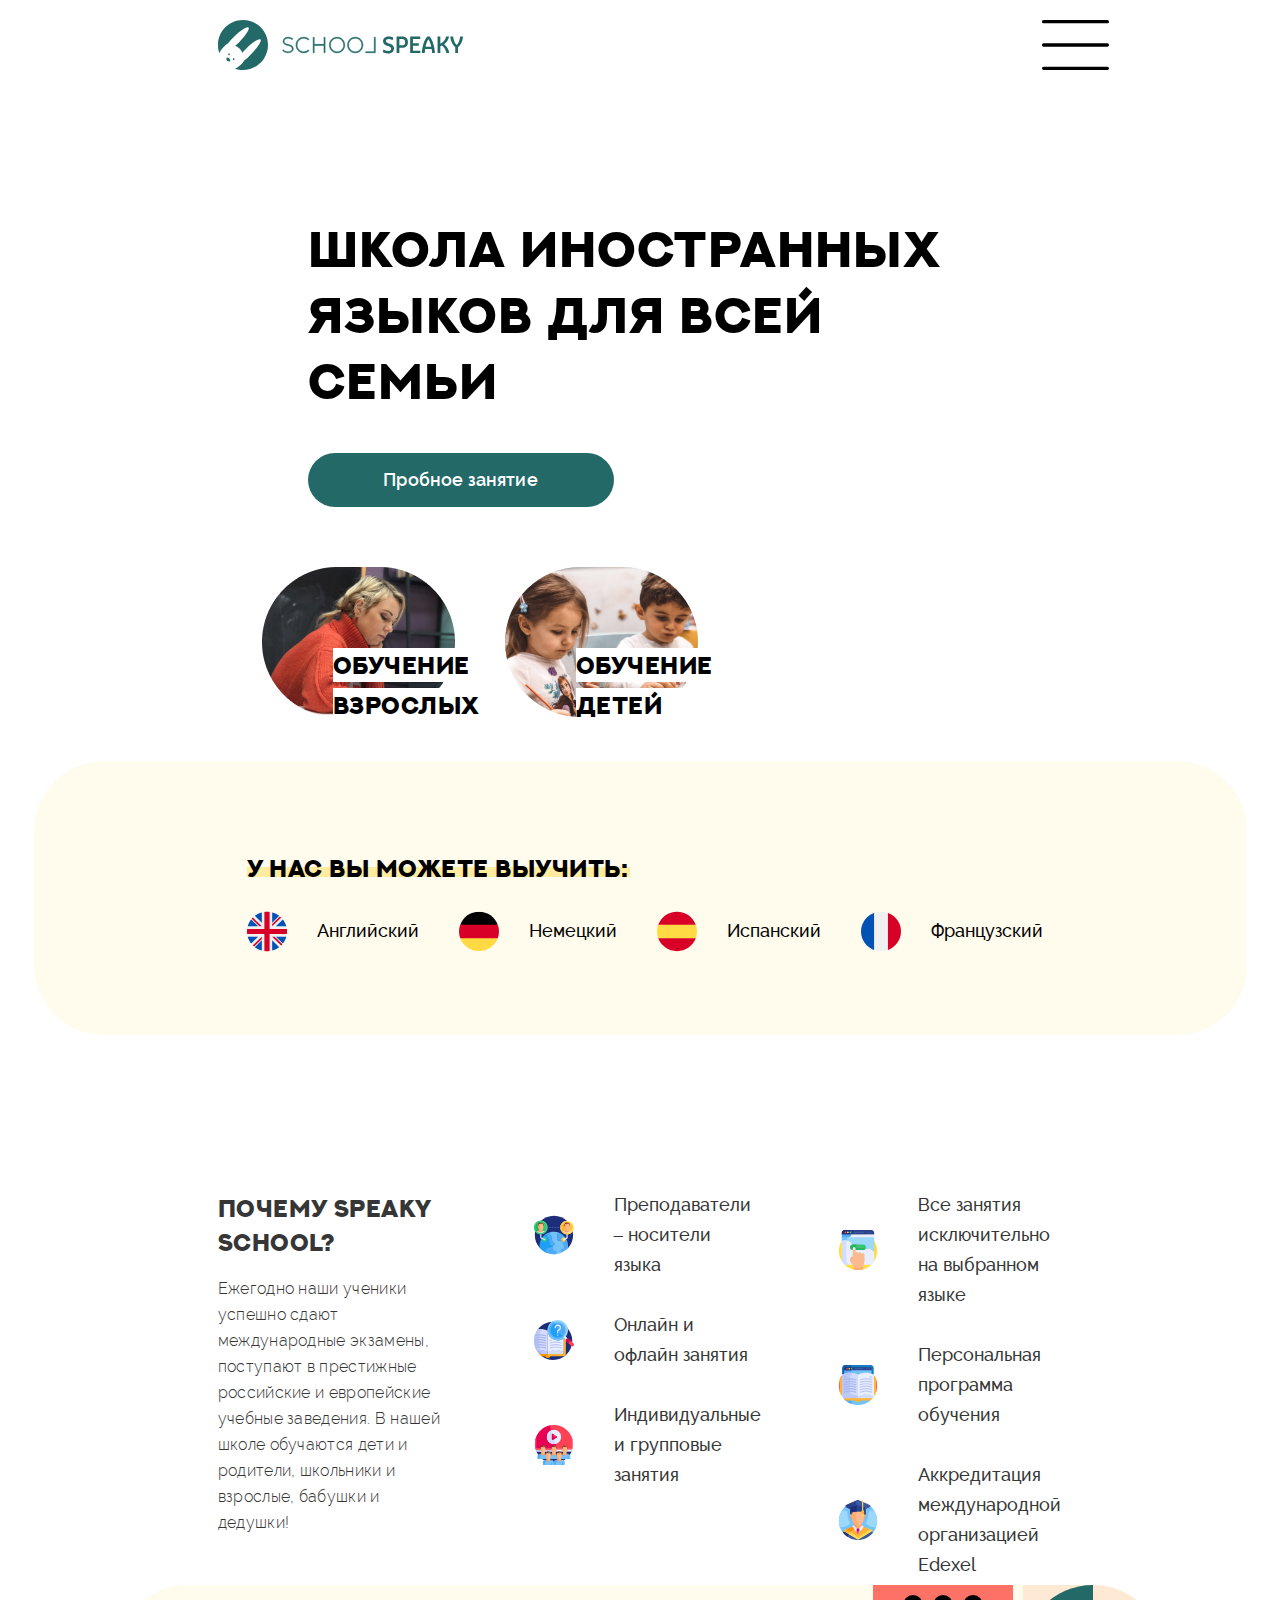
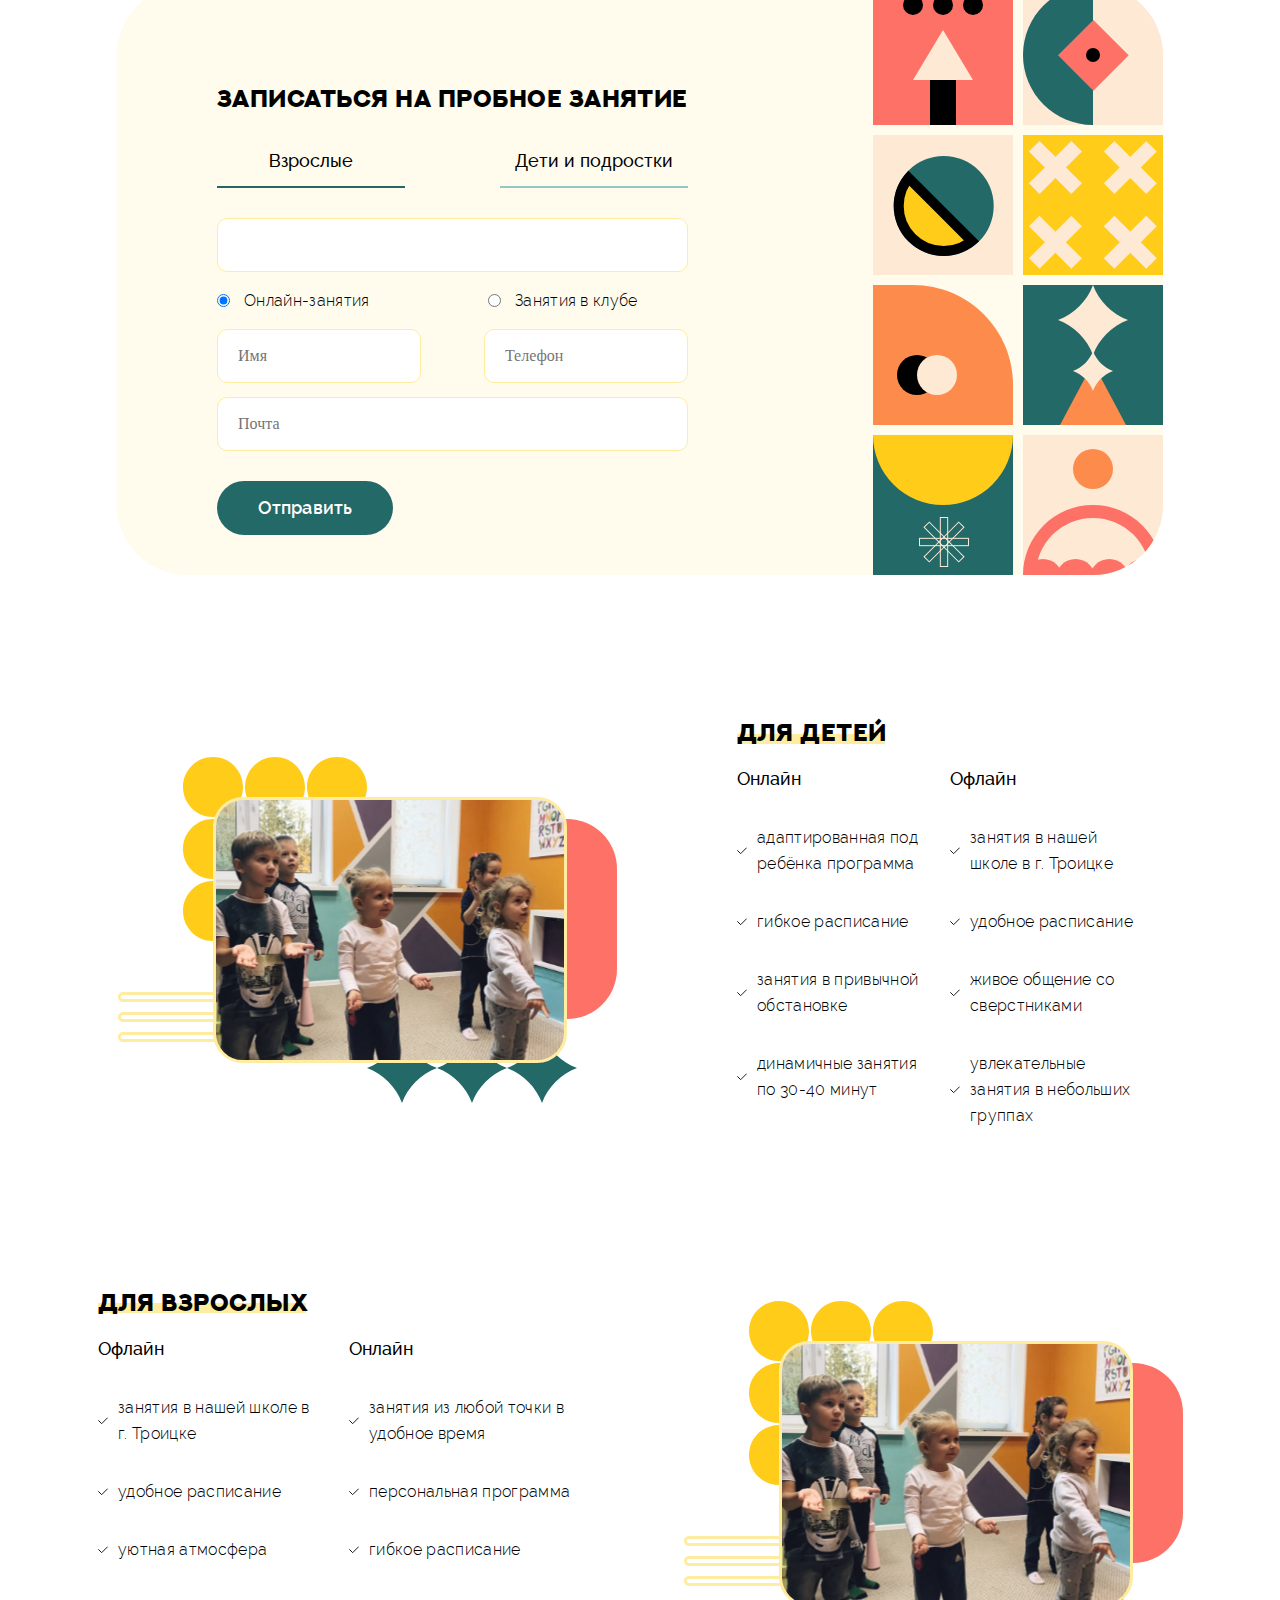
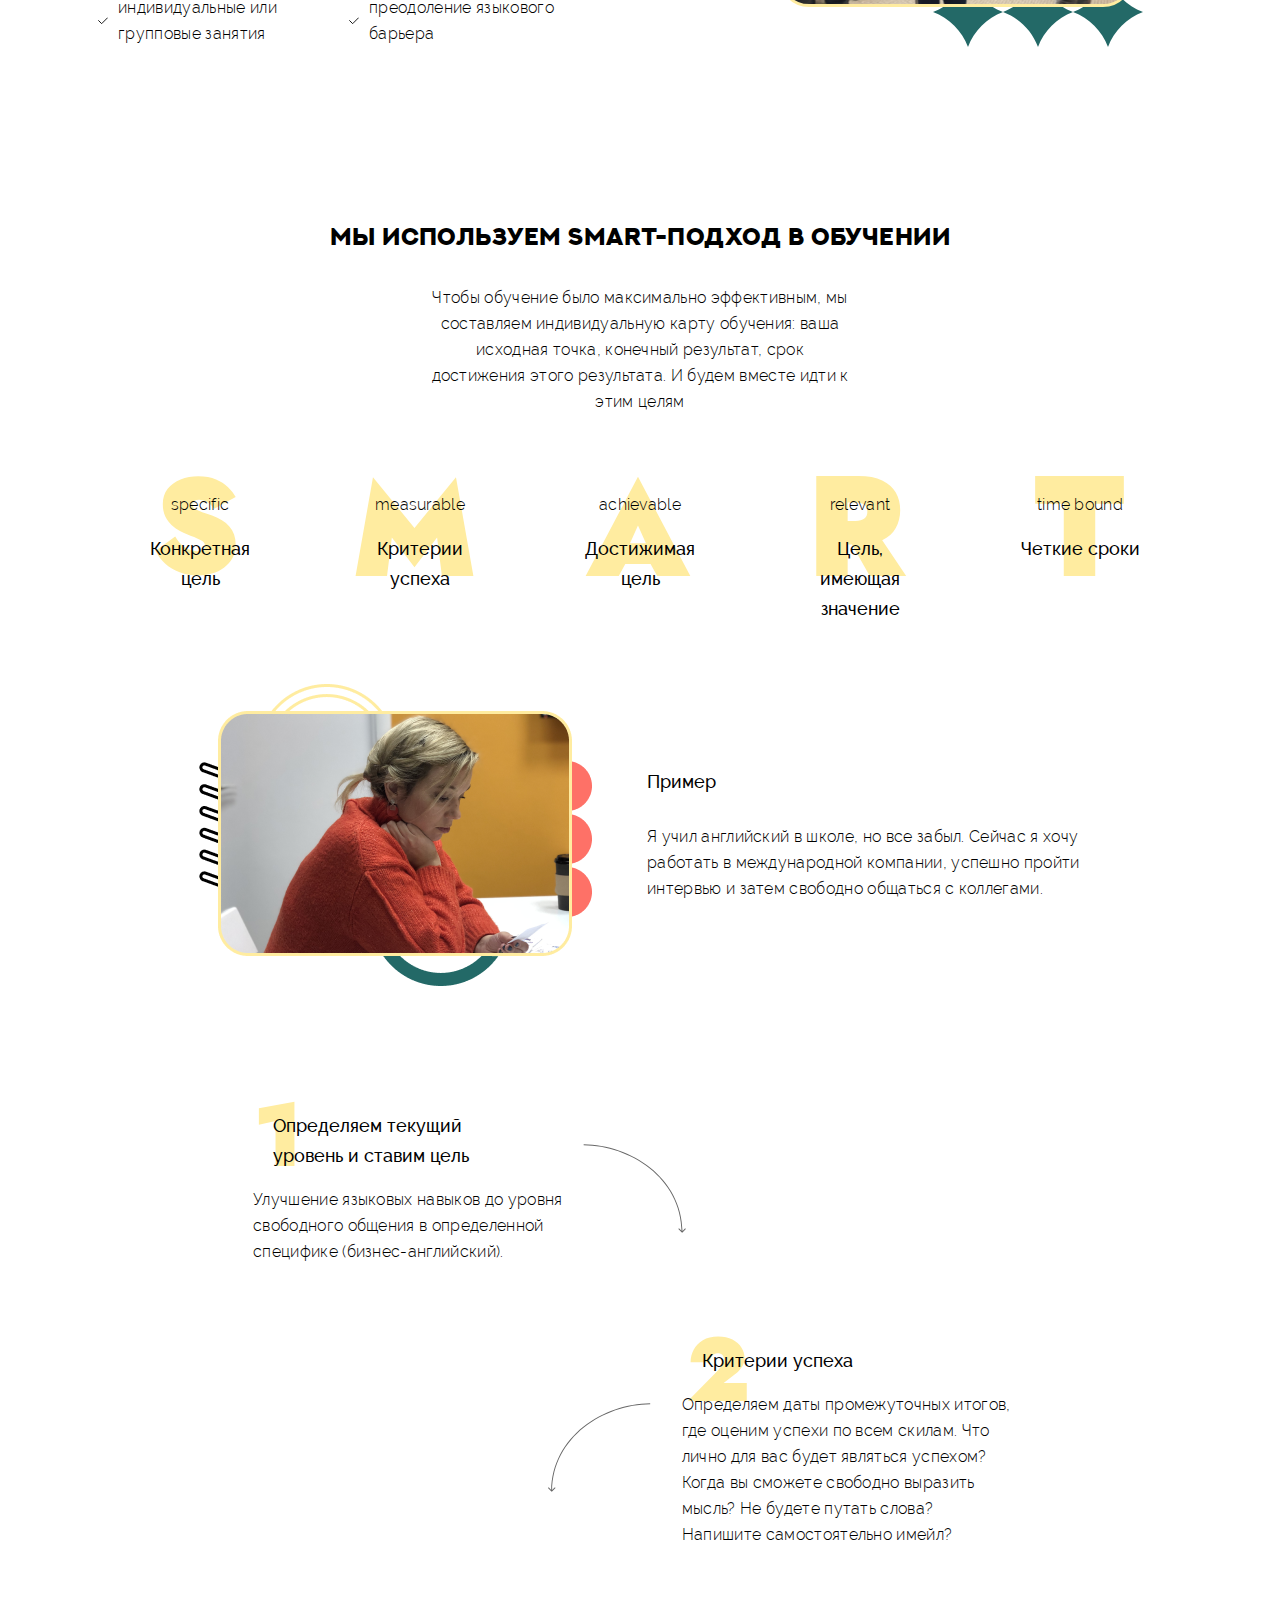
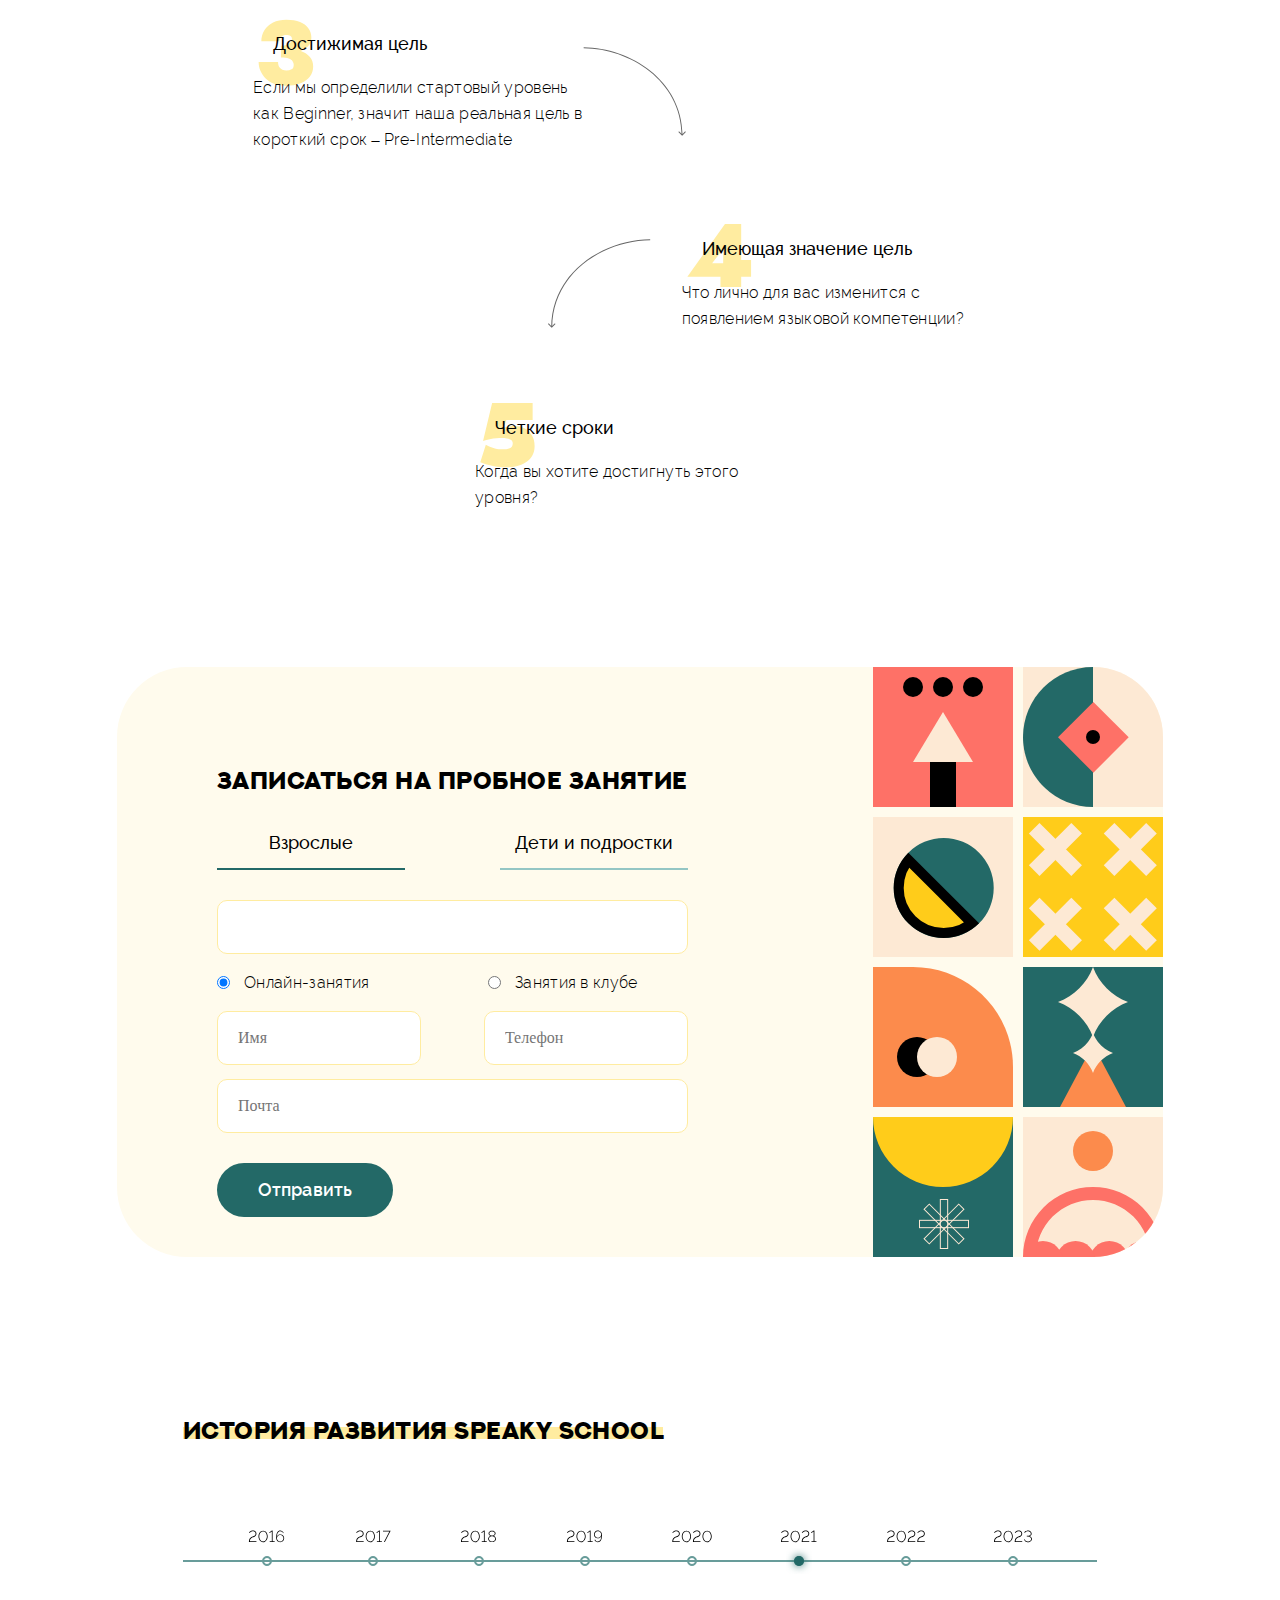
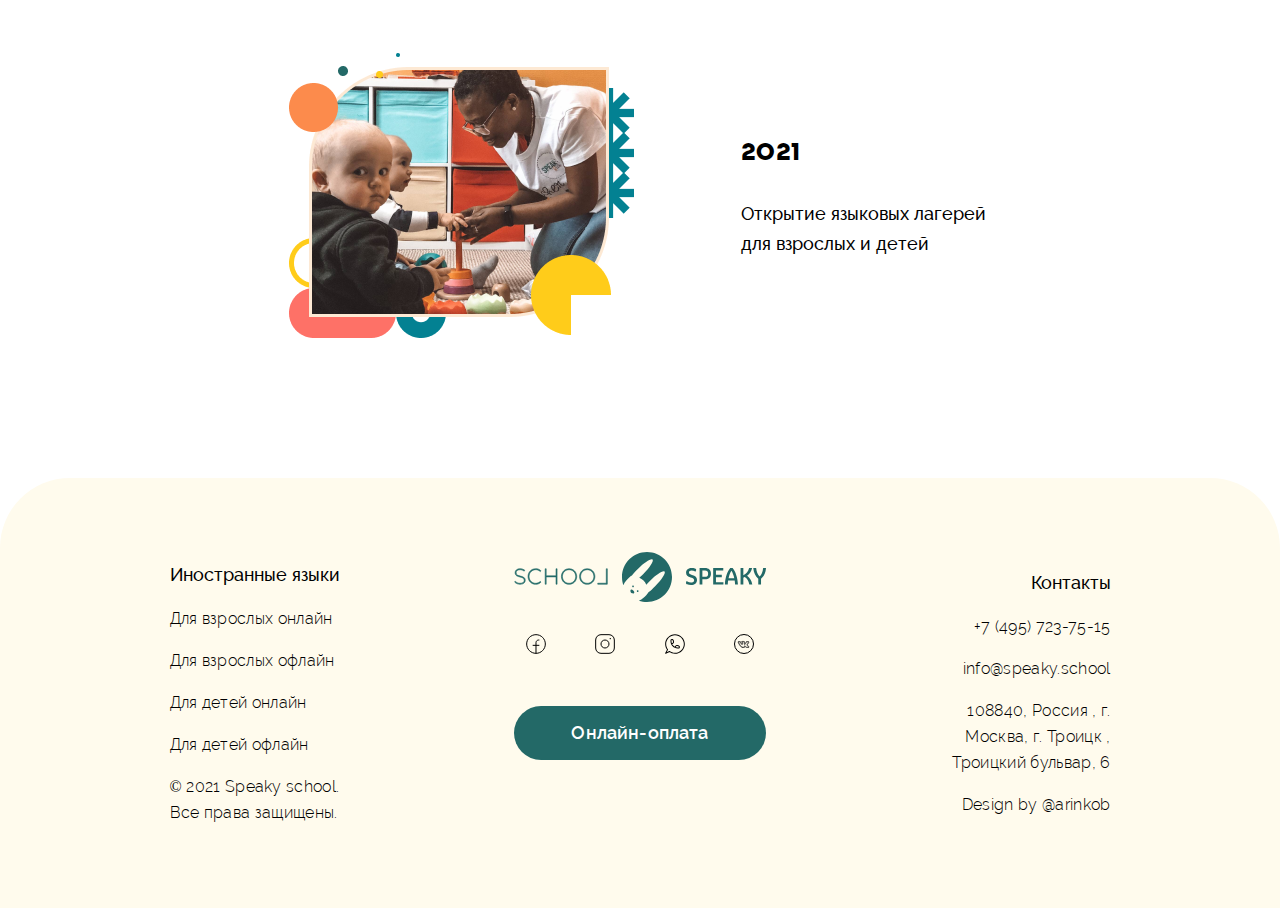
<file: index.html>
<!DOCTYPE html>
<html lang="en">
<head>
    <meta charset="UTF-8">
    <meta http-equiv="X-UA-Compatible" content="IE=edge">
    <meta name="viewport" content="width=device-width, initial-scale=1.0">
    <title>Speaky School</title>
    <link rel="stylesheet" href="css/normalize.css">
    <link rel="stylesheet" href="css/style.css">
    <link rel="stylesheet" href="css/header.css">
    <link rel="stylesheet" href="css/unit_1.css">
    <link rel="stylesheet" href="css/unit_2.css">
    <link rel="stylesheet" href="css/unit_3.css">
    <link rel="stylesheet" href="css/unit_4.css">
    <link rel="stylesheet" href="css/unit_5.css">
    <link rel="stylesheet" href="css/unit_6.css">
    <link rel="stylesheet" href="css/unit_7.css">
    <link rel="stylesheet" href="css/unit_8.css">
    <link rel="stylesheet" href="css/unit_9.css">
    <link rel="stylesheet" href="css/unit_10.css">
    <link rel="stylesheet" href="css/footer.css">
    <link rel="stylesheet" href="fonts/nextart/nextart.css">
    <link rel="stylesheet" href="fonts/raleway/raleway.css">
    <script src="https://ajax.googleapis.com/ajax/libs/jquery/3.6.0/jquery.min.js"></script>  
</head>
<body>
    <header>
        <div class="left_header">
            <div class="header_logo">
                <img src="img/logoes/logo_header.svg" style="margin-right: 14px;">
                <img src="img/logoes/logo_school.svg" style="margin-right: 7px;">
                <img src="img/logoes/logo_speaky.svg">
            </div>
            <div class="study_menu">
                <div class="teens">
                    <div>Обучение детей</div>
                    <img src="img/symbols/down-small.svg" style="width: 17px;">
                </div>
                <div class="olds">Обучение взрослых</div>
            </div>
        </div>
        <div class="right_header">
            <img src="img/icons/facebook.svg" style="margin-right: 24px;">
            <img src="img/icons/inst.svg" style="margin-right: 24px;">
            <img src="img/icons/whatsup.svg" style="margin-right: 12px;">
            <img src="img/icons/vk.svg" style="width: 44px;">
            <img src="img/icons/phone.svg" style="width: 44px;">
        </div>
        <div class="burger">
            <img src="img/symbols/001.svg">
        </div>
    </header>
    <div class="unit_1">
        <div class="unit">
            <div class="left">
                <div class="big_text">
                    ШКОЛА ИНОСТРАННЫХ ЯЗЫКОВ ДЛЯ ВСЕЙ СЕМЬИ
                </div>
                <div class="button_trial_lesson">
                    Пробное занятие
                </div>
            </div>
            <img src="img/images/illustration1.svg">
        </div>
    </div>
    <div class="unit_2">
        <div class="unit">
            <div class="left">
                <img src="img/images/Rectangle 151.png">
                <h1 class="text">
                    обучение
                </h1>
                <h1 class="text" style="top: 105px;">
                    взрослых
                </h1>
            </div>
            <div class="right">
                <img src="img/images/childrens.svg">
                <h1 class="text">
                    обучение
                </h1>
                <h1 class="text" style="top: 105px;">
                    детей
                </h1>
            </div>
        </div>
    </div>
    <div class="unit_3">
        <div class="unit">
            <div class="maintext">
                <div class="rectangle"></div>
                <h1 class="text">У нас вы можете выучить:</h1>
            </div>
            <div class="languages">
                <div class="eng">
                    <img src="img/icons/uk.svg">
                    <h2 class="lang_text">Английский</h2>
                </div>
                <div class="ger">
                    <img src="img/icons/germany.svg">
                    <h2 class="lang_text">Немецкий</h2>
                </div>
                <div class="span">
                    <img src="img/icons/spain.svg">
                    <h2 class="lang_text">Испанский</h2>
                </div>
                <div class="fr">
                    <img src="img/icons/france.svg">
                    <h2 class="lang_text">Французский</h2>
                </div>
            </div>
        </div>
    </div>
    <div class="unit_4">
        <div class="left">
            <div class="maintext">
                <div class="rectangle"></div>
                <h1 class="text">Почему Speaky School?</h1>
            </div>
            <div>
                Ежегодно наши ученики успешно сдают международные экзамены, поступают в престижные российские и европейские учебные заведения. 
                В нашей школе обучаются дети и родители, школьники и взрослые, бабушки и дедушки!
            </div>
        </div>
        <div class="middle">
            <div class="first">
                <img src="img/icons/015-connection.svg">
                <h2>Преподаватели – носители языка</h2>
            </div>
            <div class="second">
                <img src="img/icons/026-search.svg">
                <h2>Онлайн и офлайн занятия</h2>
            </div>
            <div class="third">
                <img src="img/icons/022-wenibar.svg">
                <h2>Индивидуальные и групповые занятия</h2>
            </div>
        </div>
        <div class="right">
            <div class="first">
                <img src="img/icons/019-website.svg">
                <h2>Все занятия исключительно на выбранном языке</h2>
            </div>
            <div class="second">
                <img src="img/icons/040-online.svg">
                <h2>Персональная программа обучения</h2>
            </div>
            <div class="third">
                <img src="img/icons/012-graduate.svg">
                <h2>Аккредитация международной организацией Edexel</h2>
            </div>
        </div>
    </div>
    <div class="unit_5">
        <div class="unit">
            <div class="form">
                <h1 class="header">Записаться на пробное занятие</h1>
                <div class="age">
                    <div class="old_5">
                        <h2>Взрослые</h2>
                        <div id="line_old_5"></div>
                    </div>
                    <div class="kid_5">
                        <h2>Дети и подростки</h2>
                        <div id="line_kid_5"></div>
                    </div>
                </div>
                <input list="languages" class="languages_list">
                <div class="type">
                    <div class="online">
                        <input type="radio" name="type_5" id="cb_online" checked>
                        <h3>Онлайн-занятия</h3>
                    </div>
                    <div class="offline">
                        <input type="radio" name="type_5" id="cb_offline">
                        <h3>Занятия в клубе</h3>
                    </div>
                </div>
                <div class="name_phone">
                    <input type="text" placeholder="Имя">
                    <input type="text" placeholder="Телефон">
                </div>
                <input type="email" class="input_email" placeholder="Почта">
                <div id="button_sendForm">
                    Отправить
                </div>
            </div>
            <img class="img_form1" src="img/images/illustration2.svg">
            <img class="img_form2" src="img/images/101.svg">
        </div>
    </div>
    <div class="unit_6">
        <div class="unit">
            <img class="illustration" src="img/images/illustration_unit_6.svg">
            <div class="for_kids">
                <div class="caption">Для детей</div>
                <div class="rectangle"></div>
                <div class="columns">
                    <div class="column">
                        <h2 class="name">Онлайн</h2>
                        <div class="lines">
                            <div class="line">
                                <img src="img/symbols/Vector.svg">
                                <h3>адаптированная под ребёнка программа</h3>
                            </div>
                            <div class="line">
                                <img src="img/symbols/Vector.svg">
                                <h3>гибкое расписание</h3>
                            </div>
                            <div class="line">
                                <img src="img/symbols/Vector.svg">
                                <h3>занятия в привычной обстановке</h3>
                            </div>
                            <div class="line">
                                <img src="img/symbols/Vector.svg">
                                <h3>динамичные занятия по 30-40 минут</h3>
                            </div>
                        </div>
                    </div>
                    <div class="column">
                        <h2 class="name">Офлайн</h2>
                        <div class="lines">
                            <div class="line">
                                <img src="img/symbols/Vector.svg">
                                <h3>занятия в нашей школе в г. Троицке</h3>
                            </div>
                            <div class="line">
                                <img src="img/symbols/Vector.svg">
                                <h3>удобное расписание</h3>
                            </div>
                            <div class="line">
                                <img src="img/symbols/Vector.svg">
                                <h3>живое общение со сверстниками</h3>
                            </div>
                            <div class="line">
                                <img src="img/symbols/Vector.svg">
                                <h3>увлекательные занятия в небольших группах</h3>
                            </div>
                        </div>
                    </div>
                </div>
            </div>
        </div>
    </div>
    <div class="unit_7">
        <div class="unit">
            <img class="illustration_adapt" src="img/images/illustration_unit_6.svg">
            <div class="for_kids">
                <div class="caption">Для взрослых</div>
                <div class="rectangle"></div>
                <div class="columns">
                    <div class="column">
                        <h2 class="name">Офлайн</h2>
                        <div class="lines">
                            <div class="line">
                                <img src="img/symbols/Vector.svg">
                                <h3>занятия в нашей школе в г. Троицке</h3>
                            </div>
                            <div class="line">
                                <img src="img/symbols/Vector.svg">
                                <h3>удобное расписание</h3>
                            </div>
                            <div class="line">
                                <img src="img/symbols/Vector.svg">
                                <h3>уютная атмосфера</h3>
                            </div>
                            <div class="line">
                                <img src="img/symbols/Vector.svg">
                                <h3>индивидуальные или групповые занятия</h3>
                            </div>
                        </div>
                    </div>
                    <div class="column">
                        <h2 class="name">Онлайн</h2>
                        <div class="lines">
                            <div class="line">
                                <img src="img/symbols/Vector.svg">
                                <h3>занятия из любой точки в удобное время</h3>
                            </div>
                            <div class="line">
                                <img src="img/symbols/Vector.svg">
                                <h3>персональная программа</h3>
                            </div>
                            <div class="line">
                                <img src="img/symbols/Vector.svg">
                                <h3>гибкое расписание</h3>
                            </div>
                            <div class="line">
                                <img src="img/symbols/Vector.svg">
                                <h3>преодоление языкового барьера</h3>
                            </div>
                        </div>
                    </div>
                </div>
            </div>
            <img class="illustration" src="img/images/illustration_unit_6.svg">
        </div>
    </div>
    <div class="unit_8">
        <div class="unit">
            <h1>Мы используем SMART-подход в обучении</h1>
            <h3 class="topic">Чтобы обучение было максимально эффективным, мы составляем индивидуальную карту обучения: ваша исходная точка, конечный результат, срок достижения этого результата. И будем вместе идти к этим целям</h3>
            <div class="smart">
                <div>
                    <img src="img/symbols/S.svg" style="left: 20px">
                    <h3>specific</h3>
                    <h2>Конкретная цель</h2>
                </div>
                <div>
                    <img src="img/symbols/M.svg">
                    <h3>measurable</h3>
                    <h2>Критерии успеха</h2>
                </div>
                <div>
                    <img src="img/symbols/A.svg" style="left: 10px">
                    <h3>achievable</h3>
                    <h2>Достижимая цель</h2>
                </div>
                <div>
                    <img src="img/symbols/R.svg" style="left: 20px">
                    <h3>relevant</h3>
                    <h2>Цель, имеющая значение</h2>
                </div>
                <div>
                    <img src="img/symbols/T.svg" style="left: 20px">
                    <h3>time bound</h3>
                    <h2>Четкие сроки</h2>
                </div>
            </div>
            <div class="example">
                <img src="img/images/композиция с фото.png">
                <div class="text">
                    <h2>Пример</h2>
                    <h3>Я учил английский в школе, но все забыл. Сейчас я хочу работать в международной компании, успешно пройти интервью и затем свободно общаться с коллегами. </h3>
                </div>
            </div>
            <div class="steps">
                <div class="step">
                    <div>
                        <h2>Определяем текущий уровень и ставим цель</h2>
                        <h3>Улучшение языковых навыков до уровня свободного общения в определенной специфике (бизнес-английский).</h3>
                        <img src="img/symbols/1.svg">
                    </div>
                    <img src="img/symbols/Arrow-right.svg" class="right">
                </div>
                <div class="step">
                    <img src="img/symbols/Arrow-left.svg" class="left">
                    <div>
                        <h2>Критерии успеха</h2>
                        <h3>Определяем даты промежуточных итогов, где оценим успехи по всем скилам. Что лично для вас будет являться успехом? Когда вы сможете свободно выразить мысль? Не будете путать слова? Напишите самостоятельно имейл?</h3>
                        <img src="img/symbols/2.svg">
                    </div>
                </div>
                <div class="step">
                    <div>
                        <h2>Достижимая цель</h2>
                        <h3>Если мы определили стартовый уровень как Beginner, значит наша реальная цель в короткий срок – Pre-Intermediate
                        </h3>
                        <img src="img/symbols/3.svg">
                    </div>
                    <img src="img/symbols/Arrow-right.svg" class="right">
                </div>
                <div class="step">
                    <img src="img/symbols/Arrow-left.svg" class="left">
                    <div>
                        <h2>Имеющая значение цель</h2>
                        <h3>Что лично для вас изменится с появлением языковой компетенции?
                        </h3>
                        <img src="img/symbols/4.svg">
                    </div>
                </div>
                <div class="step step5">
                    <div>
                        <h2>Четкие сроки</h2>
                        <h3>Когда вы хотите достигнуть этого уровня? 
                        </h3>
                        <img src="img/symbols/5.svg">
                    </div>
                </div>
            </div>
        </div>
    </div>
    <div class="unit_9">
        <div class="unit">
            <div class="form">
                <h1 class="header">Записаться на пробное занятие</h1>
                <div class="age">
                    <div class="old_9">
                        <h2>Взрослые</h2>
                        <div id="line_old_9"></div>
                    </div>
                    <div class="kid_9">
                        <h2>Дети и подростки</h2>
                        <div id="line_kid_9"></div>
                    </div>
                </div>
                <input list="languages" class="languages_list">
                <div class="type">
                    <div class="online">
                        <input type="radio" name="type_9" id="cb_online" checked>
                        <h3>Онлайн-занятия</h3>
                    </div>
                    <div class="offline">
                        <input type="radio" name="type_9" id="cb_offline">
                        <h3>Занятия в клубе</h3>
                    </div>
                </div>
                <div class="name_phone">
                    <input type="text" placeholder="Имя">
                    <input type="text" placeholder="Телефон">
                </div>
                <input type="email" class="input_email" placeholder="Почта">
                <div id="button_sendForm">
                    Отправить
                </div>
            </div>
            <img class="img_form1" src="img/images/illustration2.svg">
            <img class="img_form2" src="img/images/101.svg">
        </div>
    </div>
    <div class="unit_10">
        <div class="unit">
            <h1>
                История развития Speaky school
            </h1>
            <div class="rectangle"></div>
            <img class="timeline" src="img/images/временная лента.svg">
            <div class="composition_history">
                <img src="img/images/composition with photo.png">
                <div>
                    <h1>2021</h1>
                    <h2>Открытие языковых лагерей для взрослых и детей</h2>
                </div>
            </div>
        </div>
    </div>
    <div class="footer">
        <div class="left">
            <h2>Иностранные языки</h2>
            <h3>Для взрослых онлайн</h3>
            <h3>Для взрослых офлайн</h3>
            <h3>Для детей онлайн</h3>
            <h3>Для детей офлайн</h3>
            <h3>© 2021 Speaky school. Все права защищены.
            </h3>
        </div>
        <div class="center">
            <div class="logo">
                <img src="img/logoes/logo_school.svg" style="margin-right: 14px;">
                <img src="img/logoes/logo_header.svg" style="margin-right: 14px;">
                <img src="img/logoes/logo_speaky.svg">
            </div>
            <div class="networks">
                <img src="img/icons/facebook.svg" style="margin: 12px;">
                <img src="img/icons/inst.svg" style="margin: 12px;">
                <img src="img/icons/whatsup.svg" style="margin: 12px;">
                <img src="img/icons/vk.svg" style="width: 44px;">
            </div>
            <div class="button">
                Онлайн-оплата
            </div>
        </div>
        <div class="left2">
            <h2>Иностранные языки</h2>
            <h3>Для взрослых онлайн</h3>
            <h3>Для взрослых офлайн</h3>
            <h3>Для детей онлайн</h3>
            <h3>Для детей офлайн</h3>
            <h3>© 2021 Speaky school. Все права защищены.
            </h3>
        </div>
        <div class="right">
            <h2>Контакты</h2>
            <h3>+7 (495) 723-75-15</h3>
            <h3>info@speaky.school</h3>
            <h3>108840, Россия
                , г. Москва, г. Троицк
                , Троицкий бульвар, 6</h3>
            <h3>Design by @arinkob
            </h3>
        </div>
    </div>
    <script src="js/unit_5.js"></script>
    <script src="js/unit_9.js"></script>
</body>
</html>
<datalist id="languages">
    <option value="Английский"></option>
    <option value="Немецкий"></option>
    <option value="Испанский"></option>
    <option value="Французский"></option>
</datalist>
</file>
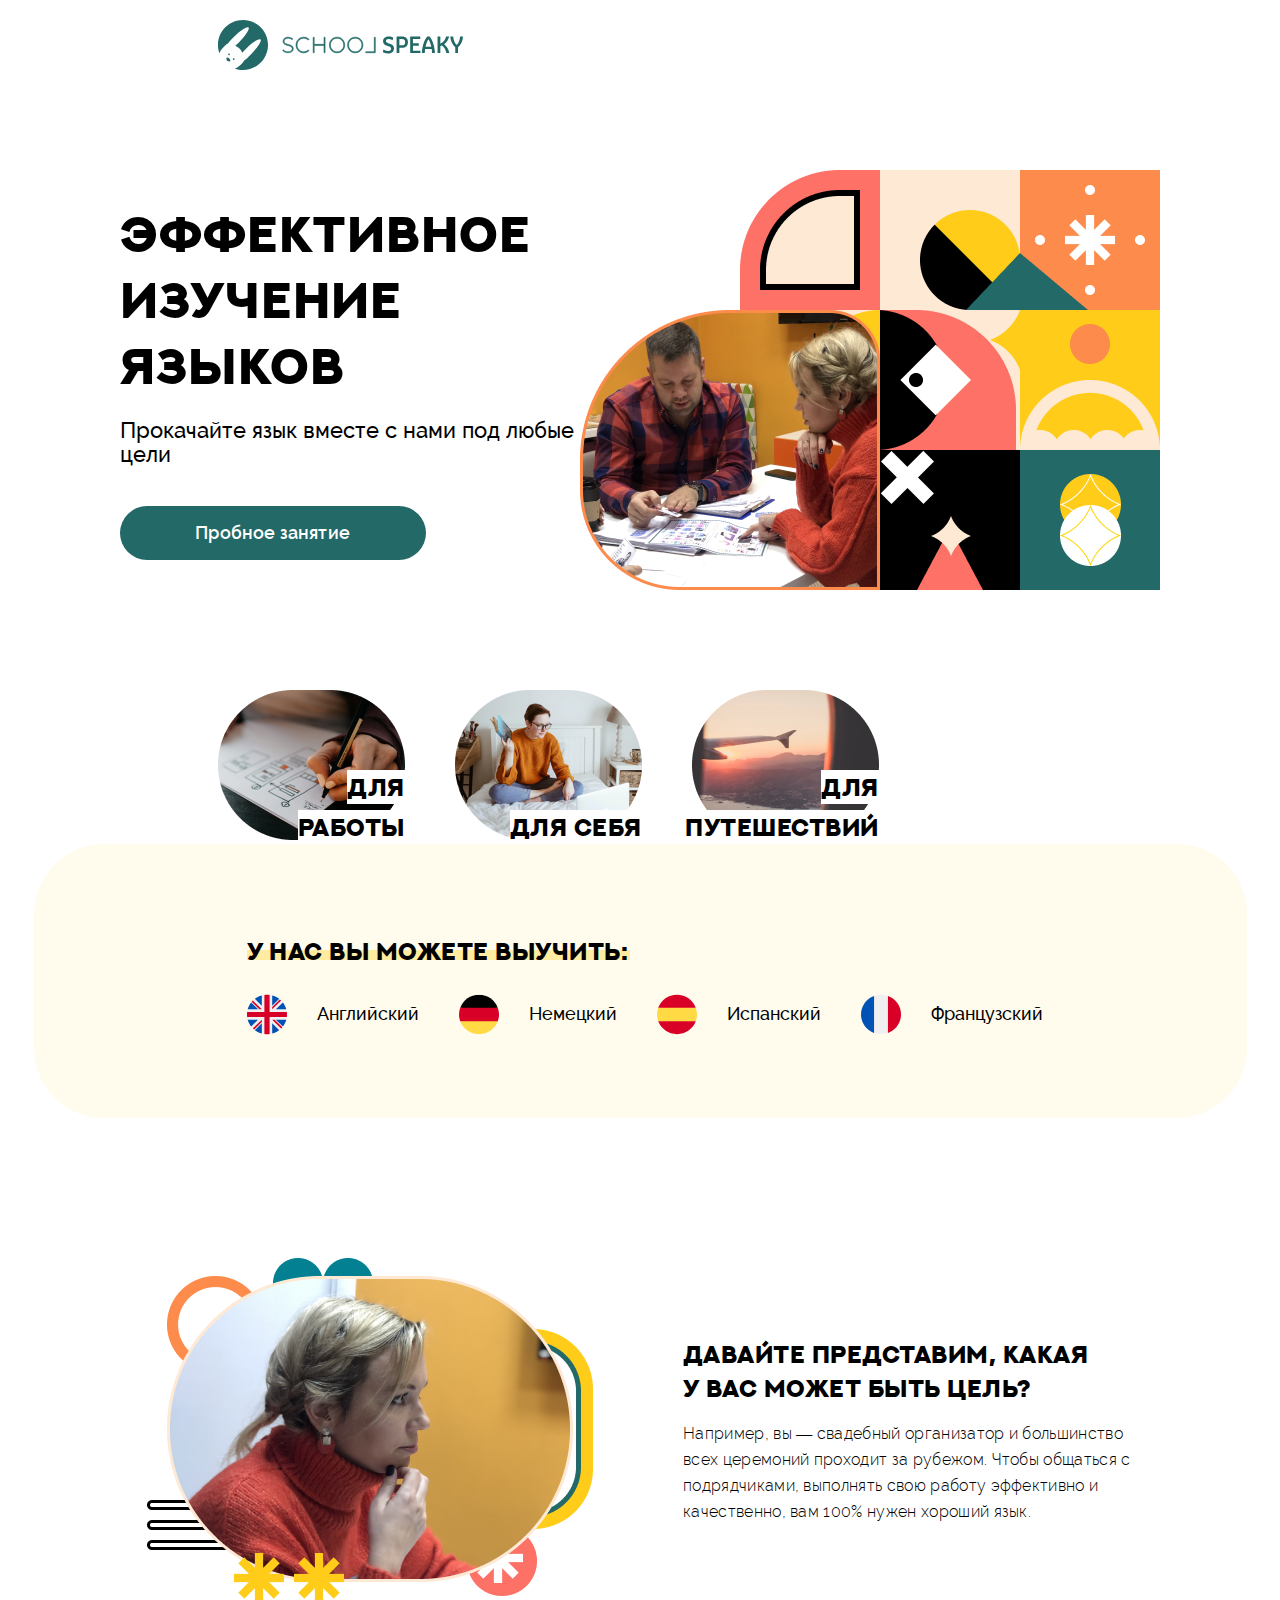
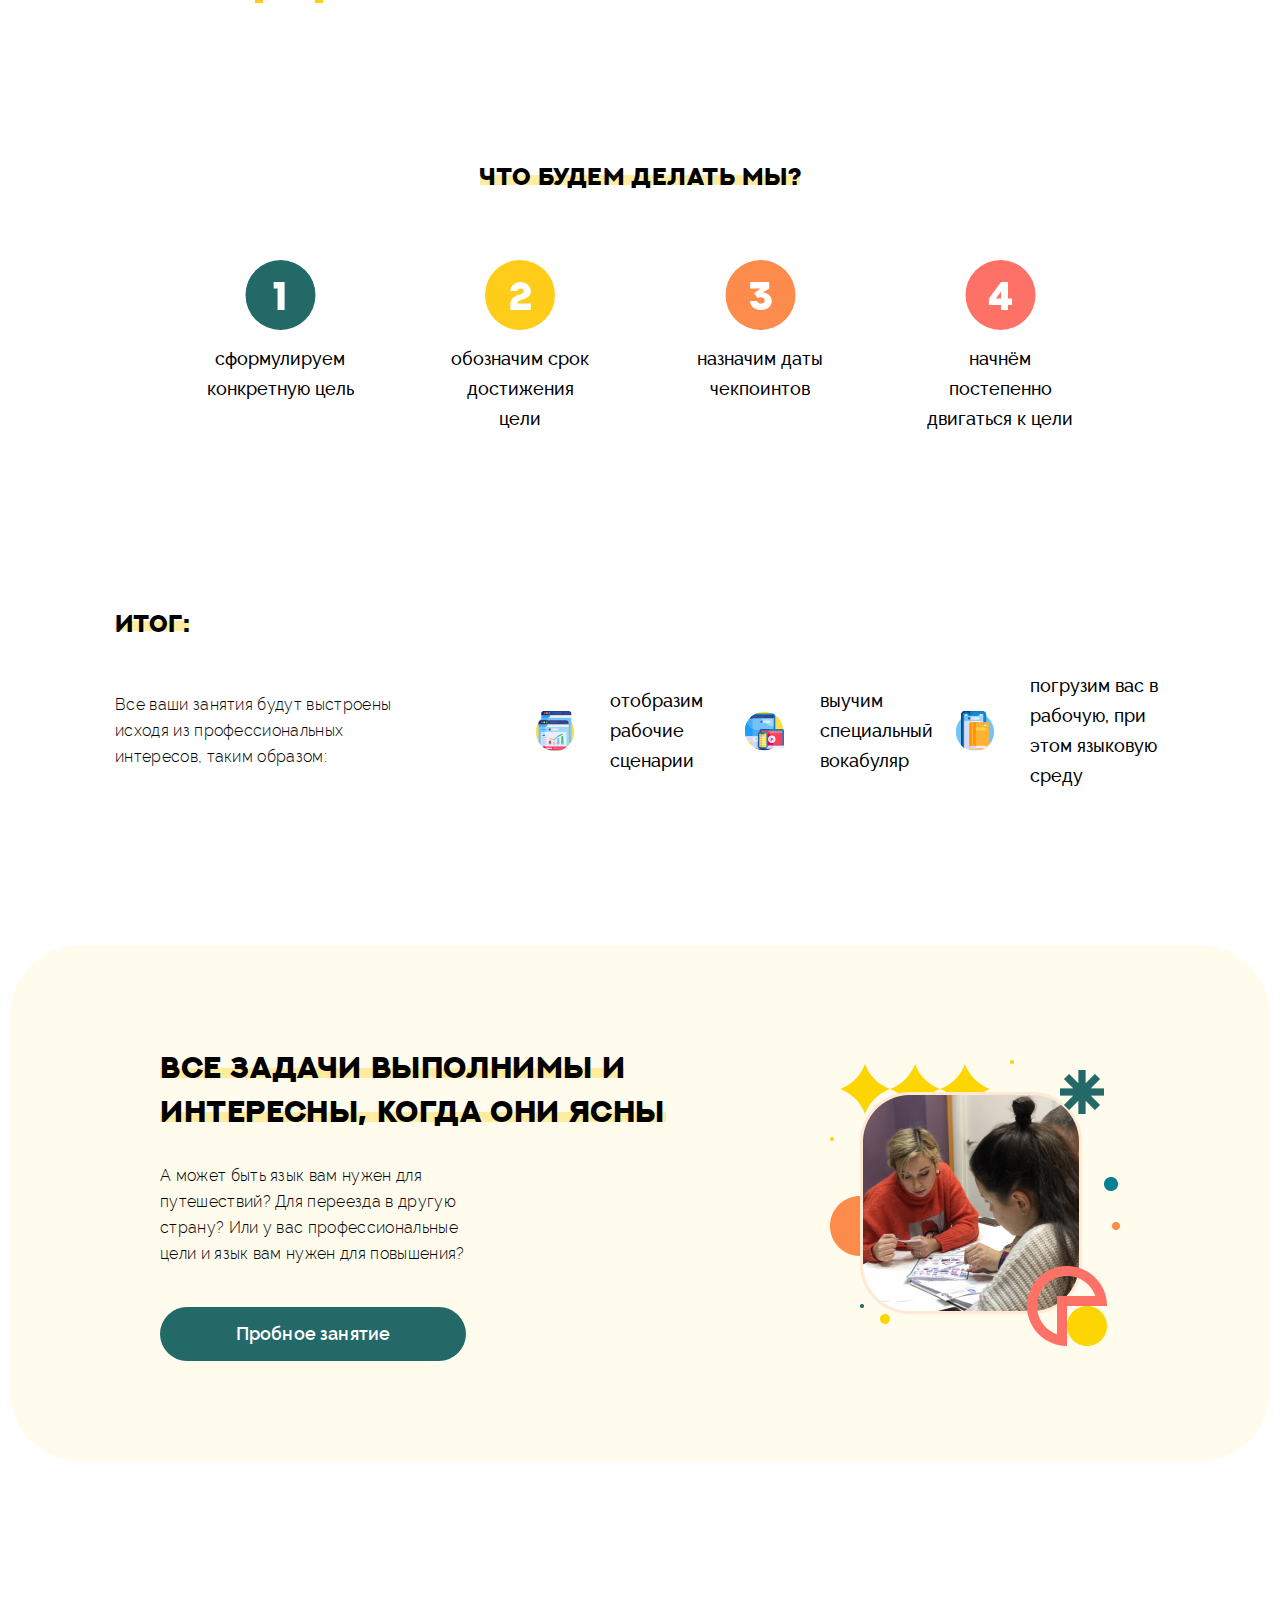
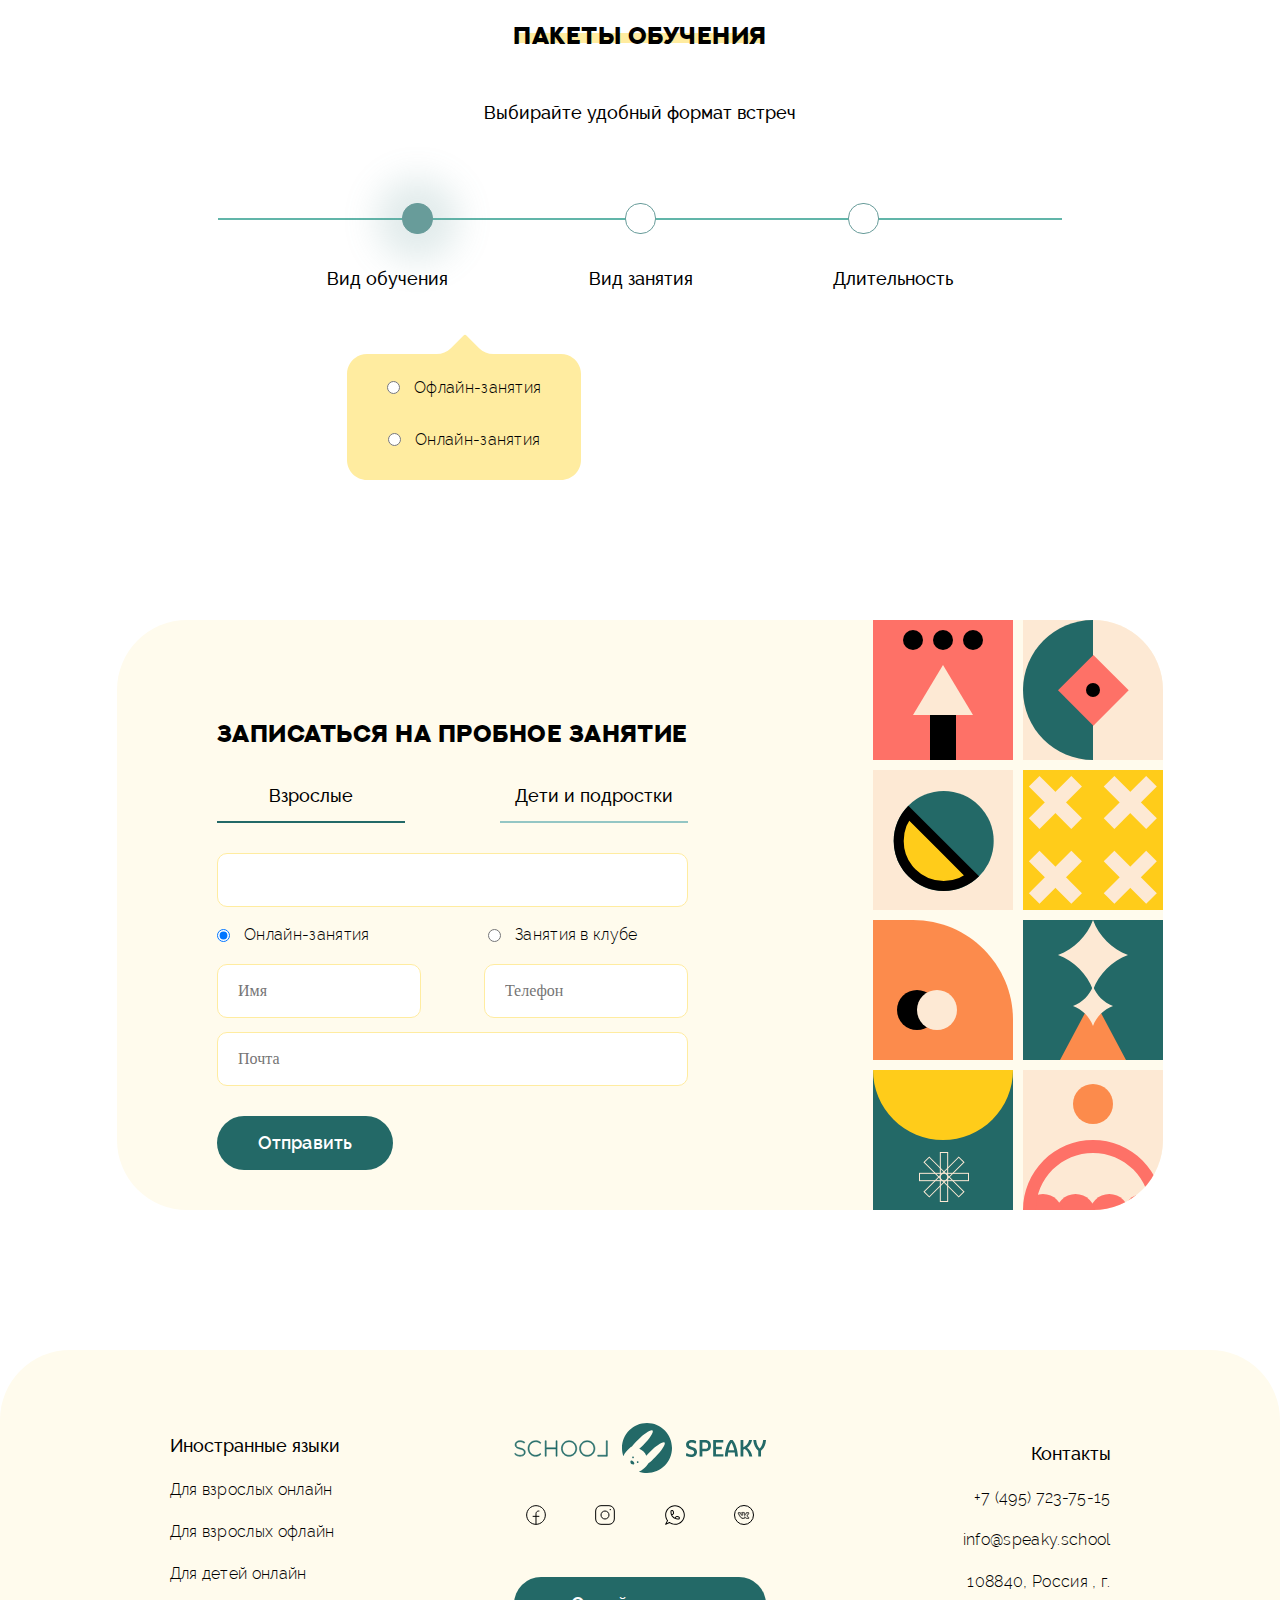
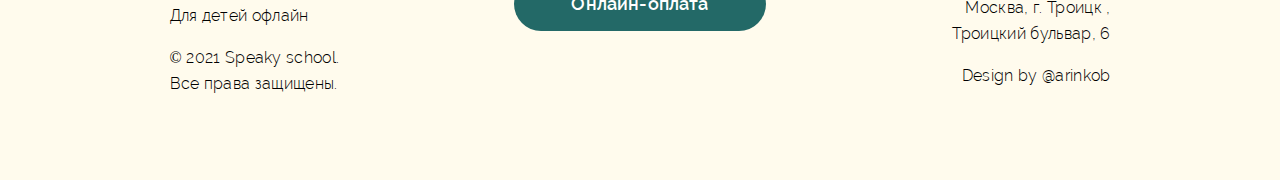
<file: source/for_olds.html>
<!DOCTYPE html>
<html lang="en">
<head>
    <meta charset="UTF-8">
    <meta http-equiv="X-UA-Compatible" content="IE=edge">
    <meta name="viewport" content="width=device-width, initial-scale=1.0">
    <title>Speaky School</title>
    <link rel="stylesheet" href="../css/normalize.css">
    <link rel="stylesheet" href="../css/style.css">
    <link rel="stylesheet" href="../css/header.css">
    <link rel="stylesheet" href="../css/unit_1.css">
    <link rel="stylesheet" href="../css/unit_2.css">
    <link rel="stylesheet" href="../css/unit_3.css">
    <link rel="stylesheet" href="../css/unit_9.css">
    <link rel="stylesheet" href="../css/unit_10.css">
    <link rel="stylesheet" href="../css/footer.css">
    <link rel="stylesheet" href="../css/olds.css">
    <link rel="stylesheet" href="../fonts/nextart/nextart.css">
    <link rel="stylesheet" href="../fonts/raleway/raleway.css">
    <script src="https://ajax.googleapis.com/ajax/libs/jquery/3.6.0/jquery.min.js"></script>  
</head>
<body>
    <header>
        <div class="left_header">
            <div class="header_logo">
                <img src="../img/logoes/logo_header.svg" style="margin-right: 14px;">
                <img src="../img/logoes/logo_school.svg" style="margin-right: 7px;">
                <img src="../img/logoes/logo_speaky.svg">
            </div>
            <div class="study_menu">
                <div class="teens">
                    <div>Обучение детей</div>
                    <img src="../img/symbols/down-small.svg" style="width: 17px;">
                </div>
                <div class="olds">Обучение взрослых</div>
            </div>
        </div>
        <div class="right_header">
            <img src="../img/icons/facebook.svg" style="margin-right: 24px;">
            <img src="../img/icons/inst.svg" style="margin-right: 24px;">
            <img src="../img/icons/whatsup.svg" style="margin-right: 12px;">
            <img src="../img/icons/vk.svg" style="width: 44px;">
            <img src="../img/icons/phone.svg" style="width: 44px;">
        </div>
    </header>
    <div class="unit_1">
        <div class="left">
            <div class="big_text">
                ЭФФЕКТИВНОЕ ИЗУЧЕНИЕ ЯЗЫКОВ
            </div>
            <div class="small_text">
                Прокачайте язык вместе с нами под любые цели
            </div>
            <div class="button_trial_lesson">
                Пробное занятие
            </div>
        </div>
        <img src="../img/images/400.png">
    </div>
    <div class="unit_2">
        <div class="left">
            <img src="../img/images/401.png">
            <h1 class="text" style="bottom: 40px;">
                для
            </h1>
            <h1 class="text">
                работы
            </h1>
        </div>
        <div class="middle">
            <img src="../img/images/402.png">
            <h1 class="text" >
                для себя
            </h1>
        </div>
        <div class="right">
            <img src="../img/images/403.png">
            <h1 class="text" style="bottom: 40px;">
                для
            </h1>
            <h1 class="text">
                путешествий
            </h1>
        </div>
    </div>
    <div class="unit_3">
        <div class="unit">
            <div class="maintext">
                <div class="rectangle"></div>
                <h1 class="text">У нас вы можете выучить:</h1>
            </div>
            <div class="languages">
                <div class="eng">
                    <img src="../img/icons/uk.svg">
                    <h2 class="lang_text">Английский</h2>
                </div>
                <div class="ger">
                    <img src="../img/icons/germany.svg">
                    <h2 class="lang_text">Немецкий</h2>
                </div>
                <div class="span">
                    <img src="../img/icons/spain.svg">
                    <h2 class="lang_text">Испанский</h2>
                </div>
                <div class="fr">
                    <img src="../img/icons/france.svg">
                    <h2 class="lang_text">Французский</h2>
                </div>
            </div>
        </div>
    </div>
    <div class="unit_4">
        <div class="unit">
            <img src="../img/images/404.png">
            <div class="right">
                <h1>Давайте представим, какая у вас может быть цель?</h1>
                <h3>Например, вы — свадебный организатор и большинство всех церемоний проходит за рубежом. Чтобы общаться с подрядчиками, выполнять свою работу эффективно и качественно, вам 100% нужен хороший язык. </h3>
            </div>
        </div>
    </div>
    <div class="unit_5">
        <div class="unit">
            <h1>Что будем делать мы?</h1>
            <div class="rectangle"></div>
            <div class="tablet">
                <div class="col">
                    <img src="../img/symbols/405.svg">
                    <h2>сформулируем конкретную цель</h2>
                </div>
                <div class="col">
                    <img src="../img/symbols/406.svg">
                    <h2>обозначим срок достижения цели</h2>
                </div>
                <div class="col">
                    <img src="../img/symbols/407.svg">
                    <h2>назначим даты чекпоинтов</h2>
                </div>
                <div class="col">
                    <img src="../img/symbols/408.svg">
                    <h2>начнём постепенно двигаться к цели</h2>
                </div>
            </div>
        </div>
    </div>
    <div class="unit_6">
        <div class="unit">
            <h1>Итог:</h1>
            <div class="rectangle"></div>
            <div class="total">
                <h3>Все ваши занятия будут выстроены исходя из профессиональных интересов, таким образом:</h3>
                <div class="right">
                    <div class="col">
                        <img src="../img/icons/006-elearning.svg">
                        <h2>отобразим рабочие сценарии</h2>
                    </div>
                    <div class="col">
                        <img src="../img/icons/003-devices.svg">
                        <h2>выучим специальный вокабуляр</h2>
                    </div>
                    <div class="col">
                        <img src="../img/icons/030-ebook.svg">
                        <h2>погрузим вас в рабочую, при этом языковую среду</h2>
                    </div>
                </div>
            </div>
        </div>
    </div>
    <div class="unit_7">
        <div class="unit">
            <div class="left">
                <div class="big_text">Все задачи выполнимы и интересны, когда они ясны</div>
                <div class="rectangle" style="top: 23px; width: 464px;"></div>
                <div class="rectangle" style="top: 67px; width: 506px;"></div>
                <h3>А может быть язык вам нужен для путешествий? Для переезда в другую страну? Или у вас профессиональные цели и язык вам нужен для повышения? </h3>
                <div class="button_trial_lesson_2">
                    Пробное занятие
                </div>
            </div>
            <img src="../img/images/409.png" class="right">
        </div>
    </div>
    <div class="unit_8">
        <div class="unit">
            <h1>пакеты обучения</h1>
            <div class="rectangle"></div>
            <h2>Выбирайте удобный формат встреч</h2>
            <div class="choose">
                <div class="rectangleCH"></div>
                <div class="circles">
                    <div class="circle shadow" id="firstCirc"></div>
                    <div class="circle" id="secondCirc"></div>
                    <div class="circle" id="thirdCirc"></div>
                </div>
            </div>
            <div class="captions">
                <h2>Вид обучения</h2>
                <h2 style="margin: 0 11% 0 11%">Вид занятия</h2>
                <h2>Длительность</h2>
            </div>
            <div class="boxes">
                <div class="box" id="box1">
                    <div class="line" style="margin-top: 28px;">
                        <input type="radio" name="distance" data-line="off">
                        <h3>Офлайн-занятия</h3>
                    </div>
                    <div class="line">
                        <input type="radio" name="distance" data-line="on">
                        <h3>Онлайн-занятия</h3>
                    </div>                    
                </div>
                <div class="box" id="box2" style="display: none;">
                    <div class="line" style="margin-top: 25px;">
                        <input type="radio" name="type" data-type="ind">
                        <h3>Индивидуальные уроки</h3>
                    </div>
                    <div class="line">
                        <input type="radio" name="type" data-type="group">
                        <h3>Групповые уроки</h3>
                    </div>        
                    <div class="line">
                        <input type="radio" name="type" data-type="speaking">
                        <h3>Разговорный клуб</h3>
                    </div>                 
                </div>
                <div class="box" id="box3"  style="display: none;">
                    <div class="line" style="margin-top: 37px;">
                        <h3>60 минут</h3>
                    </div>                   
                </div>
            </div>
            <div class="tablets" style="display: none;">
                <div class="tablet left">
                    <img id="leftImg" src="../img/images/20061.svg">
                    <h2 id="leftH2">4 занятия по 30 мин</h2>
                    <div id="priceLeft" class="price">3400 ₽ </div>
                    <div class="button">
                        Выбрать
                    </div>
                </div>
                <div class="tablet middle">
                    <img id="middleImg" src="../img/images/20062.svg">
                    <h2 id="middleH2">8 занятий по 30 мин</h2>
                    <div id="priceMiddle" class="price">6800 ₽</div>
                    <div class="button">
                        Выбрать
                    </div>
                </div>
                <div class="tablet right">
                    <img id="rightImg" src="../img/images/20063.svg">
                    <h2 id="rightH2">12 занятий по 30 мин</h2>
                    <div id="priceRight" class="price">10200 ₽</div>
                    <div class="button">
                        Выбрать
                    </div>
                </div>
            </div>
        </div>
    </div>
    <div class="unit_9">
        <div class="unit">
            <div class="form">
                <h1 class="header">Записаться на пробное занятие</h1>
                <div class="age">
                    <div class="old_9">
                        <h2>Взрослые</h2>
                        <div id="line_old_9"></div>
                    </div>
                    <div class="kid_9">
                        <h2>Дети и подростки</h2>
                        <div id="line_kid_9"></div>
                    </div>
                </div>
                <input list="languages" class="languages_list">
                <div class="type">
                    <div class="online">
                        <input type="radio" name="type_9" id="cb_online" checked>
                        <h3>Онлайн-занятия</h3>
                    </div>
                    <div class="offline">
                        <input type="radio" name="type_9" id="cb_offline">
                        <h3>Занятия в клубе</h3>
                    </div>
                </div>
                <div class="name_phone">
                    <input type="text" placeholder="Имя">
                    <input type="text" placeholder="Телефон">
                </div>
                <input type="email" class="input_email" placeholder="Почта">
                <div id="button_sendForm">
                    Отправить
                </div>
            </div>
            <img src="../img/images/illustration2.svg">
        </div>
    </div>
    <div class="footer">
        <div class="left">
            <h2>Иностранные языки</h2>
            <h3>Для взрослых онлайн</h3>
            <h3>Для взрослых офлайн</h3>
            <h3>Для детей онлайн</h3>
            <h3>Для детей офлайн</h3>
            <h3>© 2021 Speaky school. Все права защищены.
            </h3>
        </div>
        <div class="center">
            <div class="logo">
                <img src="../img/logoes/logo_school.svg" style="margin-right: 14px;">
                <img src="../img/logoes/logo_header.svg" style="margin-right: 14px;">
                <img src="../img/logoes/logo_speaky.svg">
            </div>
            <div class="networks">
                <img src="../img/icons/facebook.svg" style="margin: 12px;">
                <img src="../img/icons/inst.svg" style="margin: 12px;">
                <img src="../img/icons/whatsup.svg" style="margin: 12px;">
                <img src="../img/icons/vk.svg" style="width: 44px;">
            </div>
            <div class="button">
                Онлайн-оплата
            </div>
        </div>
        <div class="right">
            <h2>Контакты</h2>
            <h3>+7 (495) 723-75-15</h3>
            <h3>info@speaky.school</h3>
            <h3>108840, Россия
                , г. Москва, г. Троицк
                , Троицкий бульвар, 6</h3>
            <h3>Design by @arinkob
            </h3>
        </div>
    </div>
    <script src="../js/unit_9.js"></script>
    <script src="../js/olds.js"></script>
</body>
</html>
<datalist id="languages">
    <option value="Английский"></option>
    <option value="Немецкий"></option>
    <option value="Испанский"></option>
    <option value="Французский"></option>
</datalist>
</file>
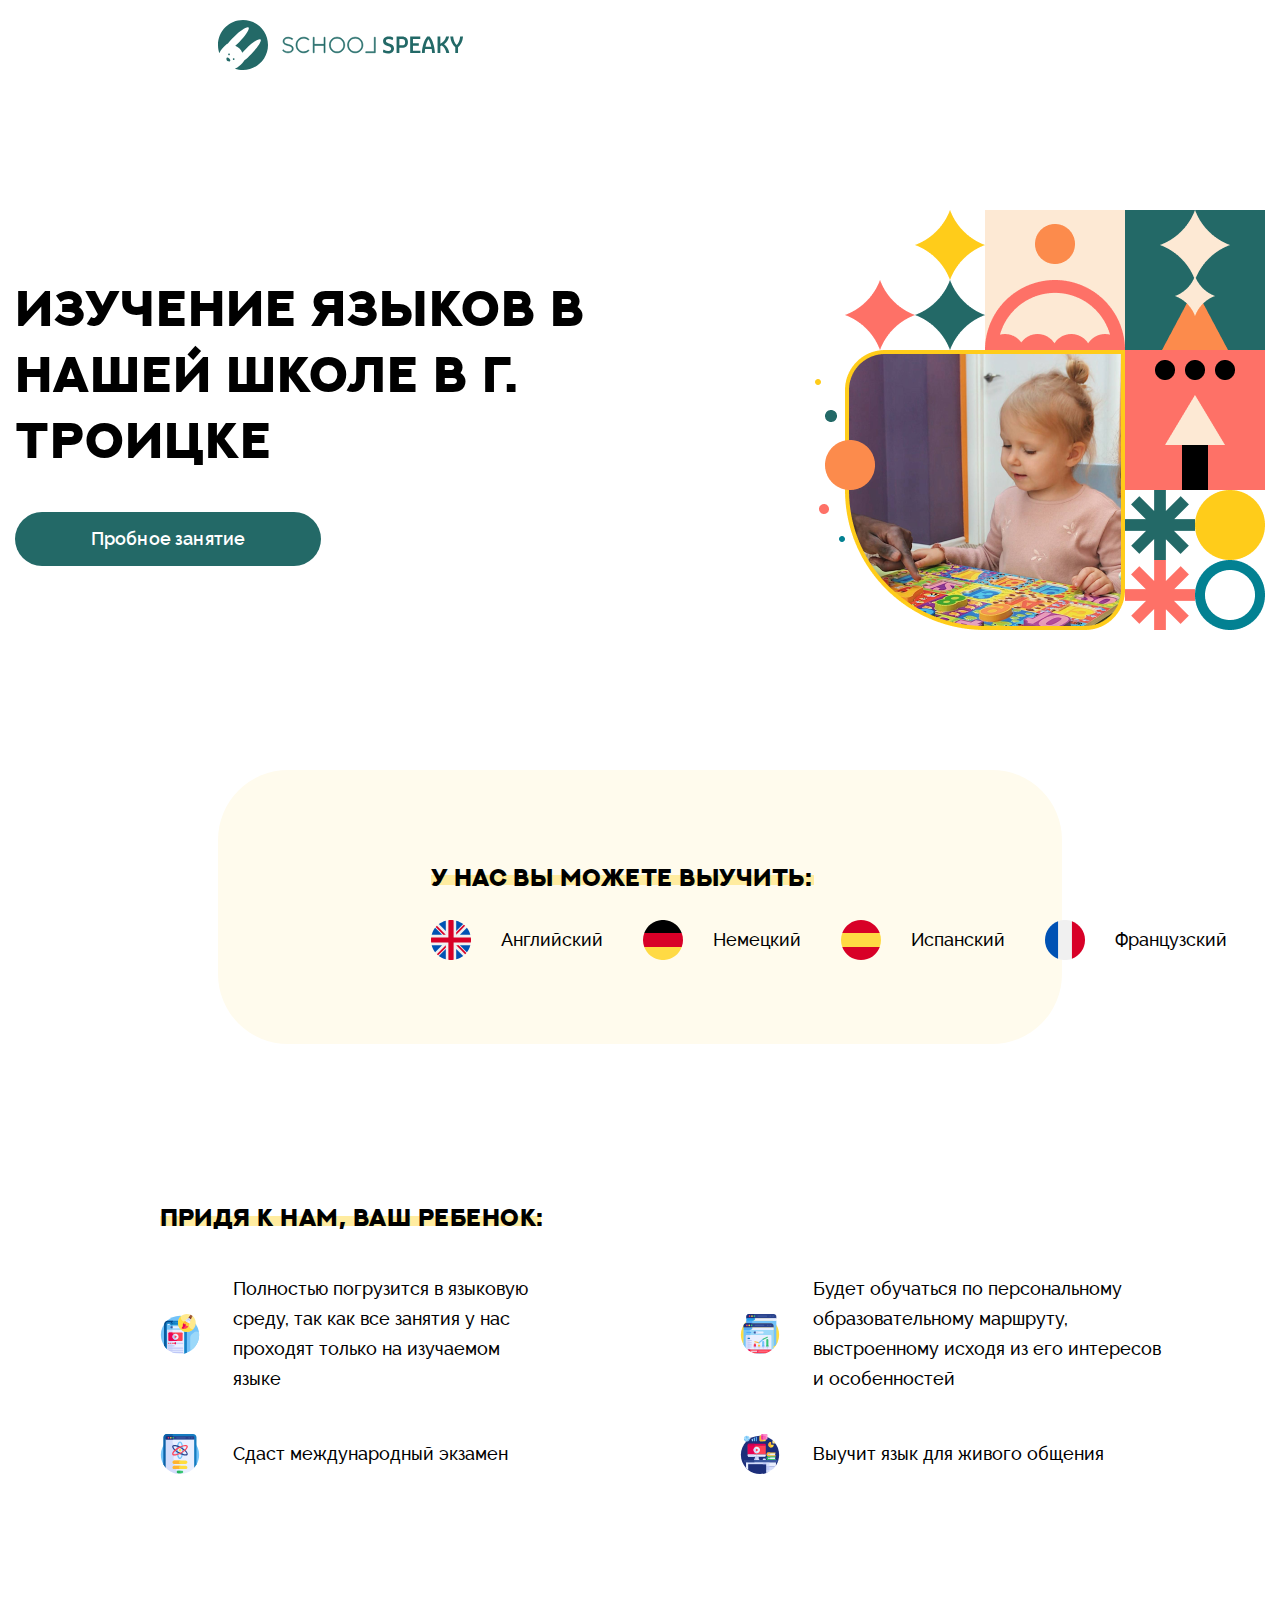
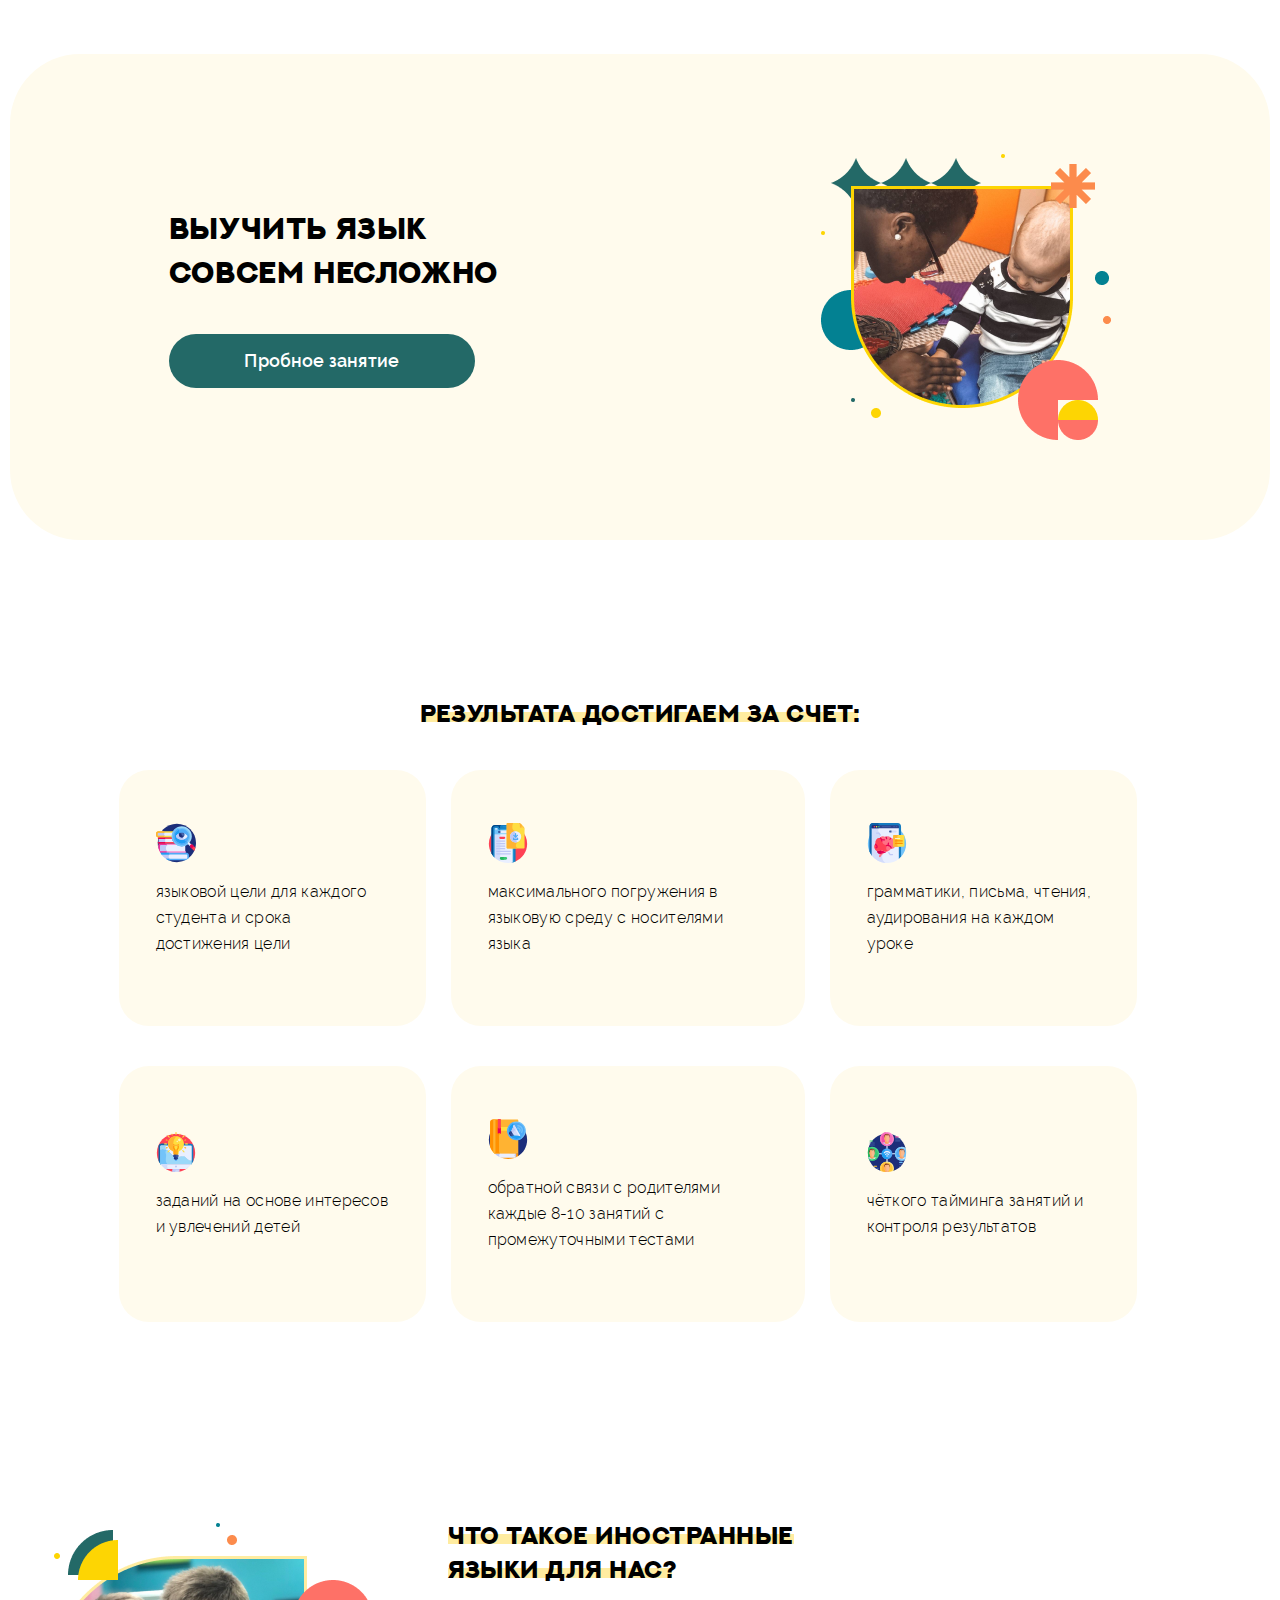
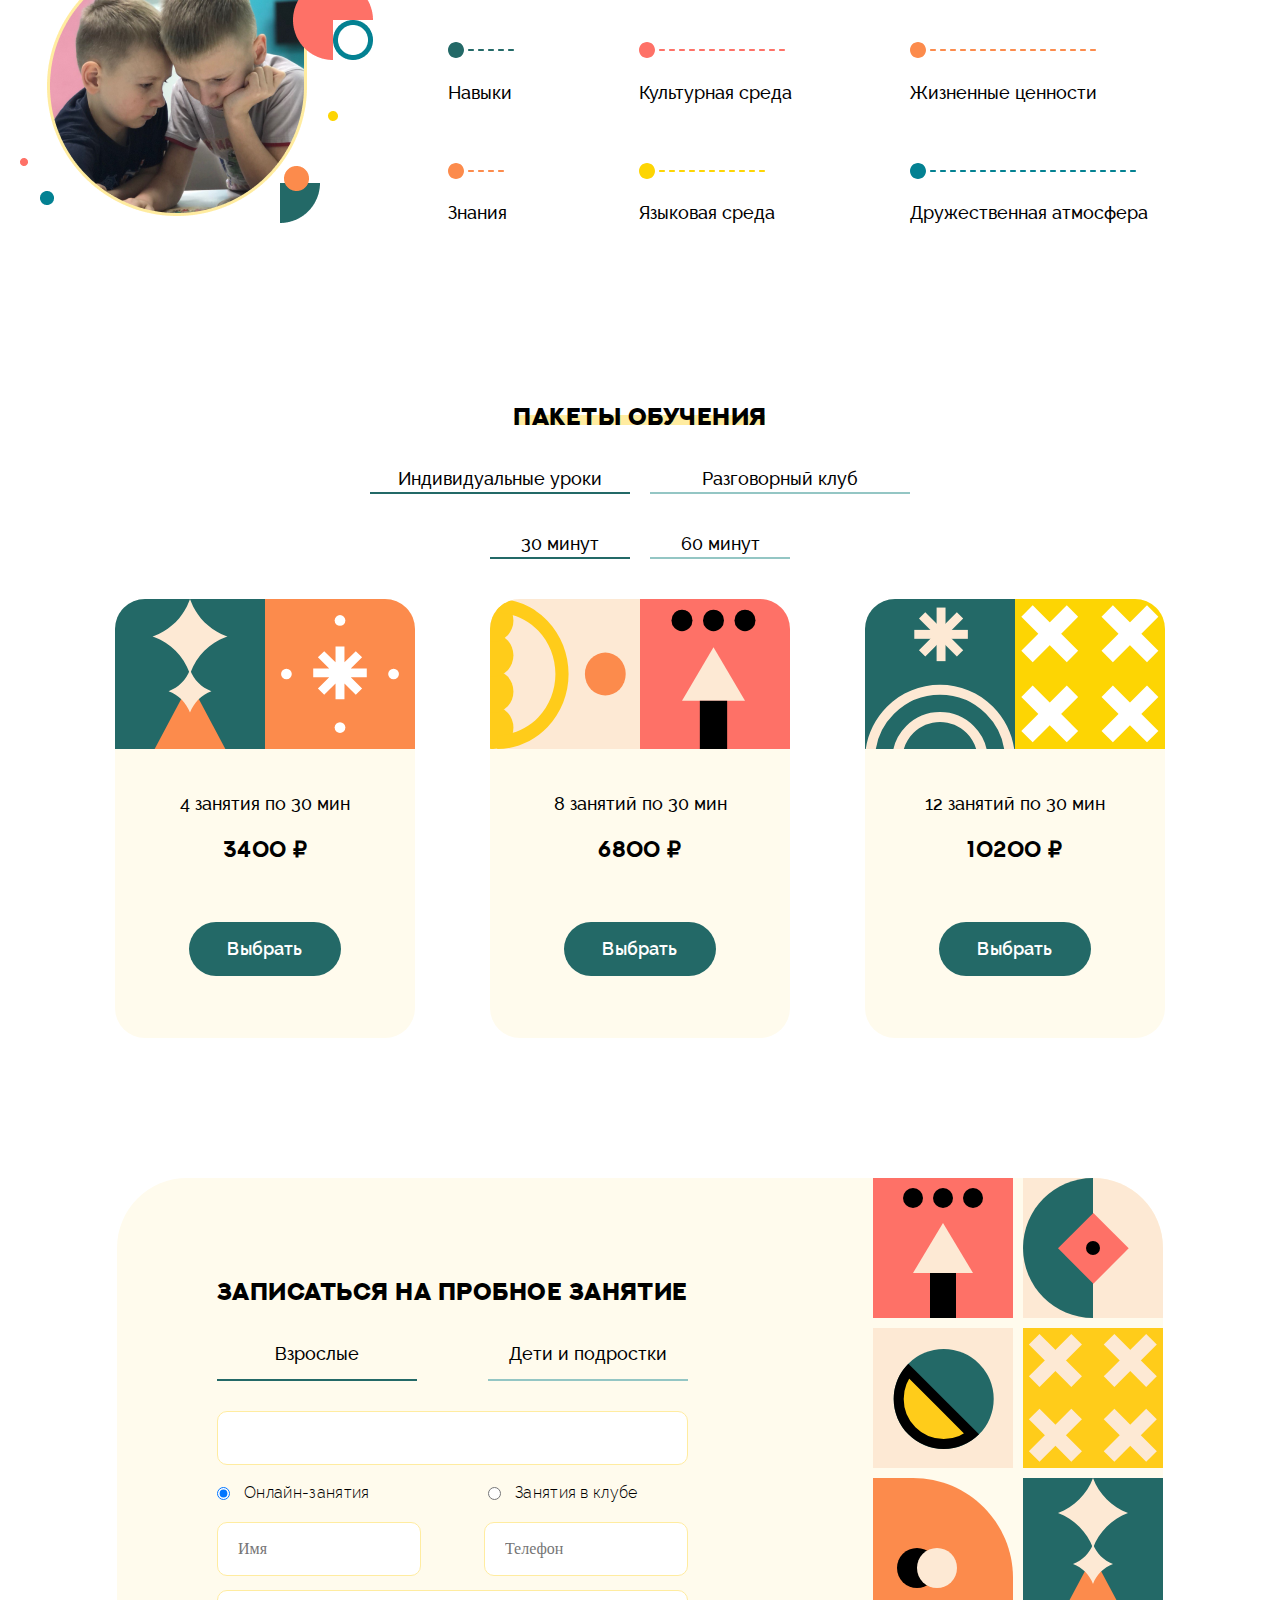
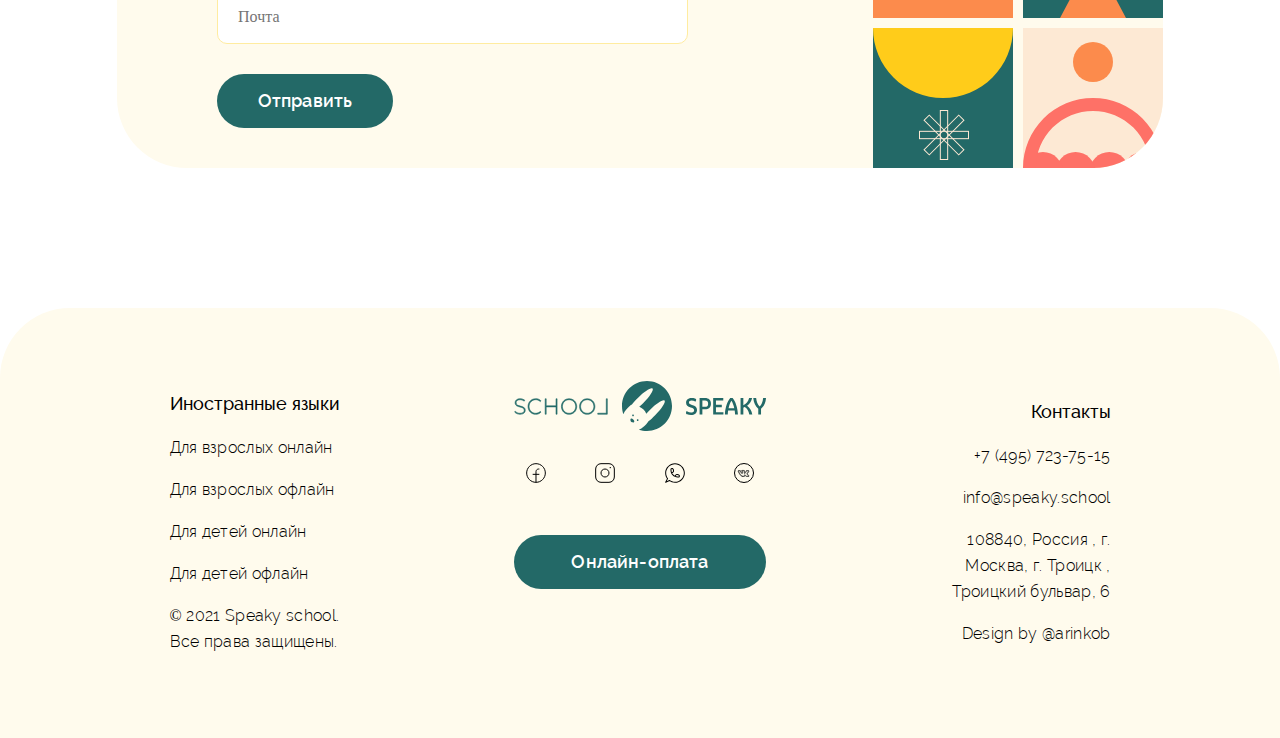
<file: source/offline_for_kids.html>
<!DOCTYPE html>
<html lang="en">
<head>
    <meta charset="UTF-8">
    <meta http-equiv="X-UA-Compatible" content="IE=edge">
    <meta name="viewport" content="width=device-width, initial-scale=1.0">
    <title>Speaky School</title>
    <link rel="stylesheet" href="../css/normalize.css">
    <link rel="stylesheet" href="../css/style.css">
    <link rel="stylesheet" href="../css/header.css">
    <link rel="stylesheet" href="../css/online_kids_unit_1.css">
    <link rel="stylesheet" href="../css/online_kids_unit_2.css">
    <link rel="stylesheet" href="../css/online_kids_unit_2_2.css">
    <link rel="stylesheet" href="../css/online_kids_unit_3.css">
    <link rel="stylesheet" href="../css/online_kids_unit_4.css">
    <link rel="stylesheet" href="../css/online_kids_unit_5.css">
    <link rel="stylesheet" href="../css/online_kids_unit_6.css">
    <link rel="stylesheet" href="../css/online_kids_unit_7.css">
    <link rel="stylesheet" href="../css/footer.css">
    <link rel="stylesheet" href="../css/offline_kids.css">
    <link rel="stylesheet" href="../fonts/nextart/nextart.css">
    <link rel="stylesheet" href="../fonts/raleway/raleway.css">
    <script src="https://ajax.googleapis.com/ajax/libs/jquery/3.6.0/jquery.min.js"></script>
</head>
<body>
    <header>
        <div class="left_header">
            <div class="header_logo">
                <img src="../img/logoes/logo_header.svg" style="margin-right: 14px;">
                <img src="../img/logoes/logo_school.svg" style="margin-right: 7px;">
                <img src="../img/logoes/logo_speaky.svg">
            </div>
            <div class="study_menu">
                <div class="teens">
                    <div>Обучение детей</div>
                    <img src="../img/symbols/down-small.svg" style="width: 17px;">
                </div>
                <div class="olds">Обучение взрослых</div>
            </div>
        </div>
        <div class="right_header">
            <img src="../img/icons/facebook.svg" style="margin-right: 24px;">
            <img src="../img/icons/inst.svg" style="margin-right: 24px;">
            <img src="../img/icons/whatsup.svg" style="margin-right: 12px;">
            <img src="../img/icons/vk.svg" style="width: 44px;">
            <img src="../img/icons/phone.svg" style="width: 44px;">
        </div>
    </header>
    <div class="unit_1">
        <div class="unit">
            <div class="left">
                <div class="big_text    ">
                    ИЗУЧЕНИЕ ЯЗЫКОВ В НАШЕЙ ШКОЛЕ В Г. ТРОИЦКЕ
                </div>
                <div class="button_trial_lesson_1">
                    Пробное занятие
                </div>
            </div>
            <img src="../img/images/300.png">
        </div>
    </div>
    <div class="unit_2">
        <div class="maintext">
            <div class="rectangle"></div>
            <h1 class="text">У нас вы можете выучить:</h1>
        </div>
        <div class="languages">
            <div class="eng">
                <img src="../img/icons/uk.svg">
                <h2 class="lang_text">Английский</h2>
            </div>
            <div class="ger">
                <img src="../img/icons/germany.svg">
                <h2 class="lang_text">Немецкий</h2>
            </div>
            <div class="span">
                <img src="../img/icons/spain.svg">
                <h2 class="lang_text">Испанский</h2>
            </div>
            <div class="fr">
                <img src="../img/icons/france.svg">
                <h2 class="lang_text">Французский</h2>
            </div>
        </div>
    </div>
    <div class="unit_2_2">
        <div class="unit">
            <div class="rectangle"></div>
            <h1>Придя к нам, ваш ребенок:</h1>
            <div class="bottom">
                <div class="left">
                    <div class="top">
                        <img src="../img/icons/016-art.svg">
                        <h2>Полностью погрузится в языковую среду, так как все занятия у нас проходят только на изучаемом языке</h2>
                    </div>
                    <div class="bottom">
                        <img src="../img/icons/043-login.svg">
                        <h2>Сдаст международный экзамен</h2>
                    </div>
                </div>
                <div class="right">
                    <div class="top">
                        <img src="../img/icons/006-elearning.svg">
                        <h2>Будет обучаться по персональному образовательному маршруту, выстроенному исходя из его интересов и особенностей</h2>
                    </div>
                    <div class="bottom">
                        <img src="../img/icons/002-desk.svg">
                        <h2>Выучит язык для живого общения</h2>
                    </div>
                </div>
            </div>
        </div>
    </div>
    <div class="unit_3">
        <div class="unit">
            <div class="left">
                <div class="big_text">Выучить язык совсем несложно</div>
                <div class="button_trial_lesson_2">
                    Пробное занятие
                </div>
            </div>
            <img src="../img/images/301.png" class="right">
        </div>
    </div>
    <div class="unit_4">
        <div class="unit">
            <h1>Результата достигаем за счет:</h1>
            <div class="rectangle"></div>
            <div class="tablet">
                <div class="line">
                    <div class="col">
                        <img src="../img/icons/039-books.svg">
                        <h3>языковой цели для каждого студента и срока достижения цели</h3>
                    </div>
                    <div class="col col2">
                        <img src="../img/icons/027-device.svg">
                        <h3>максимального погружения в языковую среду с носителями языка</h3>
                    </div>
                    <div class="col">
                        <img src="../img/icons/007-brain.svg">
                        <h3>грамматики, письма, чтения, аудирования на каждом уроке</h3>
                    </div>
                </div>
                <div class="line">
                    <div class="col">
                        <img src="../img/icons/013-innovation.svg">
                        <h3>заданий на основе интересов и увлечений детей</h3>
                    </div>
                    <div class="col col2">
                        <img src="../img/icons/011-audiobook.svg">
                        <h3>обратной связи с родителями каждые 8-10 занятий с промежуточными тестами</h3>
                    </div>
                    <div class="col">
                        <img src="../img/icons/050-network.svg">
                        <h3>чёткого тайминга занятий и контроля результатов</h3>
                    </div>
                </div>
            </div>
        </div>
    </div>
    <div class="unit_5">
        <div class="unit">
            <img src="../img/images/302.png">
            <div class="right">
                <h1>Что такое иностранные языки для нас?</h1>
                <div class="rectangle" style="top: 32px; width: 346px"></div>
                <div class="rectangle" style="top: 66px; width: 224px"></div>
                <div class="bottom">
                    <div class="col">
                        <div class="line">
                            <img src="../img/symbols/20031.svg">
                            <h2>Навыки</h2>
                        </div>
                        <div class="line">
                            <img src="../img/symbols/20032.svg">
                            <h2>Знания</h2>
                        </div>
                    </div>
                    <div class="col">
                        <div class="line">
                            <img src="../img/symbols/20033.svg">
                            <h2>Культурная среда </h2>
                        </div>
                        <div class="line">
                            <img src="../img/symbols/20034.svg">
                            <h2>Языковая среда</h2>
                        </div>
                    </div>
                    <div class="col">
                        <div class="line">
                            <img src="../img/symbols/20035.svg">
                            <h2>Жизненные ценности</h2>
                        </div>
                        <div class="line">
                            <img src="../img/symbols/20036.svg">
                            <h2>Дружественная атмосфера</h2>
                        </div>
                    </div>
                </div>
            </div>
        </div>
    </div>
    <div class="unit_6">
        <div class="unit">
            <h1>пакеты обучения</h1>
            <div class="rectangle"></div>
            <div class="type">
                <div class="indiv">
                    <h2>Индивидуальные уроки</h2>
                    <div class="underline" id="lineIndiv"></div>
                </div>
                <div class="common">
                    <h2>Разговорный клуб</h2>
                    <div class="underline" id="lineCommon"></div>
                </div>
            </div>
            <div class="time">
                <div class="min30">
                    <h2>30 минут</h2>
                    <div class="underline" id="lineMin30"></div>
                </div>
                <div class="min60">
                    <h2>60 минут</h2>
                    <div class="underline" id="lineMin60"></div>
                </div>
            </div>
            <div class="tablets">
                <div class="tablet left">
                    <img id="leftImg" src="../img/images/20061.svg">
                    <h2 id="leftH2">4 занятия по 30 мин</h2>
                    <div id="priceLeft" class="price">3400 ₽ </div>
                    <div class="button">
                        Выбрать
                    </div>
                </div>
                <div class="tablet middle">
                    <img id="middleImg" src="../img/images/20062.svg">
                    <h2 id="middleH2">8 занятий по 30 мин</h2>
                    <div id="priceMiddle" class="price">6800 ₽</div>
                    <div class="button">
                        Выбрать
                    </div>
                </div>
                <div class="tablet right">
                    <img id="rightImg" src="../img/images/20063.svg">
                    <h2 id="rightH2">12 занятий по 30 мин</h2>
                    <div id="priceRight" class="price">10200 ₽</div>
                    <div class="button">
                        Выбрать
                    </div>
                </div>
            </div>
        </div>
    </div>
    <div class="unit_7">
        <div class="unit">
            <div class="form">
                <h1 class="header">Записаться на пробное занятие</h1>
                <div class="age">
                    <div class="old_7">
                        <h2>Взрослые</h2>
                        <div id="line_old_7"></div>
                    </div>
                    <div class="kid_7">
                        <h2>Дети и подростки</h2>
                        <div id="line_kid_7"></div>
                    </div>
                </div>
                <input list="languages" class="languages_list">
                <div class="type">
                    <div class="online">
                        <input type="radio" name="type_7" id="cb_online" checked>
                        <h3>Онлайн-занятия</h3>
                    </div>
                    <div class="offline">
                        <input type="radio" name="type_7" id="cb_offline">
                        <h3>Занятия в клубе</h3>
                    </div>
                </div>
                <div class="name_phone">
                    <input type="text" placeholder="Имя">
                    <input type="text" placeholder="Телефон">
                </div>
                <input type="email" class="input_email" placeholder="Почта">
                <div id="button_sendForm">
                    Отправить
                </div>
            </div>
            <img src="../img/images/illustration2.svg">
        </div>
    </div>
    <div class="footer">
        <div class="left">
            <h2>Иностранные языки</h2>
            <h3>Для взрослых онлайн</h3>
            <h3>Для взрослых офлайн</h3>
            <h3>Для детей онлайн</h3>
            <h3>Для детей офлайн</h3>
            <h3>© 2021 Speaky school. Все права защищены.
            </h3>
        </div>
        <div class="center">
            <div class="logo">
                <img src="../img/logoes/logo_school.svg" style="margin-right: 14px;">
                <img src="../img/logoes/logo_header.svg" style="margin-right: 14px;">
                <img src="../img/logoes/logo_speaky.svg">
            </div>
            <div class="networks">
                <img src="../img/icons/facebook.svg" style="margin: 12px;">
                <img src="../img/icons/inst.svg" style="margin: 12px;">
                <img src="../img/icons/whatsup.svg" style="margin: 12px;">
                <img src="../img/icons/vk.svg" style="width: 44px;">
            </div>
            <div class="button">
                Онлайн-оплата
            </div>
        </div>
        <div class="right">
            <h2>Контакты</h2>
            <h3>+7 (495) 723-75-15</h3>
            <h3>info@speaky.school</h3>
            <h3>108840, Россия
                , г. Москва, г. Троицк
                , Троицкий бульвар, 6</h3>
            <h3>Design by @arinkob
            </h3>
        </div>
    </div>

    <script src="../js/online_kids_unit_6.js"></script>
    <script src="../js/online_kids_unit_7.js"></script>
</body>
</html>
</file>
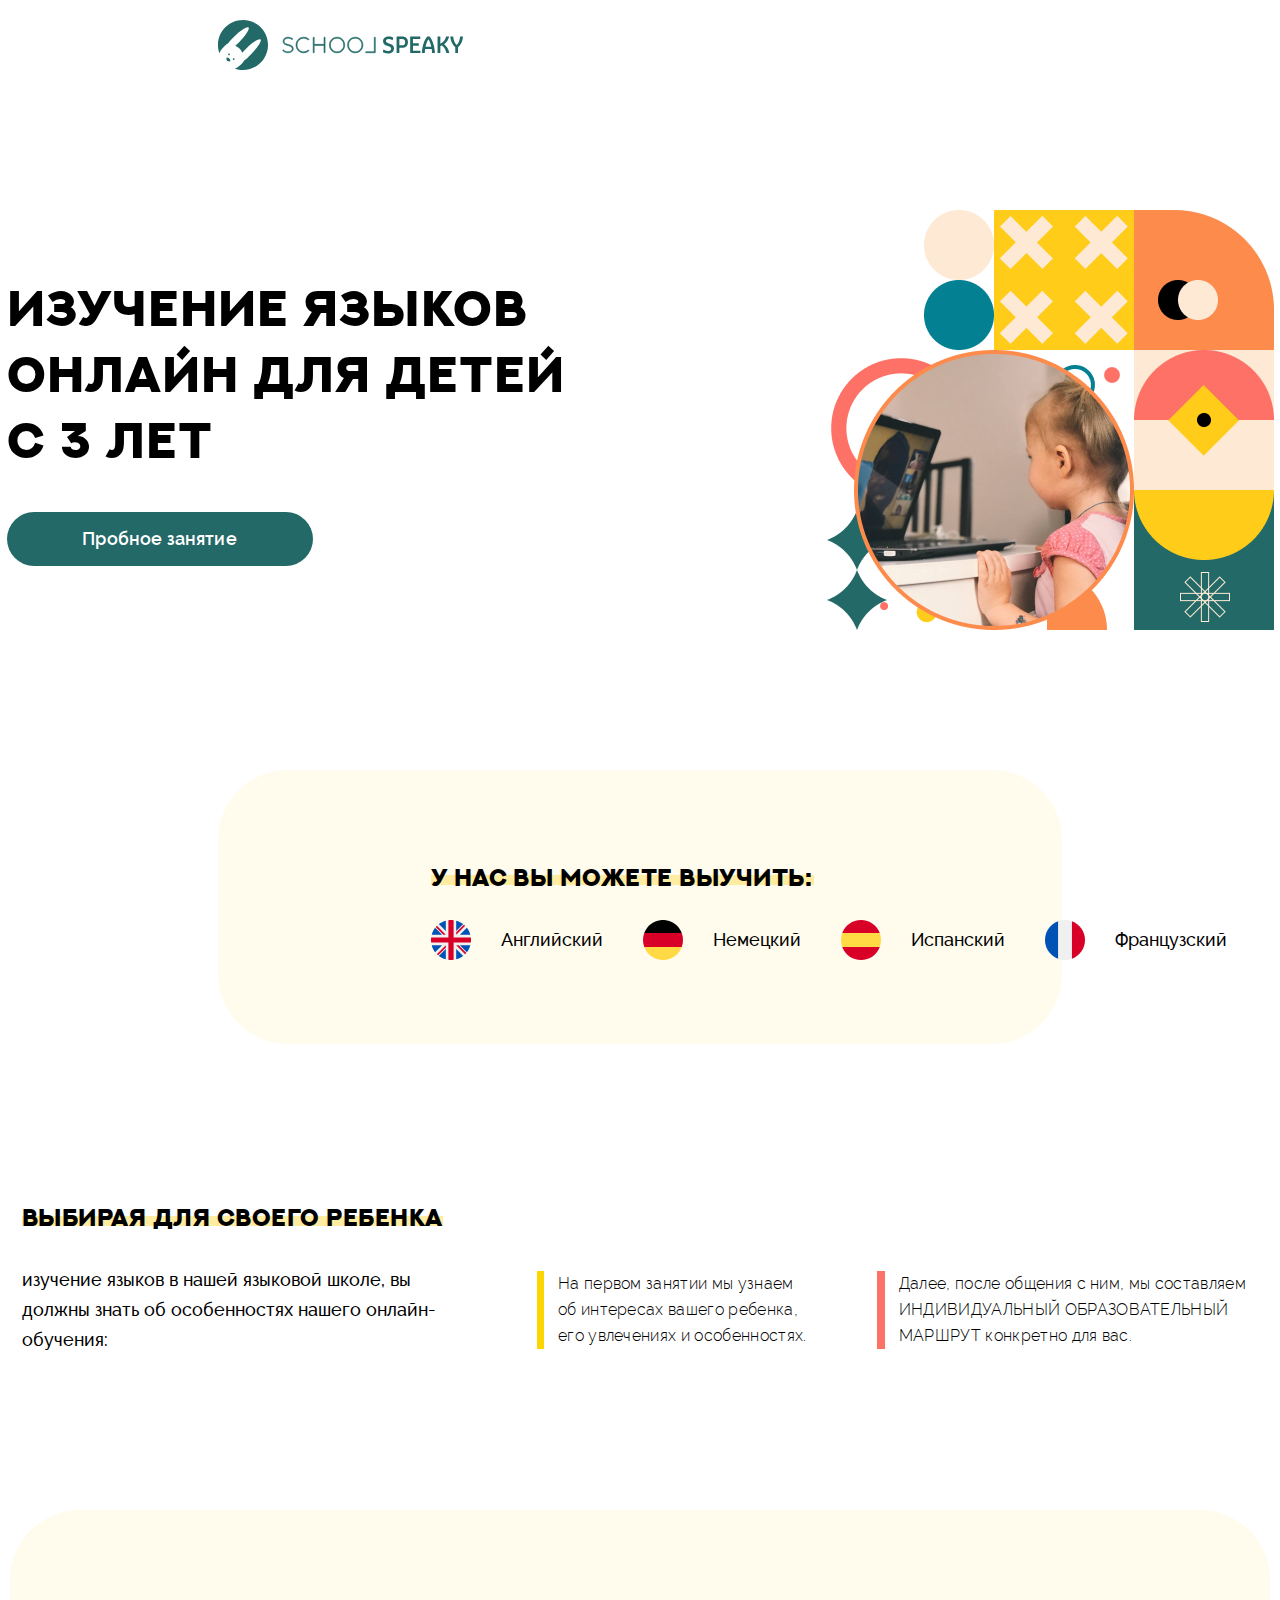
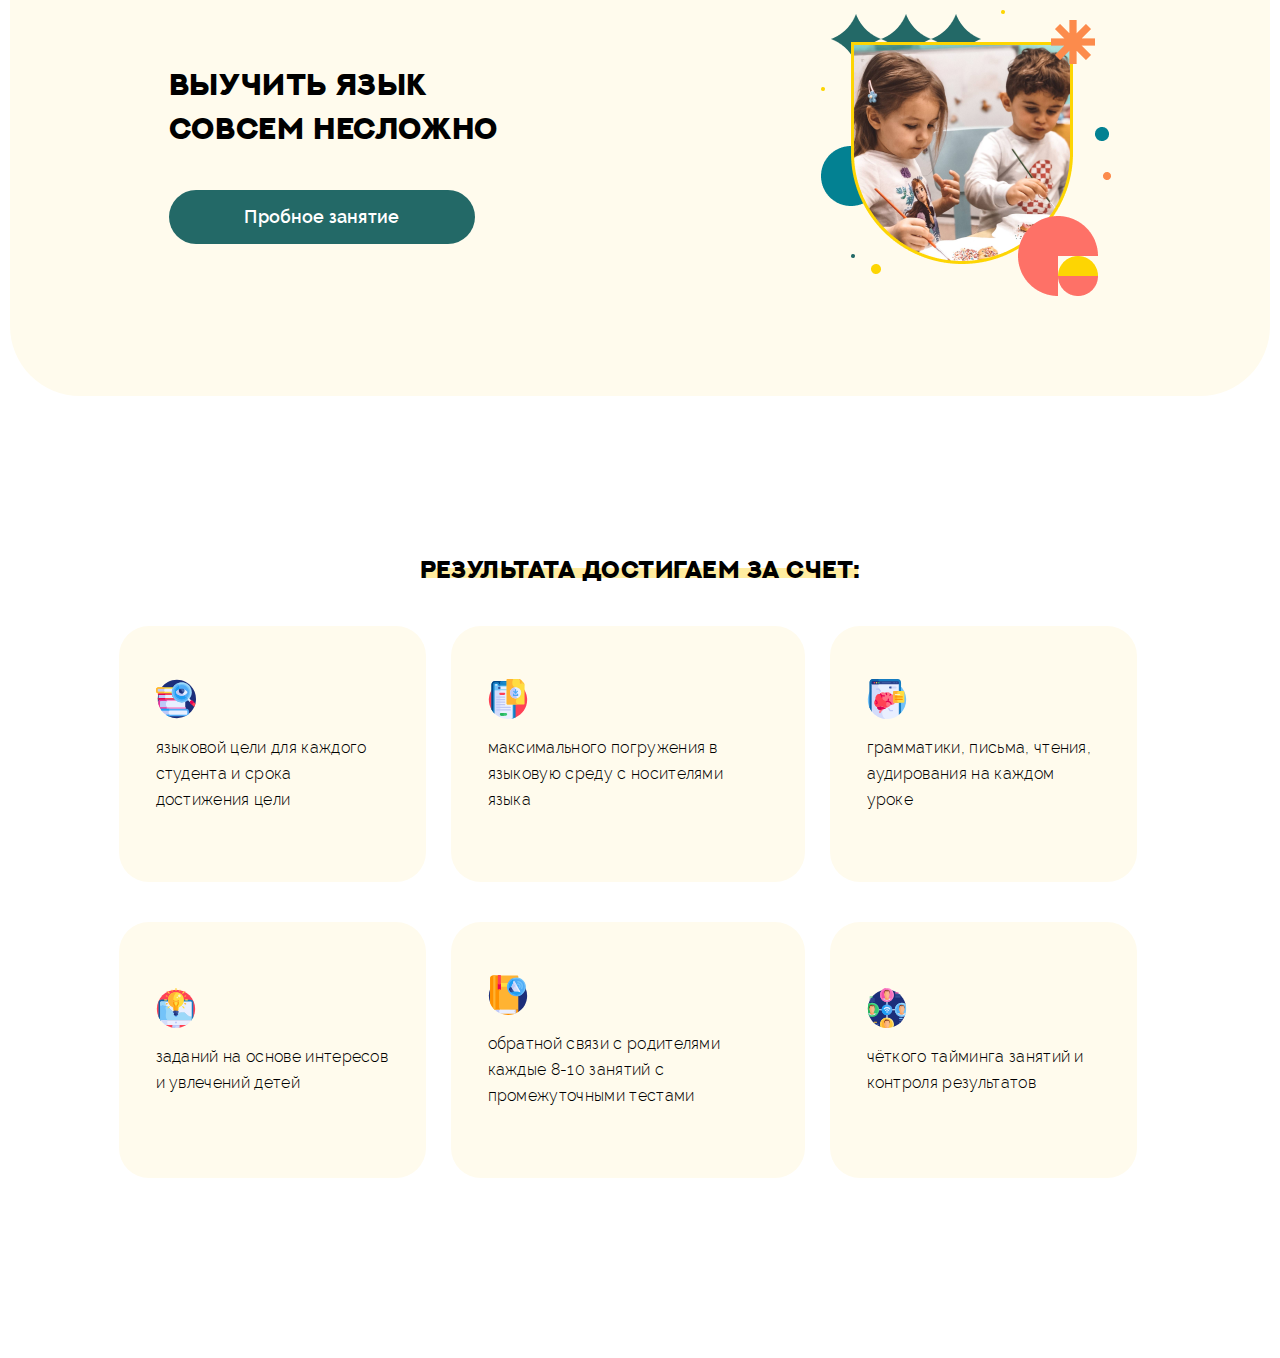
<file: source/online_for_kids.html>
<!DOCTYPE html>
<html lang="en">
<head>
    <meta charset="UTF-8">
    <meta http-equiv="X-UA-Compatible" content="IE=edge">
    <meta name="viewport" content="width=device-width, initial-scale=1.0">
    <title>Speaky School</title>
    <link rel="stylesheet" href="../css/normalize.css">
    <link rel="stylesheet" href="../css/style.css">
    <link rel="stylesheet" href="../css/header.css">
    <link rel="stylesheet" href="../css/online_kids_unit_1.css">
    <link rel="stylesheet" href="../css/online_kids_unit_2.css">
    <link rel="stylesheet" href="../css/online_kids_unit_2_2.css">
    <link rel="stylesheet" href="../css/online_kids_unit_3.css">
    <link rel="stylesheet" href="../css/online_kids_unit_4.css">
    <link rel="stylesheet" href="../fonts/nextart/nextart.css">
    <link rel="stylesheet" href="../fonts/raleway/raleway.css">
    <script src="https://ajax.googleapis.com/ajax/libs/jquery/3.6.0/jquery.min.js"></script>
</head>
<body>
    <header>
        <div class="left_header">
            <div class="header_logo">
                <img src="../img/logoes/logo_header.svg" style="margin-right: 14px;">
                <img src="../img/logoes/logo_school.svg" style="margin-right: 7px;">
                <img src="../img/logoes/logo_speaky.svg">
            </div>
            <div class="study_menu">
                <div class="teens">
                    <div>Обучение детей</div>
                    <img src="../img/symbols/down-small.svg" style="width: 17px;">
                </div>
                <div class="olds">Обучение взрослых</div>
            </div>
        </div>
        <div class="right_header">
            <img src="../img/icons/facebook.svg" style="margin-right: 24px;">
            <img src="../img/icons/inst.svg" style="margin-right: 24px;">
            <img src="../img/icons/whatsup.svg" style="margin-right: 12px;">
            <img src="../img/icons/vk.svg" style="width: 44px;">
            <img src="../img/icons/phone.svg" style="width: 44px;">
        </div>
    </header>
    <div class="unit_1">
        <div class="unit">
            <div class="left">
                <div class="big_text    ">
                    ИЗУЧЕНИЕ ЯЗЫКОВ ОНЛАЙН ДЛЯ ДЕТЕЙ С 3 ЛЕТ
                </div>
                <div class="button_trial_lesson_1">
                    Пробное занятие
                </div>
            </div>
            <img src="../img/images/2001.png">
        </div>
    </div>
    <div class="unit_2">
        <div class="maintext">
            <div class="rectangle"></div>
            <h1 class="text">У нас вы можете выучить:</h1>
        </div>
        <div class="languages">
            <div class="eng">
                <img src="../img/icons/uk.svg">
                <h2 class="lang_text">Английский</h2>
            </div>
            <div class="ger">
                <img src="../img/icons/germany.svg">
                <h2 class="lang_text">Немецкий</h2>
            </div>
            <div class="span">
                <img src="../img/icons/spain.svg">
                <h2 class="lang_text">Испанский</h2>
            </div>
            <div class="fr">
                <img src="../img/icons/france.svg">
                <h2 class="lang_text">Французский</h2>
            </div>
        </div>
    </div>
    <div class="unit_2_2">
        <div class="unit">
            <div class="rectangle"></div>
            <h1>Выбирая для своего ребенка </h1>
            <div class="bottom">
                <div class="left">
                    <h2>изучение языков в нашей языковой школе, вы должны знать об особенностях нашего онлайн-обучения:</h2>
                </div>
                <div class="middle">
                    <div class="line" style="background-color: #FDD503;"></div>
                    <h3>На первом занятии мы узнаем об интересах вашего ребенка, его увлечениях и особенностях.</h3>
                </div>
                <div class="right">
                    <div class="line" style="background-color: #FE7167;"></div>
                    <h3>Далее, после общения с ним, мы составляем ИНДИВИДУАЛЬНЫЙ ОБРАЗОВАТЕЛЬНЫЙ МАРШРУТ конкретно для вас. </h3>
                </div>
            </div>
        </div>
    </div>
    <div class="unit_3">
        <div class="unit">
            <div class="left">
                <div class="big_text">Выучить язык совсем несложно</div>
                <div class="button_trial_lesson_2">
                    Пробное занятие
                </div>
            </div>
            <img src="../img/images/2002.png" class="right">
        </div>
    </div>
    <div class="unit_4">
        <div class="unit">
            <h1>Результата достигаем за счет:</h1>
            <div class="rectangle"></div>
            <div class="tablet">
                <div class="line">
                    <div class="col">
                        <img src="../img/icons/039-books.svg">
                        <h3>языковой цели для каждого студента и срока достижения цели</h3>
                    </div>
                    <div class="col col2">
                        <img src="../img/icons/027-device.svg">
                        <h3>максимального погружения в языковую среду с носителями языка</h3>
                    </div>
                    <div class="col">
                        <img src="../img/icons/007-brain.svg">
                        <h3>грамматики, письма, чтения, аудирования на каждом уроке</h3>
                    </div>
                </div>
                <div class="line">
                    <div class="col">
                        <img src="../img/icons/013-innovation.svg">
                        <h3>заданий на основе интересов и увлечений детей</h3>
                    </div>
                    <div class="col col2">
                        <img src="../img/icons/011-audiobook.svg">
                        <h3>обратной связи с родителями каждые 8-10 занятий с промежуточными тестами</h3>
                    </div>
                    <div class="col">
                        <img src="../img/icons/050-network.svg">
                        <h3>чёткого тайминга занятий и контроля результатов</h3>
                    </div>
                </div>
            </div>
        </div>
    </div>
</body>
</html>
</file>
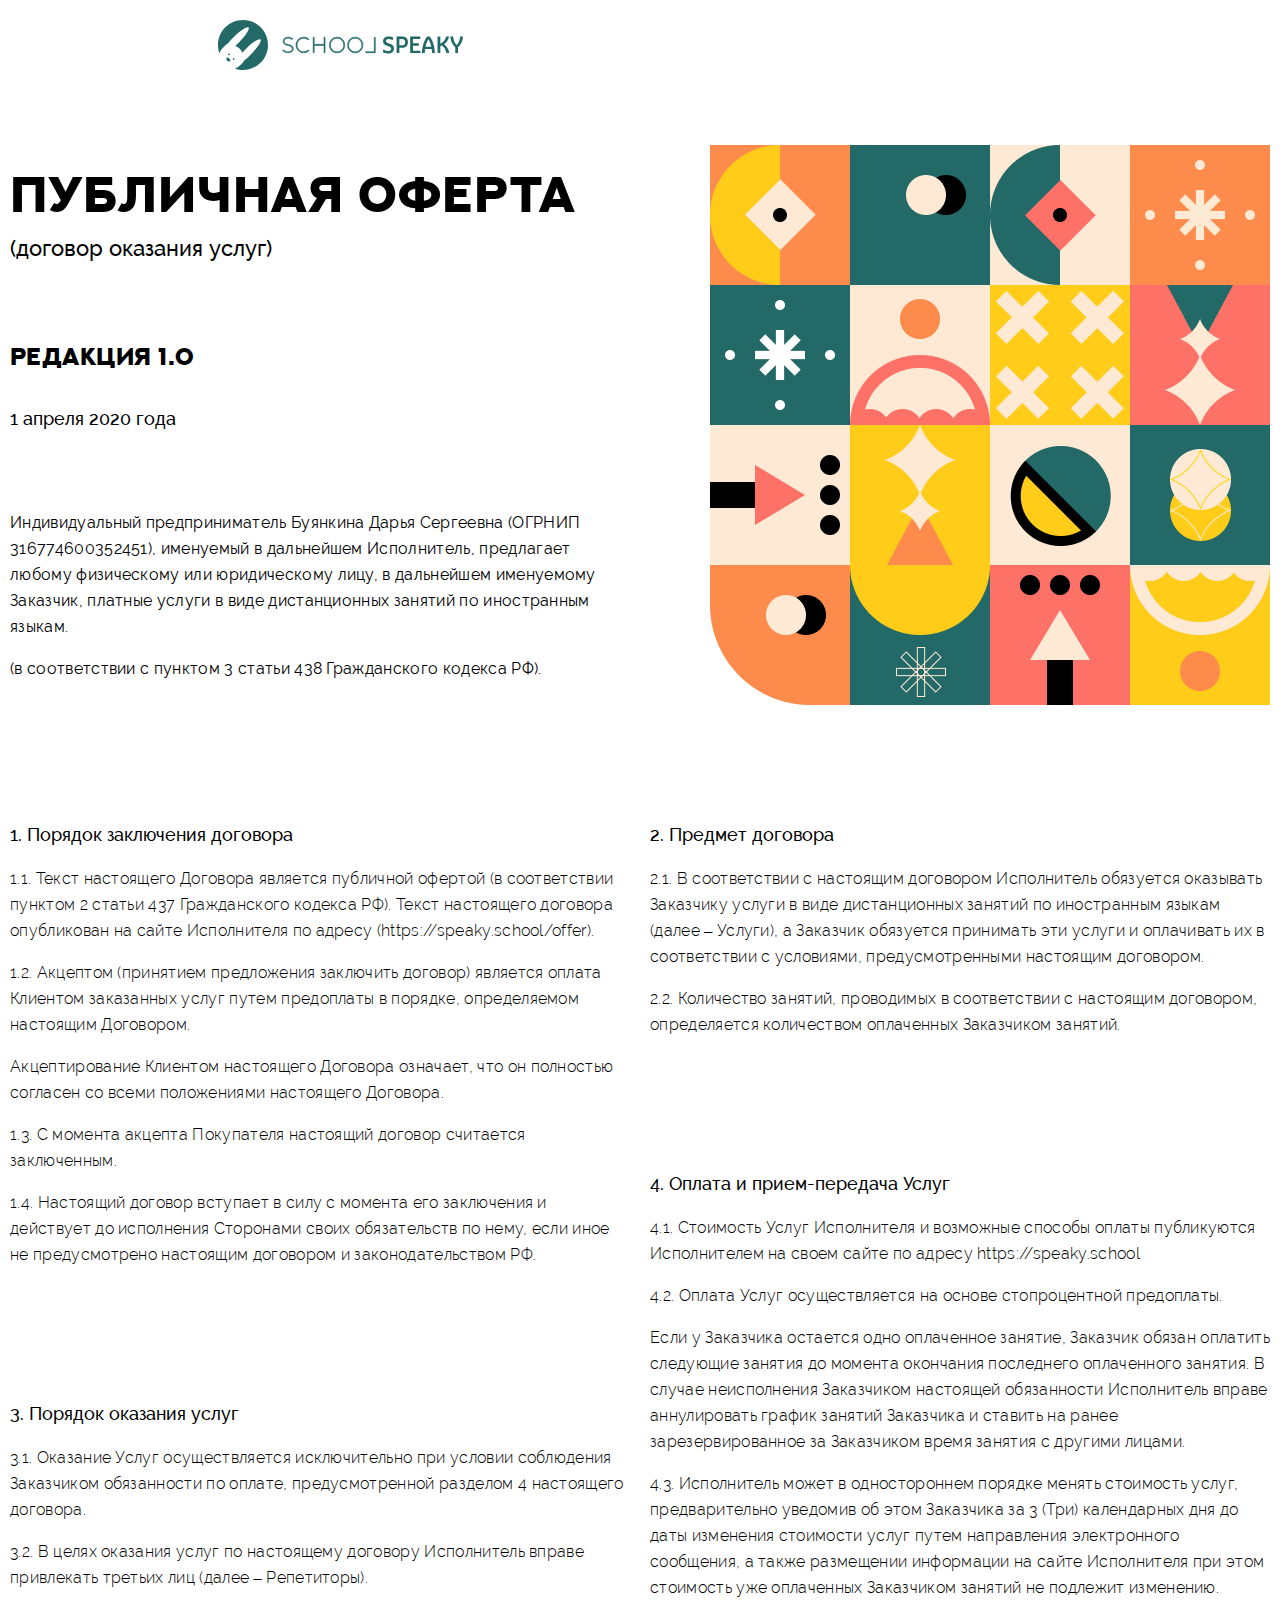
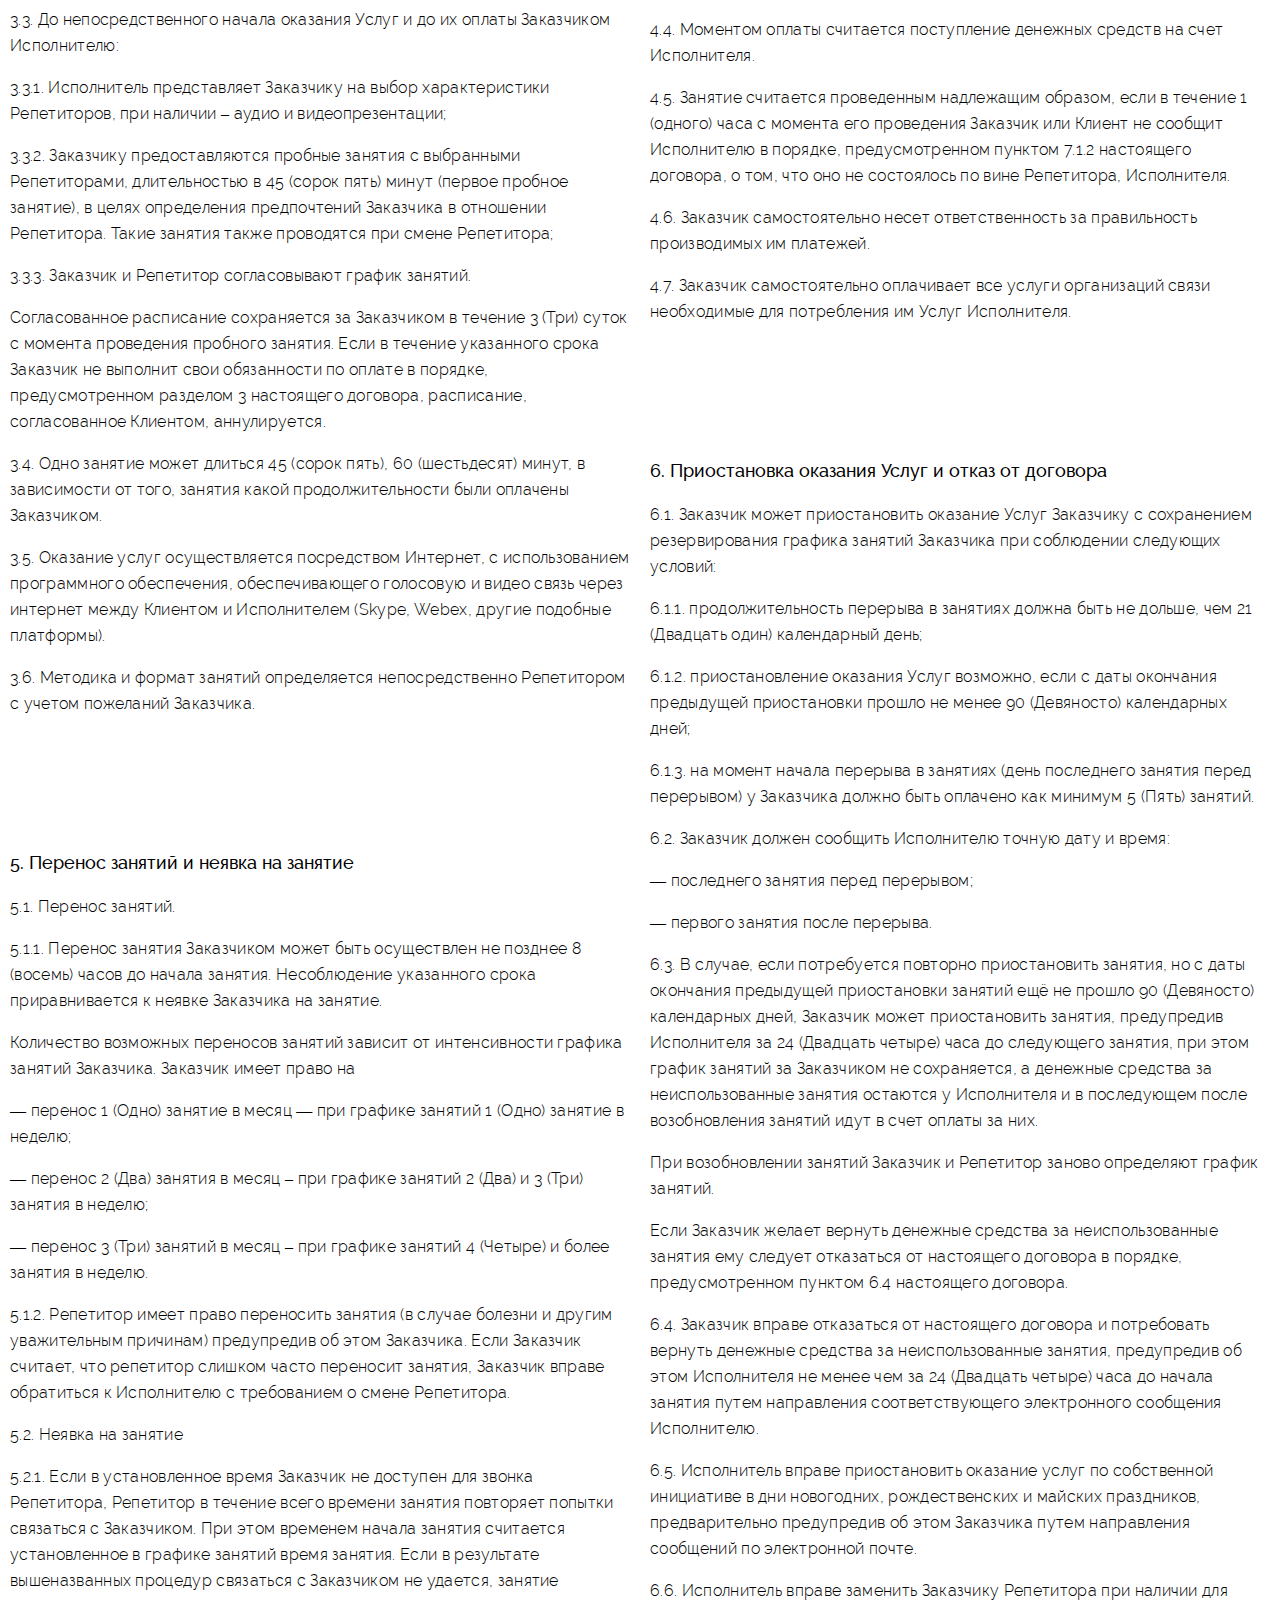
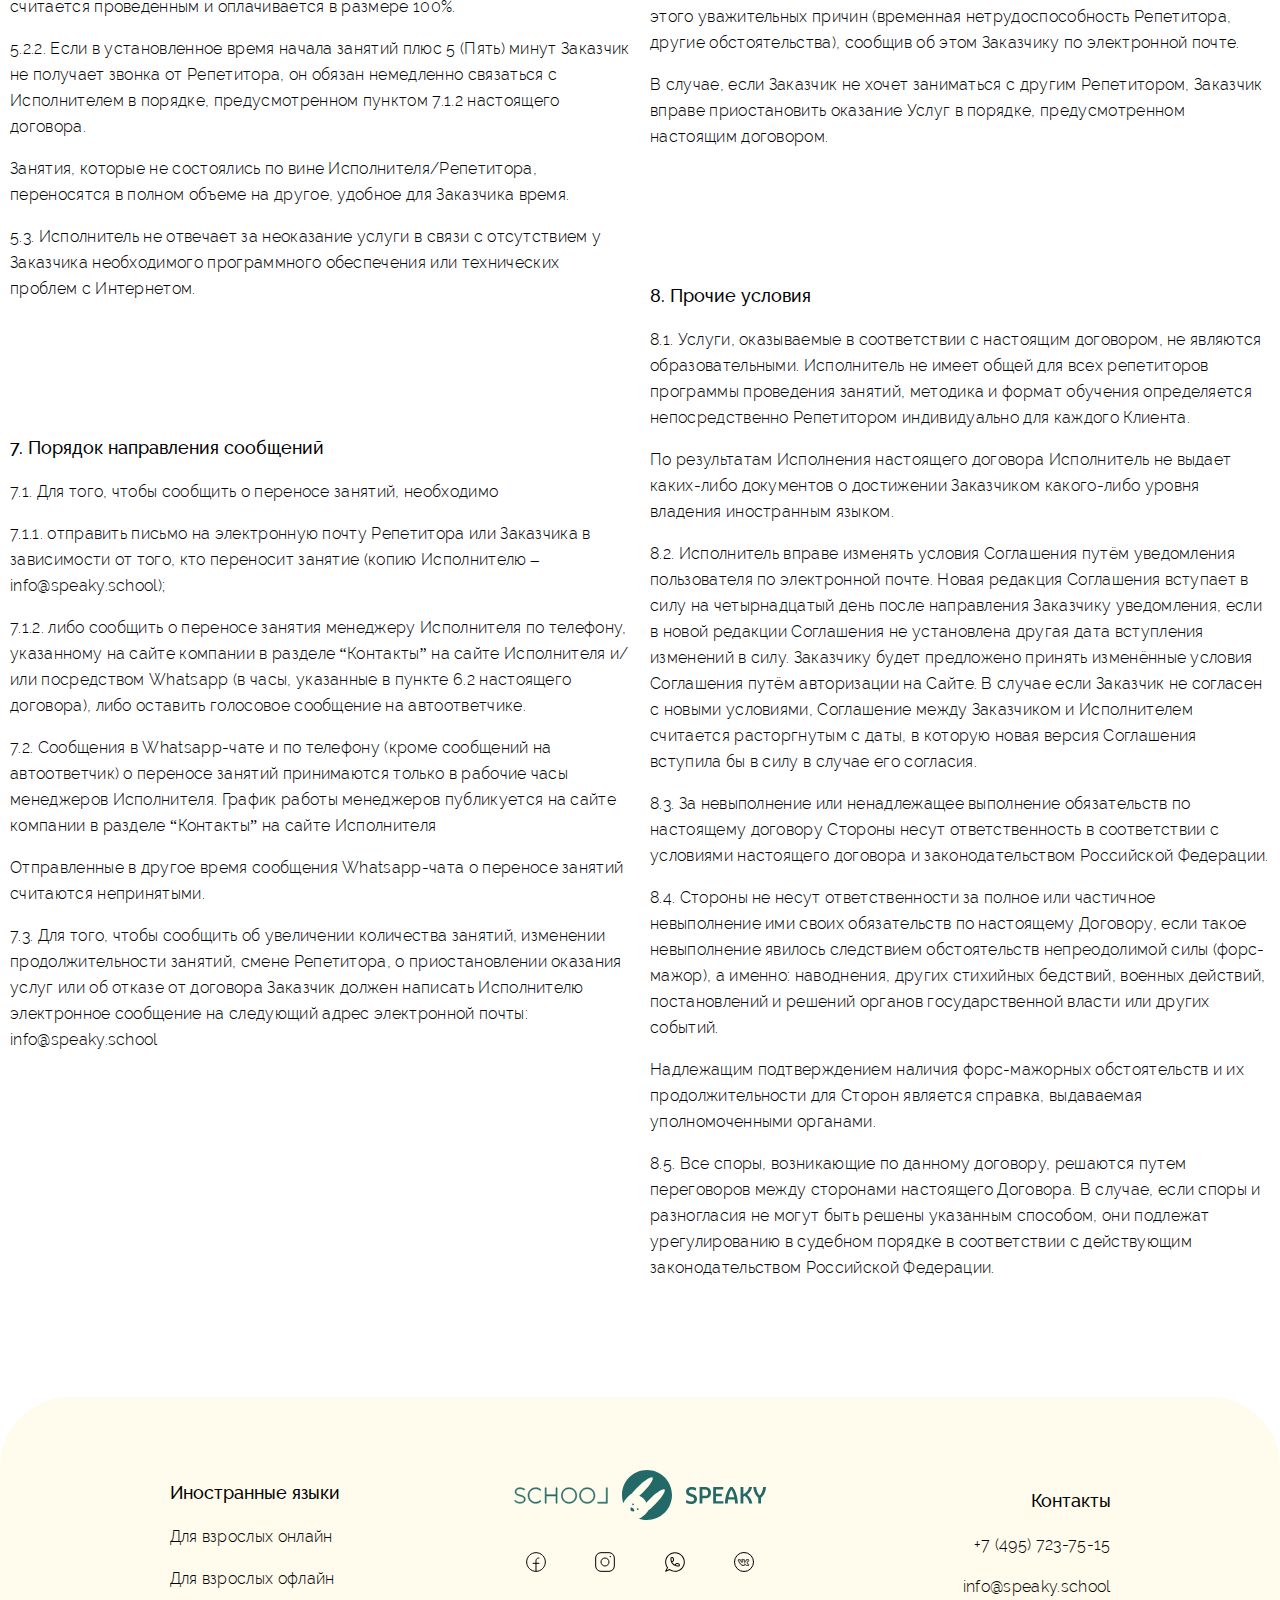
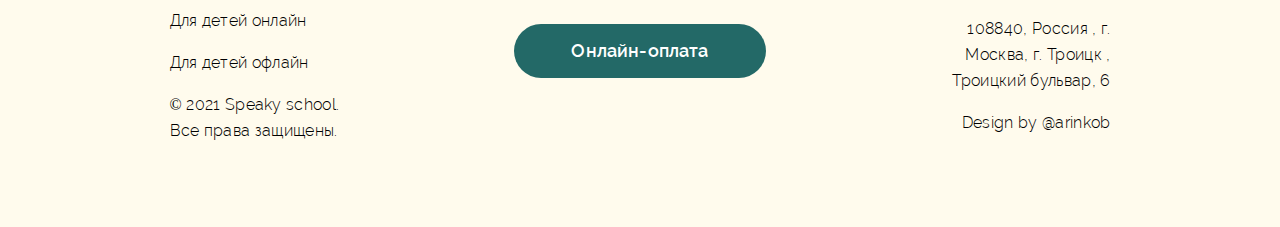
<file: source/public_offer.html>
<!DOCTYPE html>
<html lang="en">
<head>
    <meta charset="UTF-8">
    <meta http-equiv="X-UA-Compatible" content="IE=edge">
    <meta name="viewport" content="width=device-width, initial-scale=1.0">
    <title>Document</title>
    <link rel="stylesheet" href="../css/normalize.css">
    <link rel="stylesheet" href="../css/style.css">
    <link rel="stylesheet" href="../css/header.css">
    <link rel="stylesheet" href="../css/footer.css">
    <link rel="stylesheet" href="../css/offer.css">
    <link rel="stylesheet" href="../fonts/nextart/nextart.css">
    <link rel="stylesheet" href="../fonts/raleway/raleway.css">
    <script src="https://ajax.googleapis.com/ajax/libs/jquery/3.6.0/jquery.min.js"></script>  
</head>
<body>
    <header>
        <div class="left_header">
            <div class="header_logo">
                <img src="../img/logoes/logo_header.svg" style="margin-right: 14px;">
                <img src="../img/logoes/logo_school.svg" style="margin-right: 7px;">
                <img src="../img/logoes/logo_speaky.svg">
            </div>
            <div class="study_menu">
                <div class="teens">
                    <div>Обучение детей</div>
                    <img src="../img/symbols/down-small.svg" style="width: 17px;">
                </div>
                <div class="olds">Обучение взрослых</div>
            </div>
        </div>
        <div class="right_header">
            <img src="../img/icons/facebook.svg" style="margin-right: 24px;">
            <img src="../img/icons/inst.svg" style="margin-right: 24px;">
            <img src="../img/icons/whatsup.svg" style="margin-right: 12px;">
            <img src="../img/icons/vk.svg" style="width: 44px;">
            <img src="../img/icons/phone.svg" style="width: 44px;">
        </div>
    </header>
    <div class="top">
        <div class="left">
            <div class="t1">Публичная оферта</div>
            <div class="t2">(договор оказания услуг)</div>
            <h1>редакция 1.0</h1>
            <h2>1 апреля 2020 года</h2>
            <div class="t3">
                <p>Индивидуальный предприниматель Буянкина Дарья Сергеевна (ОГРНИП 316774600352451), именуемый в дальнейшем Исполнитель, предлагает любому физическому или юридическому лицу, в дальнейшем именуемому Заказчик, платные услуги в виде дистанционных занятий по иностранным языкам.</p>

                (в соответствии с пунктом 3 статьи 438 Гражданского кодекса РФ).
            </div>
        </div>
        <img src="../img/images/501.png">
    </div>
    <div class="info">
        <div class="left">
            <div class="title">
                <h2>1. Порядок заключения договора</h2>
                <h3>
                    <p>1.1. Текст настоящего Договора является публичной офертой (в соответствии пунктом 2 статьи 437 Гражданского кодекса РФ). Текст настоящего договора опубликован на сайте Исполнителя по адресу (https://speaky.school/offer).</p>

                    <p>1.2. Акцептом (принятием предложения заключить договор) является оплата Клиентом заказанных услуг путем предоплаты в порядке, определяемом настоящим Договором.</p>
                    
                    <p>Акцептирование Клиентом настоящего Договора означает, что он полностью согласен со всеми положениями настоящего Договора.</p>
                    
                    <p>1.3. С момента акцепта Покупателя настоящий договор считается заключенным.</p>
                    
                    <p>1.4. Настоящий договор вступает в силу с момента его заключения и действует до исполнения Сторонами своих обязательств по нему, если иное не предусмотрено настоящим договором и законодательством РФ.</p>
                </h3>
            </div>
            <div class="title">
                <h2>3. Порядок оказания услуг</h2>
                <h3>
                    <p>3.1. Оказание Услуг осуществляется исключительно при условии соблюдения Заказчиком обязанности по оплате, предусмотренной разделом 4 настоящего договора.</p>

                    <p>3.2. В целях оказания услуг по настоящему договору Исполнитель вправе привлекать третьих лиц (далее – Репетиторы).</p>
                    
                    <p>3.3. До непосредственного начала оказания Услуг и до их оплаты Заказчиком Исполнителю:</p>
                    
                    <p>3.3.1. Исполнитель представляет Заказчику на выбор характеристики Репетиторов, при наличии – аудио и видеопрезентации;</p>
                    
                    <p>3.3.2. Заказчику предоставляются пробные занятия с выбранными Репетиторами, длительностью в 45 (сорок пять) минут (первое пробное занятие), в целях определения предпочтений Заказчика в отношении Репетитора. Такие занятия также проводятся при смене Репетитора;</p>
                    
                    <p>3.3.3. Заказчик и Репетитор согласовывают график занятий.</p>
                    
                    <p>Согласованное расписание сохраняется за Заказчиком в течение 3 (Три) суток с момента проведения пробного занятия. Если в течение указанного срока Заказчик не выполнит свои обязанности по оплате в порядке, предусмотренном разделом 3 настоящего договора, расписание, согласованное Клиентом, аннулируется.</p>
                    
                    <p>3.4. Одно занятие может длиться 45 (сорок пять), 60 (шестьдесят) минут, в зависимости от того, занятия какой продолжительности были оплачены Заказчиком.</p>
                    
                    <p>3.5. Оказание услуг осуществляется посредством Интернет, с использованием программного обеспечения, обеспечивающего голосовую и видео связь через интернет между Клиентом и Исполнителем (Skype, Webex, другие подобные платформы).</p>
                    
                    <p>3.6. Методика и формат занятий определяется непосредственно Репетитором с учетом пожеланий Заказчика.</p>

                    </h3>
            </div>
            <div class="title">
                <h2>5. Перенос занятий и неявка на занятие</h2>
                <h3>
                    <p>5.1. Перенос занятий.</p>

                    <p>5.1.1. Перенос занятия Заказчиком может быть осуществлен не позднее 8 (восемь) часов до начала занятия. Несоблюдение указанного срока приравнивается к неявке Заказчика на занятие.</p>
                    
                    <p>Количество возможных переносов занятий зависит от интенсивности графика занятий Заказчика. Заказчик имеет право на</p>
                    
                    <p>— перенос 1 (Одно) занятие в месяц — при графике занятий 1 (Одно) занятие в неделю;</p>
                    
                    <p>— перенос 2 (Два) занятия в месяц – при графике занятий 2 (Два) и 3 (Три) занятия в неделю;</p>
                    
                    <p>— перенос 3 (Три) занятий в месяц – при графике занятий 4 (Четыре) и более занятия в неделю.</p>
                    
                    <p>5.1.2. Репетитор имеет право переносить занятия (в случае болезни и другим уважительным причинам) предупредив об этом Заказчика. Если Заказчик считает, что репетитор слишком часто переносит занятия, Заказчик вправе обратиться к Исполнителю с требованием о смене Репетитора.</p>
                    
                    <p>5.2. Неявка на занятие</p>
                    
                    <p>5.2.1. Если в установленное время Заказчик не доступен для звонка Репетитора, Репетитор в течение всего времени занятия повторяет попытки связаться с Заказчиком. При этом временем начала занятия считается установленное в графике занятий время занятия. Если в результате вышеназванных процедур связаться с Заказчиком не удается, занятие считается проведенным и оплачивается в размере 100%.</p>
                    
                    <p>5.2.2. Если в установленное время начала занятий плюс 5 (Пять) минут Заказчик не получает звонка от Репетитора, он обязан немедленно связаться с Исполнителем в порядке, предусмотренном пунктом 7.1.2 настоящего договора.</p>
                    
                    <p>Занятия, которые не состоялись по вине Исполнителя/Репетитора, переносятся в полном объеме на другое, удобное для Заказчика время.</p>
                    
                    <p>5.3. Исполнитель не отвечает за неоказание услуги в связи с отсутствием у Заказчика необходимого программного обеспечения или технических проблем с Интернетом.</p>
                </h3>
            </div>
            <div class="title">
                <h2>7. Порядок направления сообщений</h2>
                <h3>
                    <p>7.1. Для того, чтобы сообщить о переносе занятий, необходимо</p>

                    <p>7.1.1. отправить письмо на электронную почту Репетитора или Заказчика в зависимости от того, кто переносит занятие (копию Исполнителю – info@speaky.school);</p>
                    
                    <p>7.1.2. либо сообщить о переносе занятия менеджеру Исполнителя по телефону, указанному на сайте компании в разделе “Контакты” на сайте Исполнителя и/или посредством Whatsapp (в часы, указанные в пункте 6.2 настоящего договора), либо оставить голосовое сообщение на автоответчике.</p>
                    
                    <p>7.2. Сообщения в Whatsapp-чате и по телефону (кроме сообщений на автоответчик) о переносе занятий принимаются только в рабочие часы менеджеров Исполнителя. График работы менеджеров публикуется на сайте компании в разделе “Контакты” на сайте Исполнителя</p>
                    
                    <p>Отправленные в другое время сообщения Whatsapp-чата о переносе занятий считаются непринятыми.</p>
                    
                    <p>7.3. Для того, чтобы сообщить об увеличении количества занятий, изменении продолжительности занятий, смене Репетитора, о приостановлении оказания услуг или об отказе от договора Заказчик должен написать Исполнителю электронное сообщение на следующий адрес электронной почты: info@speaky.school</p>
                </h3>
            </div>
        </div>
        <div class="right">
            <div class="title">
                <h2>2. Предмет договора</h2>
                <h3>
                    <p>2.1. В соответствии с настоящим договором Исполнитель обязуется оказывать Заказчику услуги в виде дистанционных занятий по иностранным языкам (далее – Услуги), а Заказчик обязуется принимать эти услуги и оплачивать их в соответствии с условиями, предусмотренными настоящим договором.</p>

                    <p>2.2. Количество занятий, проводимых в соответствии с настоящим договором, определяется количеством оплаченных Заказчиком занятий.</p>
                </h3>
            </div>
            <div class="title">
                <h2>4. Оплата и прием-передача Услуг</h2>
                <h3>
                    <p>4.1. Стоимость Услуг Исполнителя и возможные способы оплаты публикуются Исполнителем на своем сайте по адресу https://speaky.school</p>

                    <p>4.2. Оплата Услуг осуществляется на основе стопроцентной предоплаты.</p>
                    
                    <p>Если у Заказчика остается одно оплаченное занятие, Заказчик обязан оплатить следующие занятия до момента окончания последнего оплаченного занятия. В случае неисполнения Заказчиком настоящей обязанности Исполнитель вправе аннулировать график занятий Заказчика и ставить на ранее зарезервированное за Заказчиком время занятия с другими лицами.</p>
                    
                    <p>4.3. Исполнитель может в одностороннем порядке менять стоимость услуг, предварительно уведомив об этом Заказчика за 3 (Три) календарных дня до даты изменения стоимости услуг путем направления электронного сообщения, а также размещении информации на сайте Исполнителя при этом стоимость уже оплаченных Заказчиком занятий не подлежит изменению.</p>
                    
                    <p>4.4. Моментом оплаты считается поступление денежных средств на счет Исполнителя.</p>
                    
                    <p>4.5. Занятие считается проведенным надлежащим образом, если в течение 1 (одного) часа с момента его проведения Заказчик или Клиент не сообщит Исполнителю в порядке, предусмотренном пунктом 7.1.2 настоящего договора, о том, что оно не состоялось по вине Репетитора, Исполнителя.</p>
                    
                    <p>4.6. Заказчик самостоятельно несет ответственность за правильность производимых им платежей.</p>
                    
                    <p>4.7. Заказчик самостоятельно оплачивает все услуги организаций связи необходимые для потребления им Услуг Исполнителя.</p>
                </h3>
            </div>
            <div class="title">
                <h2>6. Приостановка оказания Услуг и отказ от договора</h2>
                <h3>
                    <p>6.1. Заказчик может приостановить оказание Услуг Заказчику с сохранением резервирования графика занятий Заказчика при соблюдении следующих условий:</p>

                    <p>6.1.1. продолжительность перерыва в занятиях должна быть не дольше, чем 21 (Двадцать один) календарный день;</p>
                    
                    <p>6.1.2. приостановление оказания Услуг возможно, если с даты окончания предыдущей приостановки прошло не менее 90 (Девяносто) календарных дней;</p>
                    
                    <p>6.1.3. на момент начала перерыва в занятиях (день последнего занятия перед перерывом) у Заказчика должно быть оплачено как минимум 5 (Пять) занятий.</p>
                    
                    <p>6.2. Заказчик должен сообщить Исполнителю точную дату и время:</p>
                    
                    <p>— последнего занятия перед перерывом;</p>
                    
                    <p>— первого занятия после перерыва.</p>
                    
                    <p>6.3. В случае, если потребуется повторно приостановить занятия, но с даты окончания предыдущей приостановки занятий ещё не прошло 90 (Девяносто) календарных дней, Заказчик может приостановить занятия, предупредив Исполнителя за 24 (Двадцать четыре) часа до следующего занятия, при этом график занятий за Заказчиком не сохраняется, а денежные средства за неиспользованные занятия остаются у Исполнителя и в последующем после возобновления занятий идут в счет оплаты за них.</p>
                    
                    <p>При возобновлении занятий Заказчик и Репетитор заново определяют график занятий.</p>
                    
                    <p>Если Заказчик желает вернуть денежные средства за неиспользованные занятия ему следует отказаться от настоящего договора в порядке, предусмотренном пунктом 6.4 настоящего договора.</p>
                    
                    <p>6.4. Заказчик вправе отказаться от настоящего договора и потребовать вернуть денежные средства за неиспользованные занятия, предупредив об этом Исполнителя не менее чем за 24 (Двадцать четыре) часа до начала занятия путем направления соответствующего электронного сообщения Исполнителю.</p>
                    
                    <p>6.5. Исполнитель вправе приостановить оказание услуг по собственной инициативе в дни новогодних, рождественских и майских праздников, предварительно предупредив об этом Заказчика путем направления сообщений по электронной почте.</p>
                    
                    <p>6.6. Исполнитель вправе заменить Заказчику Репетитора при наличии для этого уважительных причин (временная нетрудоспособность Репетитора, другие обстоятельства), сообщив об этом Заказчику по электронной почте.</p>
                    
                    <p>В случае, если Заказчик не хочет заниматься с другим Репетитором, Заказчик вправе приостановить оказание Услуг в порядке, предусмотренном настоящим договором.</p>
                </h3>
            </div>
            <div class="title">
                <h2>8. Прочие условия</h2>
                <h3>
                    <p>8.1. Услуги, оказываемые в соответствии с настоящим договором, не являются образовательными. Исполнитель не имеет общей для всех репетиторов программы проведения занятий, методика и формат обучения определяется непосредственно Репетитором индивидуально для каждого Клиента.</p>

                    <p>По результатам Исполнения настоящего договора Исполнитель не выдает каких-либо документов о достижении Заказчиком какого-либо уровня владения иностранным языком.</p>
                    
                    <p>8.2. Исполнитель вправе изменять условия Соглашения путём уведомления пользователя по электронной почте. Новая редакция Соглашения вступает в силу на четырнадцатый день после направления Заказчику уведомления, если в новой редакции Соглашения не установлена другая дата вступления изменений в силу. Заказчику будет предложено принять изменённые условия Соглашения путём авторизации на Сайте. В случае если Заказчик не согласен с новыми условиями, Соглашение между Заказчиком и Исполнителем считается расторгнутым с даты, в которую новая версия Соглашения вступила бы в силу в случае его согласия.</p>
                    
                    <p>8.3. За невыполнение или ненадлежащее выполнение обязательств по настоящему договору Стороны несут ответственность в соответствии с условиями настоящего договора и законодательством Российской Федерации.</p>
                    
                    <p>8.4. Стороны не несут ответственности за полное или частичное невыполнение ими своих обязательств по настоящему Договору, если такое невыполнение явилось следствием обстоятельств непреодолимой силы (форс-мажор), а именно: наводнения, других стихийных бедствий, военных действий, постановлений и решений органов государственной власти или других событий.</p>
                    
                    <p>Надлежащим подтверждением наличия форс-мажорных обстоятельств и их продолжительности для Сторон является справка, выдаваемая уполномоченными органами.</p>
                    
                    <p>8.5. Все споры, возникающие по данному договору, решаются путем переговоров между сторонами настоящего Договора. В случае, если споры и разногласия не могут быть решены указанным способом, они подлежат урегулированию в судебном порядке в соответствии с действующим законодательством Российской Федерации.</p>

                    </h3>
            </div>
        </div>
    </div>
    <div class="footer">
        <div class="left">
            <h2>Иностранные языки</h2>
            <h3>Для взрослых онлайн</h3>
            <h3>Для взрослых офлайн</h3>
            <h3>Для детей онлайн</h3>
            <h3>Для детей офлайн</h3>
            <h3>© 2021 Speaky school. Все права защищены.
            </h3>
        </div>
        <div class="center">
            <div class="logo">
                <img src="../img/logoes/logo_school.svg" style="margin-right: 14px;">
                <img src="../img/logoes/logo_header.svg" style="margin-right: 14px;">
                <img src="../img/logoes/logo_speaky.svg">
            </div>
            <div class="networks">
                <img src="../img/icons/facebook.svg" style="margin: 12px;">
                <img src="../img/icons/inst.svg" style="margin: 12px;">
                <img src="../img/icons/whatsup.svg" style="margin: 12px;">
                <img src="../img/icons/vk.svg" style="width: 44px;">
            </div>
            <div class="button">
                Онлайн-оплата
            </div>
        </div>
        <div class="right">
            <h2>Контакты</h2>
            <h3>+7 (495) 723-75-15</h3>
            <h3>info@speaky.school</h3>
            <h3>108840, Россия
                , г. Москва, г. Троицк
                , Троицкий бульвар, 6</h3>
            <h3>Design by @arinkob
            </h3>
        </div>
    </div>
</body>
</html>
</file>
<file: css/style.css>
h1 {
  font-family: NEXT ART;
  font-size: 24px;
  font-style: normal;
  font-weight: 900;
  line-height: 34px;
  letter-spacing: 0.02em;
  text-align: left; }
  @media (max-width: 600px) {
    h1 {
      font-family: NEXT ART;
      font-size: 20px;
      font-style: normal;
      font-weight: 900;
      line-height: 28px;
      letter-spacing: 0.02em;
      text-align: left; } }

h2 {
  font-family: Raleway;
  font-size: 18px;
  font-style: normal;
  font-weight: 500;
  line-height: 30px;
  letter-spacing: 0px;
  text-align: left; }
  @media (max-width: 600px) {
    h2 {
      font-family: Raleway;
      font-size: 16px;
      font-style: normal;
      font-weight: 500;
      line-height: 24px;
      letter-spacing: 0px;
      text-align: center; } }

h3 {
  font-family: Raleway;
  font-size: 16px;
  font-style: normal;
  font-weight: 300;
  line-height: 26px;
  letter-spacing: 0.02em;
  text-align: left; }
  @media (max-width: 600px) {
    h3 {
      font-family: Raleway;
      font-size: 14px;
      font-style: normal;
      font-weight: 300;
      line-height: 22px;
      letter-spacing: 0.02em;
      text-align: left; } }

.rectangle {
  position: absolute;
  height: 10px;
  width: 383px;
  background-color: #FFECA0;
  bottom: 25px;
  z-index: -1; }

/*# sourceMappingURL=style.css.map */
</file>
<file: css/header.css>
header {
  margin-top: 20px;
  display: flex;
  padding: 0 17% 0 17%;
  justify-content: space-between; }
  header .left_header {
    display: flex;
    width: 80%; }
    header .left_header .header_logo {
      display: flex; }
      header .left_header .header_logo img {
        width: 100%; }
      @media (max-width: 525px) {
        header .left_header .header_logo {
          width: 30%; } }
    header .left_header .study_menu {
      margin-left: 10%;
      display: flex;
      align-items: center;
      font-family: Raleway;
      font-size: 16px;
      font-style: normal;
      font-weight: 500;
      line-height: 26px;
      letter-spacing: 0.02em;
      text-align: left; }
      header .left_header .study_menu .teens {
        display: flex;
        margin-right: 13px; }
        header .left_header .study_menu .teens div {
          margin-right: 3px; }
      header .left_header .study_menu img {
        width: 20px; }
      @media (max-width: 1335px) {
        header .left_header .study_menu {
          display: none; } }
  header .right_header {
    display: flex; }
    @media (max-width: 1335px) {
      header .right_header {
        display: none; } }
  header .burger {
    display: none; }
    @media (max-width: 1335px) {
      header .burger {
        display: flex; } }
  @media (max-width: 525px) {
    header {
      padding: 10px; } }

/*# sourceMappingURL=header.css.map */
</file>
<file: css/unit_1.css>
.unit_1 {
  display: flex;
  justify-content: center; }
  .unit_1 .unit {
    display: flex;
    padding: 75px 0 0 0; }
    .unit_1 .unit .left {
      padding-top: 70px; }
      .unit_1 .unit .left .big_text {
        font-family: NEXT ART;
        font-size: 50px;
        font-style: normal;
        font-weight: 900;
        line-height: 66px;
        letter-spacing: 0.02em;
        text-align: left;
        max-width: 665px; }
        @media (max-width: 600px) {
          .unit_1 .unit .left .big_text {
            font-family: NEXT ART;
            font-size: 30px;
            font-style: normal;
            font-weight: 900;
            line-height: 40px;
            letter-spacing: 0.02em;
            text-align: left; } }
      .unit_1 .unit .left .button_trial_lesson {
        font-family: Raleway;
        font-size: 18px;
        font-style: normal;
        font-weight: 600;
        line-height: 18px;
        letter-spacing: 0.01em;
        text-align: left;
        max-width: 230px;
        width: 60%;
        margin-top: 40px;
        padding: 18px 38px 18px 38px;
        background-color: #236967;
        color: white;
        text-align: center;
        border-radius: 30px; }
        .unit_1 .unit .left .button_trial_lesson:hover {
          background-color: #30928f; }
      @media (max-width: 700px) {
        .unit_1 .unit .left {
          padding-left: 20px; } }

@media (max-width: 1350px) {
  .unit_1 .unit {
    align-items: center;
    flex-direction: column; }
    .unit_1 .unit .big_text {
      max-width: 300px; }
    .unit_1 .unit .button_trial_lesson {
      margin-bottom: 60px; }
    .unit_1 .unit img {
      display: none; } }

/*# sourceMappingURL=unit_1.css.map */
</file>
<file: css/unit_2.css>
.unit_2 .unit {
  display: flex;
  align-items: center;
  justify-content: center;
  margin-right: 25%; }
  .unit_2 .unit .text {
    font-family: NEXT ART;
    font-size: 24px;
    font-style: normal;
    font-weight: 900;
    line-height: 34px;
    letter-spacing: 0.02em;
    text-align: left;
    width: 150px;
    position: absolute;
    top: 65px;
    left: 71px;
    background-color: white; }
  .unit_2 .unit .left {
    margin-right: 50px;
    position: relative; }
  .unit_2 .unit .right {
    position: relative; }
  .unit_2 .unit .middle {
    position: relative;
    margin-right: 50px; }
  @media (max-width: 1350px) {
    .unit_2 .unit {
      margin-bottom: 40px; } }
  @media (max-width: 700px) {
    .unit_2 .unit {
      flex-direction: column;
      margin-left: 0; }
      .unit_2 .unit div {
        margin-bottom: 60px; }
      .unit_2 .unit .left {
        margin-right: 0; }
      .unit_2 .unit img {
        width: 200px; } }

/*# sourceMappingURL=unit_2.css.map */
</file>
<file: css/unit_3.css>
.unit_3 {
  display: flex;
  justify-content: center; }
  .unit_3 .unit {
    display: flex;
    flex-direction: column;
    justify-content: center;
    margin: 140px 0 0 0;
    padding: 0 0 0 213px;
    background-color: #FFFBED;
    border-radius: 70px;
    height: 274px;
    width: 1000px; }
    .unit_3 .unit .maintext {
      position: relative;
      z-index: 2; }
      .unit_3 .unit .maintext .text {
        font-family: NEXT ART;
        font-size: 24px;
        font-style: normal;
        font-weight: 900;
        line-height: 34px;
        letter-spacing: 0.02em;
        text-align: left;
        z-index: 1; }
      .unit_3 .unit .maintext .rectangle {
        position: absolute;
        height: 10px;
        width: 383px;
        background-color: #FFECA0;
        bottom: 25px;
        z-index: -1; }
    .unit_3 .unit .languages {
      display: flex; }
      .unit_3 .unit .languages div {
        display: flex;
        margin-right: 40px; }
      .unit_3 .unit .languages img {
        margin-right: 30px; }
      .unit_3 .unit .languages .lang_text {
        font-family: Raleway;
        font-size: 18px;
        font-style: normal;
        font-weight: 500;
        line-height: 30px;
        letter-spacing: 0px;
        text-align: left; }
    @media (max-width: 1350px) {
      .unit_3 .unit {
        margin: 0; } }
    @media (max-width: 1211px) {
      .unit_3 .unit {
        width: 50%;
        height: 460px;
        padding: 0;
        align-items: center; }
        .unit_3 .unit .languages {
          flex-direction: column; } }
    @media (max-width: 900px) {
      .unit_3 .unit .rectangle {
        display: none; }
      .unit_3 .unit .maintext .text {
        text-align: center; } }
    @media (max-width: 760px) {
      .unit_3 .unit {
        width: 100%; } }

/*# sourceMappingURL=unit_3.css.map */
</file>
<file: css/unit_4.css>
.unit_4 {
  display: flex;
  justify-content: center;
  padding: 0 17% 0 17%;
  margin-top: 140px;
  height: 270px; }
  .unit_4 .left {
    width: 338px;
    display: flex;
    flex-direction: column;
    justify-content: space-around;
    margin-right: 86px; }
    .unit_4 .left div {
      font-family: Raleway;
      font-size: 16px;
      font-style: normal;
      font-weight: 300;
      line-height: 26px;
      letter-spacing: 0.02em;
      text-align: left;
      color: #363636; }
    .unit_4 .left .maintext {
      position: relative;
      z-index: 2; }
      .unit_4 .left .maintext .text {
        font-family: NEXT ART;
        font-size: 24px;
        font-style: normal;
        font-weight: 900;
        line-height: 34px;
        letter-spacing: 0.02em;
        text-align: left;
        z-index: 1; }
      .unit_4 .left .maintext .rectangle {
        position: absolute;
        height: 10px;
        width: 100%;
        background-color: #FFECA0;
        bottom: 25px;
        z-index: -1; }
        @media (max-width: 1657px) {
          .unit_4 .left .maintext .rectangle {
            display: none; } }
  .unit_4 .middle {
    display: flex;
    flex-direction: column;
    justify-content: space-around;
    width: 270px;
    margin-right: 77px; }
    .unit_4 .middle div {
      display: flex; }
    .unit_4 .middle h2 {
      font-family: Raleway;
      font-size: 18px;
      font-style: normal;
      font-weight: 500;
      line-height: 30px;
      letter-spacing: 0px;
      text-align: left;
      color: #363636; }
    .unit_4 .middle img {
      margin-right: 40px; }
  .unit_4 .right {
    display: flex;
    flex-direction: column;
    justify-content: space-around;
    width: 330px; }
    .unit_4 .right div {
      display: flex; }
    .unit_4 .right h2 {
      font-family: Raleway;
      font-size: 18px;
      font-style: normal;
      font-weight: 500;
      line-height: 30px;
      letter-spacing: 0px;
      text-align: left;
      color: #363636; }
    .unit_4 .right img {
      margin-right: 40px; }
  @media (max-width: 1250px) {
    .unit_4 {
      flex-direction: column;
      padding: 0;
      height: auto;
      align-items: center; }
      .unit_4 .middle {
        margin-right: 0;
        width: 40%; }
      .unit_4 .left {
        margin: 0 0 40px 0; }
        .unit_4 .left div {
          text-align: center; }
      .unit_4 .right {
        width: 40%; } }
  @media (max-width: 525px) {
    .unit_4 {
      align-items: flex-start;
      padding-left: 20px; } }
  @media (max-width: 525px) {
    .unit_4 .left {
      width: auto; }
      .unit_4 .left div {
        text-align: left; } }
  @media (max-width: 525px) {
    .unit_4 .middle {
      width: 99%; } }

/*# sourceMappingURL=unit_4.css.map */
</file>
<file: css/unit_5.css>
.unit_5 {
  display: flex;
  flex-direction: column;
  align-items: center; }
  .unit_5 .unit {
    position: relative;
    margin-top: 140px;
    display: flex;
    justify-content: space-between;
    width: 1046px;
    border-radius: 70px;
    background-color: #FFFBED; }
    .unit_5 .unit img {
      border-top-right-radius: 70px;
      border-bottom-right-radius: 70px;
      right: 0; }
    .unit_5 .unit .img_form2 {
      display: none; }
    .unit_5 .unit .form {
      padding: 80px 0 0 100px;
      display: flex;
      flex-direction: column; }
      .unit_5 .unit .form .header {
        font-family: NEXT ART;
        font-size: 24px;
        font-style: normal;
        font-weight: 900;
        line-height: 34px;
        letter-spacing: 0.02em;
        text-align: left; }
      .unit_5 .unit .form .age {
        display: flex;
        justify-content: space-between; }
        .unit_5 .unit .form .age h2 {
          margin-bottom: 10px;
          font-family: Raleway;
          font-size: 18px;
          font-style: normal;
          font-weight: 500;
          line-height: 30px;
          letter-spacing: 0px;
          text-align: center; }
        .unit_5 .unit .form .age .old_5 {
          width: 40%; }
        .unit_5 .unit .form .age .kid_5 {
          width: 40%; }
        .unit_5 .unit .form .age .old_5:hover {
          background-color: #ddd9ca; }
        .unit_5 .unit .form .age .kid_5:hover {
          background-color: #ddd9ca; }
        .unit_5 .unit .form .age #line_old_5 {
          width: 100%;
          height: 2px;
          background-color: #236967; }
        .unit_5 .unit .form .age #line_kid_5 {
          width: 100%;
          height: 2px;
          background-color: #94C6C4; }
      .unit_5 .unit .form .languages_list {
        margin-top: 30px;
        height: 50px;
        border-radius: 10px;
        padding: 12px, 0, 12px, 0;
        padding-inline-start: 20px;
        border: 1px solid #FFECA0; }
      .unit_5 .unit .form .type {
        margin-top: 14px;
        display: flex;
        justify-content: space-between; }
        .unit_5 .unit .form .type h3 {
          margin: 0;
          font-family: Raleway;
          font-size: 16px;
          font-style: normal;
          font-weight: 300;
          line-height: 26px;
          letter-spacing: 0.02em;
          text-align: left; }
        .unit_5 .unit .form .type div {
          height: 29px;
          display: flex;
          align-items: center; }
        .unit_5 .unit .form .type input {
          margin-right: 14px; }
        .unit_5 .unit .form .type .offline {
          width: 200px; }
      .unit_5 .unit .form .name_phone {
        margin-top: 14px;
        display: flex;
        justify-content: space-between; }
        .unit_5 .unit .form .name_phone input {
          width: 180px;
          height: 50px;
          border-radius: 10px;
          padding-inline-start: 20px;
          border: 1px solid #FFECA0; }
      .unit_5 .unit .form .input_email {
        margin-top: 14px;
        height: 50px;
        border-radius: 10px;
        padding: 12px, 0, 12px, 0;
        padding-inline-start: 20px;
        border: 1px solid #FFECA0; }
      .unit_5 .unit .form #button_sendForm {
        margin-top: 30px;
        width: 100px;
        border-radius: 30px;
        padding: 18px 38px;
        background-color: #236967;
        color: white;
        font-family: Raleway;
        font-size: 18px;
        font-style: normal;
        font-weight: 600;
        line-height: 18px;
        letter-spacing: 0.01em;
        text-align: center; }
      .unit_5 .unit .form #button_sendForm:hover {
        background-color: #309794; }
  @media (max-width: 1100px) {
    .unit_5 .unit {
      width: 100%;
      flex-direction: column; }
      .unit_5 .unit .form {
        padding: 80px 20px 0 20px; }
        .unit_5 .unit .form .age h2 {
          font-size: 14px; }
        .unit_5 .unit .form .name_phone input {
          width: 40%; }
        .unit_5 .unit .form .type .offline {
          width: auto; }
        .unit_5 .unit .form #button_sendForm {
          margin: auto;
          margin-top: 28px; }
      .unit_5 .unit .img_form1 {
        display: none; }
      .unit_5 .unit .img_form2 {
        margin-top: 40px;
        display: flex;
        border-bottom-left-radius: 70px;
        border-bottom-right-radius: 70px;
        border-top-right-radius: 0px;
        width: 100%; } }

/*# sourceMappingURL=unit_5.css.map */
</file>
<file: css/unit_6.css>
.unit_6 {
  display: flex;
  flex-direction: column;
  align-items: center; }
  .unit_6 .unit {
    margin-top: 140px;
    display: flex; }
    .unit_6 .unit .for_kids {
      position: relative;
      font-family: NEXT ART;
      font-size: 24px;
      font-style: normal;
      font-weight: 900;
      line-height: 34px;
      letter-spacing: 0.02em;
      text-align: left; }
      .unit_6 .unit .for_kids .rectangle {
        position: absolute;
        top: 19px;
        height: 10px;
        width: 148px;
        background-color: #FFECA0;
        z-index: -1; }
      .unit_6 .unit .for_kids .columns {
        display: flex; }
        .unit_6 .unit .for_kids .columns .column {
          width: 187px;
          margin-right: 26px;
          display: flex;
          flex-direction: column; }
          .unit_6 .unit .for_kids .columns .column h2 {
            font-family: Raleway;
            font-size: 18px;
            font-style: normal;
            font-weight: 500;
            line-height: 30px;
            letter-spacing: 0px;
            text-align: left; }
          .unit_6 .unit .for_kids .columns .column h3 {
            font-family: Raleway;
            font-size: 16px;
            font-style: normal;
            font-weight: 300;
            line-height: 26px;
            letter-spacing: 0.02em;
            text-align: left; }
          .unit_6 .unit .for_kids .columns .column .lines {
            display: flex;
            flex-direction: column; }
            .unit_6 .unit .for_kids .columns .column .lines img {
              margin-right: 10.67px; }
            .unit_6 .unit .for_kids .columns .column .lines .line {
              display: flex; }
        @media (max-width: 1051px) {
          .unit_6 .unit .for_kids .columns {
            flex-direction: column; } }
    .unit_6 .unit .illustration {
      margin-right: 120px; }
      @media (max-width: 700px) {
        .unit_6 .unit .illustration {
          margin: 0;
          width: 80%; } }
    @media (max-width: 1100px) {
      .unit_6 .unit {
        flex-direction: column; }
        .unit_6 .unit .for_kids {
          margin-top: 40px; }
          .unit_6 .unit .for_kids .columns .column {
            width: 100%; } }
    @media (max-width: 525px) {
      .unit_6 .unit {
        padding-left: 20px; } }

/*# sourceMappingURL=unit_6.css.map */
</file>
<file: css/unit_7.css>
.unit_7 {
  display: flex;
  flex-direction: column;
  align-items: center;
  margin-bottom: 140px; }
  .unit_7 .unit {
    margin-top: 140px;
    display: flex; }
    .unit_7 .unit .illustration_adapt {
      display: none; }
    .unit_7 .unit .for_kids {
      position: relative;
      font-family: NEXT ART;
      font-size: 24px;
      font-style: normal;
      font-weight: 900;
      line-height: 34px;
      letter-spacing: 0.02em;
      text-align: left; }
      .unit_7 .unit .for_kids .rectangle {
        position: absolute;
        top: 18px;
        height: 10px;
        width: 208px;
        background-color: #FFECA0;
        z-index: -1; }
      .unit_7 .unit .for_kids .columns {
        display: flex;
        margin-right: 84px; }
        .unit_7 .unit .for_kids .columns .column {
          width: 225px;
          margin-right: 26px;
          display: flex;
          flex-direction: column; }
          .unit_7 .unit .for_kids .columns .column h2 {
            font-family: Raleway;
            font-size: 18px;
            font-style: normal;
            font-weight: 500;
            line-height: 30px;
            letter-spacing: 0px;
            text-align: left; }
          .unit_7 .unit .for_kids .columns .column h3 {
            font-family: Raleway;
            font-size: 16px;
            font-style: normal;
            font-weight: 300;
            line-height: 26px;
            letter-spacing: 0.02em;
            text-align: left; }
          .unit_7 .unit .for_kids .columns .column .lines {
            display: flex;
            flex-direction: column; }
            .unit_7 .unit .for_kids .columns .column .lines img {
              margin-right: 10.67px; }
            .unit_7 .unit .for_kids .columns .column .lines .line {
              display: flex; }
    @media (max-width: 1051px) {
      .unit_7 .unit {
        flex-direction: column; }
        .unit_7 .unit .for_kids {
          margin-top: 40px; }
          .unit_7 .unit .for_kids .columns {
            flex-direction: column; }
            .unit_7 .unit .for_kids .columns .column {
              width: 100%; }
        .unit_7 .unit .illustration {
          display: none; }
        .unit_7 .unit .illustration_adapt {
          display: flex;
          width: 80%; } }
    @media (max-width: 525px) {
      .unit_7 .unit {
        padding-left: 20px; } }

/*# sourceMappingURL=unit_7.css.map */
</file>
<file: css/unit_8.css>
.unit_8 {
  display: flex;
  justify-content: center; }
  .unit_8 h1 {
    font-family: NEXT ART;
    font-size: 24px;
    font-style: normal;
    font-weight: 900;
    line-height: 34px;
    letter-spacing: 0.02em;
    text-align: left; }
  .unit_8 h2 {
    font-family: Raleway;
    font-size: 18px;
    font-style: normal;
    font-weight: 500;
    line-height: 30px;
    letter-spacing: 0px;
    text-align: center; }
  .unit_8 h3 {
    font-family: Raleway;
    font-size: 16px;
    font-style: normal;
    font-weight: 300;
    line-height: 26px;
    letter-spacing: 0.02em;
    text-align: left; }
  .unit_8 .unit .topic {
    max-width: 420px; }
  .unit_8 .unit .smart {
    display: flex;
    flex-wrap: wrap;
    justify-content: center; }
    .unit_8 .unit .smart div {
      position: relative;
      margin: 45px; }
      .unit_8 .unit .smart div img {
        position: absolute;
        z-index: -2;
        height: 100px; }
      .unit_8 .unit .smart div h2 {
        width: 130px;
        max-width: 130px; }
      .unit_8 .unit .smart div h3 {
        text-align: center; }
  .unit_8 .unit .example {
    display: flex;
    justify-content: center;
    flex-wrap: wrap; }
    .unit_8 .unit .example h2 {
      text-align: left; }
    .unit_8 .unit .example h3 {
      max-width: 435px;
      margin-top: 12px; }
    .unit_8 .unit .example img {
      margin-right: 55px; }
      @media (max-width: 550px) {
        .unit_8 .unit .example img {
          margin-right: 0;
          width: 80%; } }
    .unit_8 .unit .example .text {
      display: flex;
      flex-direction: column;
      justify-content: center; }
    @media (max-width: 681px) {
      .unit_8 .unit .example {
        flex-direction: column; } }
  .unit_8 .unit .steps {
    margin-top: 60px;
    display: flex;
    flex-direction: column; }
    .unit_8 .unit .steps .step {
      margin-top: 50px;
      display: flex;
      justify-content: space-around; }
      .unit_8 .unit .steps .step div {
        position: relative; }
        .unit_8 .unit .steps .step div h2 {
          margin-left: 20px;
          text-align: left;
          max-width: 210px; }
        .unit_8 .unit .steps .step div h3 {
          max-width: 330px; }
        .unit_8 .unit .steps .step div img {
          position: absolute;
          z-index: -2;
          top: 5px;
          left: 5px; }
      .unit_8 .unit .steps .step .right {
        margin-right: 341px; }
        @media (max-width: 810px) {
          .unit_8 .unit .steps .step .right {
            display: none; } }
      .unit_8 .unit .steps .step .left {
        margin-left: 280px; }
        @media (max-width: 810px) {
          .unit_8 .unit .steps .step .left {
            display: none; } }
      .unit_8 .unit .steps .step .step5 {
        margin-right: 300px; }
        @media (max-width: 810px) {
          .unit_8 .unit .steps .step .step5 {
            margin: 0; } }
  @media (max-width: 1300px) {
    .unit_8 .unit {
      display: flex;
      flex-direction: column;
      align-items: center; }
      .unit_8 .unit h1 {
        text-align: center; }
      .unit_8 .unit .topic {
        text-align: center; } }
  @media (max-width: 525px) {
    .unit_8 .unit {
      padding-left: 20px; } }

/*# sourceMappingURL=unit_8.css.map */
</file>
<file: css/unit_9.css>
.unit_9 {
  display: flex;
  flex-direction: column;
  align-items: center; }
  .unit_9 .unit {
    position: relative;
    margin-top: 140px;
    display: flex;
    justify-content: space-between;
    width: 1046px;
    border-radius: 70px;
    background-color: #FFFBED; }
    .unit_9 .unit img {
      border-top-right-radius: 70px;
      border-bottom-right-radius: 70px;
      right: 0; }
    .unit_9 .unit .img_form2 {
      display: none; }
    .unit_9 .unit .form {
      padding: 80px 0 0 100px;
      display: flex;
      flex-direction: column; }
      .unit_9 .unit .form .header {
        font-family: NEXT ART;
        font-size: 24px;
        font-style: normal;
        font-weight: 900;
        line-height: 34px;
        letter-spacing: 0.02em;
        text-align: left; }
      .unit_9 .unit .form .age {
        display: flex;
        justify-content: space-between; }
        .unit_9 .unit .form .age h2 {
          margin-bottom: 10px;
          font-family: Raleway;
          font-size: 18px;
          font-style: normal;
          font-weight: 500;
          line-height: 30px;
          letter-spacing: 0px;
          text-align: center; }
        .unit_9 .unit .form .age .old_9 {
          width: 40%; }
        .unit_9 .unit .form .age .kid_9 {
          width: 40%; }
        .unit_9 .unit .form .age .old_9:hover {
          background-color: #ddd9ca; }
        .unit_9 .unit .form .age .kid_9:hover {
          background-color: #ddd9ca; }
        .unit_9 .unit .form .age #line_old_9 {
          width: 100%;
          height: 2px;
          background-color: #236967; }
        .unit_9 .unit .form .age #line_kid_9 {
          width: 100%;
          height: 2px;
          background-color: #94C6C4; }
      .unit_9 .unit .form .languages_list {
        margin-top: 30px;
        height: 50px;
        border-radius: 10px;
        padding: 12px, 0, 12px, 0;
        padding-inline-start: 20px;
        border: 1px solid #FFECA0; }
      .unit_9 .unit .form .type {
        margin-top: 14px;
        display: flex;
        justify-content: space-between; }
        .unit_9 .unit .form .type h3 {
          margin: 0;
          font-family: Raleway;
          font-size: 16px;
          font-style: normal;
          font-weight: 300;
          line-height: 26px;
          letter-spacing: 0.02em;
          text-align: left; }
        .unit_9 .unit .form .type div {
          height: 29px;
          display: flex;
          align-items: center; }
        .unit_9 .unit .form .type input {
          margin-right: 14px; }
        .unit_9 .unit .form .type .offline {
          width: 200px; }
      .unit_9 .unit .form .name_phone {
        margin-top: 14px;
        display: flex;
        justify-content: space-between; }
        .unit_9 .unit .form .name_phone input {
          width: 180px;
          height: 50px;
          border-radius: 10px;
          padding-inline-start: 20px;
          border: 1px solid #FFECA0; }
      .unit_9 .unit .form .input_email {
        margin-top: 14px;
        height: 50px;
        border-radius: 10px;
        padding: 12px, 0, 12px, 0;
        padding-inline-start: 20px;
        border: 1px solid #FFECA0; }
      .unit_9 .unit .form #button_sendForm {
        margin-top: 30px;
        width: 100px;
        border-radius: 30px;
        padding: 18px 38px;
        background-color: #236967;
        color: white;
        font-family: Raleway;
        font-size: 18px;
        font-style: normal;
        font-weight: 600;
        line-height: 18px;
        letter-spacing: 0.01em;
        text-align: center; }
      .unit_9 .unit .form #button_sendForm:hover {
        background-color: #309794; }
  @media (max-width: 1100px) {
    .unit_9 .unit {
      width: 100%;
      flex-direction: column; }
      .unit_9 .unit .form {
        padding: 80px 20px 0 20px; }
        .unit_9 .unit .form .age h2 {
          font-size: 14px; }
        .unit_9 .unit .form .name_phone input {
          width: 40%; }
        .unit_9 .unit .form .type .offline {
          width: auto; }
        .unit_9 .unit .form #button_sendForm {
          margin: auto;
          margin-top: 28px; }
      .unit_9 .unit .img_form1 {
        display: none; }
      .unit_9 .unit .img_form2 {
        margin-top: 40px;
        display: flex;
        border-bottom-left-radius: 70px;
        border-bottom-right-radius: 70px;
        border-top-right-radius: 0px;
        width: 100%; } }

/*# sourceMappingURL=unit_9.css.map */
</file>
<file: css/unit_10.css>
.unit_10 {
  margin: 140px 0 140px 0;
  display: flex;
  justify-content: center; }
  .unit_10 .unit {
    position: relative; }
    .unit_10 .unit h1 {
      font-family: NEXT ART;
      font-size: 24px;
      font-style: normal;
      font-weight: 900;
      line-height: 34px;
      letter-spacing: 0.02em;
      text-align: left; }
    .unit_10 .unit h2 {
      font-family: Raleway;
      font-size: 18px;
      font-style: normal;
      font-weight: 500;
      line-height: 30px;
      letter-spacing: 0px;
      text-align: left; }
    .unit_10 .unit .rectangle {
      position: absolute;
      top: 30px;
      height: 12px;
      width: 480px;
      background-color: #FFECA0;
      z-index: -1; }
    .unit_10 .unit .timeline {
      margin-top: 60px;
      width: 100%; }
    .unit_10 .unit .composition_history {
      display: flex;
      flex-wrap: wrap;
      justify-content: space-evenly;
      margin-top: 75px; }
      .unit_10 .unit .composition_history div {
        display: flex;
        flex-direction: column;
        justify-content: center; }
        .unit_10 .unit .composition_history div h2 {
          max-width: 250px; }
      @media (max-width: 525px) {
        .unit_10 .unit .composition_history img {
          width: 80%; } }
    @media (max-width: 1055px) {
      .unit_10 .unit h1 {
        text-align: center; }
      .unit_10 .unit .rectangle {
        display: none; } }

/*# sourceMappingURL=unit_10.css.map */
</file>
<file: css/footer.css>
.footer {
  height: 430px;
  background-color: #FFFBED;
  border-radius: 70px 70px 0px 0px;
  display: flex;
  justify-content: space-evenly;
  align-items: center; }
  .footer h1 {
    font-family: NEXT ART;
    font-size: 24px;
    font-style: normal;
    font-weight: 900;
    line-height: 34px;
    letter-spacing: 0.02em;
    text-align: left; }
  .footer h2 {
    font-family: Raleway;
    font-size: 18px;
    font-style: normal;
    font-weight: 500;
    line-height: 30px;
    letter-spacing: 0px;
    text-align: left; }
  .footer h3 {
    font-family: Raleway;
    font-size: 16px;
    font-style: normal;
    font-weight: 300;
    line-height: 26px;
    letter-spacing: 0.02em;
    text-align: left; }
  .footer .left {
    max-width: 175px; }
  .footer .left2 {
    max-width: 175px;
    display: none; }
  .footer .center {
    margin-top: -75px; }
    .footer .center .logo {
      display: flex;
      align-items: center; }
    .footer .center .networks {
      margin-top: 20px;
      display: flex;
      justify-content: space-between;
      align-items: center; }
    .footer .center .button {
      color: white;
      background-color: #236967;
      max-width: 214px;
      max-height: 54px;
      padding: 18px 38px 18px 38px;
      margin-top: 40px;
      border-radius: 30px;
      font-family: Raleway;
      font-size: 18px;
      font-style: normal;
      font-weight: 600;
      line-height: 18px;
      letter-spacing: 0.01em;
      text-align: center; }
    .footer .center .button:hover {
      background-color: #38aaa6; }
  .footer .right {
    max-width: 175px; }
    .footer .right h2 {
      text-align: right; }
    .footer .right h3 {
      text-align: right; }
  @media (max-width: 1000px) {
    .footer {
      justify-content: center;
      flex-direction: column;
      height: 1000px; }
      .footer .left {
        display: none; }
      .footer .left2 {
        display: flex;
        flex-direction: column; }
        .footer .left2 h2 {
          text-align: center; }
        .footer .left2 h3 {
          text-align: center; }
      .footer .right h2 {
        text-align: center; }
      .footer .right h3 {
        text-align: center; } }

/*# sourceMappingURL=footer.css.map */
</file>
<file: fonts/nextart/nextart.css>
@font-face {
    font-family: 'NEXT ART';
    src: local('NEXT ART SemiBold'), local('NEXTART-SemiBold'), url('Nextartsemibold.woff2') format('woff2'), url('Nextartsemibold.woff') format('woff');
    font-weight: 600;
    font-style: normal;
}
@font-face {
    font-family: 'NEXT ART';
    src: local('NEXT ART Light'), local('NEXTART-Light'), url('Nextartlight.woff2') format('woff2'), url('Nextartlight.woff') format('woff');
    font-weight: 300;
    font-style: normal;
}
@font-face {
    font-family: 'NEXT ART';
    src: local('NEXT ART'), local('NEXTART'), url('Nextart.woff2') format('woff2'), url('Nextart.woff') format('woff');
    font-weight: 400;
    font-style: normal;
}
@font-face {
    font-family: 'NEXT ART';
    src: local('NEXT ART Heavy'), local('NEXTART-Heavy'), url('Nextartheavy.woff2') format('woff2'), url('Nextartheavy.woff') format('woff');
    font-weight: 900;
    font-style: normal;
}
@font-face {
    font-family: 'NEXT ART';
    src: local('NEXT ART Bold'), local('NEXTART-Bold'), url('Nextartbold.woff2') format('woff2'), url('Nextartbold.woff') format('woff');
    font-weight: 700;
    font-style: normal;
}
</file>
<file: fonts/raleway/raleway.css>
@font-face {
    font-family: 'Raleway';
    src: local('Raleway Thin'), local('Raleway-Thin'), url('ralewaythin.woff2') format('woff2'), url('ralewaythin.woff') format('woff'), url('ralewaythin.ttf') format('truetype');
    font-weight: 100;
    font-style: normal;
}
@font-face {
    font-family: 'Raleway';
    src: local('Raleway Thin Italic'), local('Raleway-ThinItalic'), url('ralewaythinitalic.woff2') format('woff2'), url('ralewaythinitalic.woff') format('woff'), url('ralewaythinitalic.ttf') format('truetype');
    font-weight: 100;
    font-style: italic;
}
@font-face {
    font-family: 'Raleway';
    src: local('Raleway ExtraLight'), local('Raleway-ExtraLight'), url('ralewayextralight.woff2') format('woff2'), url('ralewayextralight.woff') format('woff'), url('ralewayextralight.ttf') format('truetype');
    font-weight: 200;
    font-style: normal;
}
@font-face {
    font-family: 'Raleway';
    src: local('Raleway ExtraLight Italic'), local('Raleway-ExtraLightItalic'), url('ralewayextralightitalic.woff2') format('woff2'), url('ralewayextralightitalic.woff') format('woff'), url('ralewayextralightitalic.ttf') format('truetype');
    font-weight: 200;
    font-style: italic;
}
@font-face {
    font-family: 'Raleway';
    src: local('Raleway Light'), local('Raleway-Light'), url('ralewaylight.woff2') format('woff2'), url('ralewaylight.woff') format('woff'), url('ralewaylight.ttf') format('truetype');
    font-weight: 300;
    font-style: normal;
}
@font-face {
    font-family: 'Raleway';
    src: local('Raleway Light Italic'), local('Raleway-LightItalic'), url('ralewaylightitalic.woff2') format('woff2'), url('ralewaylightitalic.woff') format('woff'), url('ralewaylightitalic.ttf') format('truetype');
    font-weight: 300;
    font-style: italic;
}
@font-face {
    font-family: 'Raleway';
    src: local('Raleway Regular'), local('Raleway-Regular'), url('ralewayregular.woff2') format('woff2'), url('ralewayregular.woff') format('woff'), url('ralewayregular.ttf') format('truetype');
    font-weight: 400;
    font-style: normal;
}
@font-face {
    font-family: 'Raleway';
    src: local('Raleway Italic'), local('Raleway-Italic'), url('ralewayitalic.woff2') format('woff2'), url('ralewayitalic.woff') format('woff'), url('ralewayitalic.ttf') format('truetype');
    font-weight: 400;
    font-style: italic;
}
@font-face {
    font-family: 'Raleway';
    src: local('Raleway Medium'), local('Raleway-Medium'), url('ralewaymedium.woff2') format('woff2'), url('ralewaymedium.woff') format('woff'), url('ralewaymedium.ttf') format('truetype');
    font-weight: 500;
    font-style: normal;
}
@font-face {
    font-family: 'Raleway';
    src: local('Raleway Medium Italic'), local('Raleway-MediumItalic'), url('ralewaymediumitalic.woff2') format('woff2'), url('ralewaymediumitalic.woff') format('woff'), url('ralewaymediumitalic.ttf') format('truetype');
    font-weight: 500;
    font-style: italic;
}
@font-face {
    font-family: 'Raleway';
    src: local('Raleway SemiBold'), local('Raleway-SemiBold'), url('ralewaysemibold.woff2') format('woff2'), url('ralewaysemibold.woff') format('woff'), url('ralewaysemibold.ttf') format('truetype');
    font-weight: 600;
    font-style: normal;
}
@font-face {
    font-family: 'Raleway';
    src: local('Raleway SemiBold Italic'), local('Raleway-SemiBoldItalic'), url('ralewaysemibolditalic.woff2') format('woff2'), url('ralewaysemibolditalic.woff') format('woff'), url('ralewaysemibolditalic.ttf') format('truetype');
    font-weight: 600;
    font-style: italic;
}
@font-face {
    font-family: 'Raleway';
    src: local('Raleway Bold'), local('Raleway-Bold'), url('ralewaybold.woff2') format('woff2'), url('ralewaybold.woff') format('woff'), url('ralewaybold.ttf') format('truetype');
    font-weight: 700;
    font-style: normal;
}
@font-face {
    font-family: 'Raleway';
    src: local('Raleway Bold Italic'), local('Raleway-BoldItalic'), url('ralewaybolditalic.woff2') format('woff2'), url('ralewaybolditalic.woff') format('woff'), url('ralewaybolditalic.ttf') format('truetype');
    font-weight: 700;
    font-style: italic;
}
@font-face {
    font-family: 'Raleway';
    src: local('Raleway ExtraBold'), local('Raleway-ExtraBold'), url('ralewayextrabold.woff2') format('woff2'), url('ralewayextrabold.woff') format('woff'), url('ralewayextrabold.ttf') format('truetype');
    font-weight: 800;
    font-style: normal;
}
@font-face {
    font-family: 'Raleway';
    src: local('Raleway ExtraBold Italic'), local('Raleway-ExtraBoldItalic'), url('ralewayextrabolditalic.woff2') format('woff2'), url('ralewayextrabolditalic.woff') format('woff'), url('ralewayextrabolditalic.ttf') format('truetype');
    font-weight: 800;
    font-style: italic;
}
@font-face {
    font-family: 'Raleway';
    src: local('Raleway Black'), local('Raleway-Black'), url('ralewayblack.woff2') format('woff2'), url('ralewayblack.woff') format('woff'), url('ralewayblack.ttf') format('truetype');
    font-weight: 900;
    font-style: normal;
}
@font-face {
    font-family: 'Raleway';
    src: local('Raleway Black Italic'), local('Raleway-BlackItalic'), url('ralewayblackitalic.woff2') format('woff2'), url('ralewayblackitalic.woff') format('woff'), url('ralewayblackitalic.ttf') format('truetype');
    font-weight: 900;
    font-style: italic;
}
</file>
<file: css/olds.css>
.unit_1 {
  margin-top: 100px;
  align-items: center; }
  .unit_1 .left {
    width: 36%; }
    .unit_1 .left .big_text {
      font-family: NEXT ART;
      font-size: 50px;
      font-style: normal;
      font-weight: 900;
      line-height: 66px;
      letter-spacing: 0.02em;
      text-align: left;
      margin-right: 0;
      width: 85%; }
    .unit_1 .left .small_text {
      margin-top: 20px;
      font-family: Raleway;
      font-size: 22px;
      font-style: normal;
      font-weight: 500;
      line-height: 24px;
      letter-spacing: 0px;
      text-align: left; }
    .unit_1 .left .button_trial_lesson {
      font-family: Raleway;
      font-size: 18px;
      font-style: normal;
      font-weight: 600;
      line-height: 18px;
      letter-spacing: 0.01em;
      text-align: left;
      max-width: 230px;
      width: 60%;
      margin-top: 40px;
      padding: 18px 38px 18px 38px;
      background-color: #236967;
      color: white;
      text-align: center;
      border-radius: 30px; }
      .unit_1 .left .button_trial_lesson:hover {
        background-color: #30928f; }

.unit_2 {
  margin-top: 100px;
  display: flex;
  flex-wrap: wrap;
  margin: 100px 0 0 17%; }
  .unit_2 div {
    position: relative; }
    .unit_2 div h1 {
      margin: 0;
      position: absolute;
      bottom: 0;
      right: 0;
      background-color: white; }
  .unit_2 .middle {
    margin: 0 50px 0 50px; }

.unit_3 {
  display: flex; }
  .unit_3 .languages {
    display: flex; }

.unit_4 {
  margin-top: 140px;
  display: flex;
  justify-content: center; }
  .unit_4 .unit {
    display: flex;
    justify-content: center;
    align-items: center; }
    .unit_4 .unit .right {
      margin-left: 90px; }
      .unit_4 .unit .right h1 {
        max-width: 410px; }
      .unit_4 .unit .right h3 {
        max-width: 450px; }

.unit_5 {
  margin-top: 140px;
  display: flex;
  justify-content: center; }
  .unit_5 .unit {
    position: relative;
    display: flex;
    flex-direction: column;
    align-items: center; }
    .unit_5 .unit .rectangle {
      bottom: auto;
      top: 32px;
      width: 320px; }
    .unit_5 .unit .tablet {
      display: flex; }
      .unit_5 .unit .tablet .col {
        display: flex;
        flex-direction: column;
        align-items: center;
        margin: 50px 45px 0 45px; }
        .unit_5 .unit .tablet .col h2 {
          max-width: 150px;
          text-align: center; }

.unit_6 {
  margin-top: 140px;
  display: flex;
  justify-content: center; }
  .unit_6 .unit {
    position: relative;
    display: flex;
    flex-direction: column; }
    .unit_6 .unit .rectangle {
      bottom: auto;
      top: 32px;
      width: 74px; }
    .unit_6 .unit .total {
      display: flex;
      align-items: center; }
      .unit_6 .unit .total h3 {
        max-width: 300px;
        margin-right: 120px; }
      .unit_6 .unit .total .right {
        display: flex; }
        .unit_6 .unit .total .right .col {
          max-width: 210px;
          display: flex;
          align-items: center; }
          .unit_6 .unit .total .right .col img {
            margin-right: 35px; }

.unit_7 {
  margin: 140px 0 0 0;
  display: flex;
  justify-content: center; }
  .unit_7 .unit {
    padding: 100px 0 100px 0;
    width: 1260px;
    display: flex;
    align-items: center;
    justify-content: space-evenly;
    background-color: #FFFBED;
    border-radius: 70px;
    z-index: 0; }
    .unit_7 .unit .left {
      position: relative; }
      .unit_7 .unit .left .rectangle {
        bottom: auto;
        z-index: -0.5; }
      .unit_7 .unit .left h3 {
        max-width: 320px;
        margin-top: 30px; }
    .unit_7 .unit .big_text {
      max-width: 520px;
      font-family: NEXT ART;
      font-size: 30px;
      font-style: normal;
      font-weight: 900;
      line-height: 44px;
      letter-spacing: 0.02em;
      text-align: left; }
    .unit_7 .unit .button_trial_lesson_2 {
      font-family: Raleway;
      font-size: 18px;
      font-style: normal;
      font-weight: 600;
      line-height: 18px;
      letter-spacing: 0.01em;
      text-align: left;
      width: 230px;
      margin-top: 40px;
      padding: 18px 38px 18px 38px;
      background-color: #236967;
      color: white;
      text-align: center;
      border-radius: 30px; }
      .unit_7 .unit .button_trial_lesson_2:hover {
        background-color: #30928f; }

.unit_8 {
  margin-top: 140px;
  display: flex;
  justify-content: center; }
  .unit_8 .unit {
    width: 100%;
    position: relative;
    display: flex;
    flex-direction: column;
    align-items: center; }
    .unit_8 .unit .rectangle {
      bottom: auto;
      top: 32px;
      width: 247px; }
    .unit_8 .unit h2 {
      margin: 30px 0 90px 0; }
    .unit_8 .unit .choose {
      width: 100%;
      display: flex;
      justify-content: center;
      align-items: center; }
      .unit_8 .unit .choose .rectangleCH {
        width: 66%;
        height: 2px;
        background-color: #61B5A9; }
      .unit_8 .unit .choose .circles {
        display: flex;
        justify-content: center;
        width: 100%;
        position: absolute; }
        .unit_8 .unit .choose .circles .circle {
          height: 29px;
          width: 29px;
          border: 1px solid #689C9A;
          border-radius: 15px;
          background-color: #689C9A; }
        .unit_8 .unit .choose .circles .shadow {
          -webkit-box-shadow: 0px 1px 35px 26px rgba(104, 156, 154, 0.2);
          -moz-box-shadow: 0px 1px 35px 26px rgba(104, 156, 154, 0.2);
          box-shadow: 0px 1px 35px 26px rgba(104, 156, 154, 0.2); }
        .unit_8 .unit .choose .circles #secondCirc {
          margin: 0 15% 0 15%;
          background-color: white; }
        .unit_8 .unit .choose .circles #thirdCirc {
          background-color: white; }
    .unit_8 .unit .captions {
      margin-top: 44px;
      display: flex;
      justify-content: center;
      width: 100%; }
      .unit_8 .unit .captions h2 {
        margin: 0; }
    .unit_8 .unit .boxes {
      width: 45.75%;
      margin-top: 40px;
      display: flex;
      justify-content: space-between; }
      .unit_8 .unit .boxes .box {
        display: flex;
        flex-direction: column;
        align-items: center;
        width: 234px;
        height: 146px; }
        .unit_8 .unit .boxes .box .line {
          display: flex;
          align-items: center;
          max-width: 170px; }
          .unit_8 .unit .boxes .box .line input {
            margin-right: 14px;
            background-color: yellow; }
          .unit_8 .unit .boxes .box .line h3 {
            margin: 13px 0 13px 0; }
      .unit_8 .unit .boxes #box1 {
        background-image: url("../img/symbols/502.svg"); }
      .unit_8 .unit .boxes #box2 {
        background-image: url("../img/symbols/503.svg");
        height: 212px; }
      .unit_8 .unit .boxes #box3 {
        background-image: url("../img/symbols/504.svg");
        height: 106px;
        background-size: 100% 100%; }
    .unit_8 .unit .tablets {
      margin-top: 100px;
      display: flex; }
      .unit_8 .unit .tablets .tablet {
        background-color: #FFFBED;
        display: flex;
        align-items: center;
        flex-direction: column;
        border-radius: 30px; }
        .unit_8 .unit .tablets .tablet h2 {
          margin: 40px 0 20px 0; }
        .unit_8 .unit .tablets .tablet img {
          border-top-left-radius: 30px;
          border-top-right-radius: 30px; }
        .unit_8 .unit .tablets .tablet .price {
          font-family: NEXT ART;
          font-size: 22px;
          font-style: normal;
          font-weight: 700;
          line-height: 30px;
          letter-spacing: 0.02em;
          text-align: center;
          margin-bottom: 58px; }
        .unit_8 .unit .tablets .tablet .button {
          background-color: #236967;
          border-radius: 30px;
          padding: 18px 38px 18px 38px;
          text-align: center;
          color: white;
          display: flex;
          align-items: center;
          justify-content: center;
          margin-bottom: 62px;
          font-family: Raleway;
          font-size: 18px;
          font-style: normal;
          font-weight: 600;
          line-height: 18px;
          letter-spacing: 0.01em;
          text-align: left; }
        .unit_8 .unit .tablets .tablet .button:hover {
          background-color: #47ccc8; }
      .unit_8 .unit .tablets .middle {
        margin-left: 75px;
        margin-right: 75px; }

.footer {
  margin-top: 140px; }

/*# sourceMappingURL=olds.css.map */
</file>
<file: css/online_kids_unit_1.css>
.unit_1 {
  margin: 140px 0 140px 0;
  display: flex;
  justify-content: center; }
  .unit_1 .unit {
    display: flex;
    align-items: center; }
    .unit_1 .unit .left {
      margin-right: 200px; }
      .unit_1 .unit .left .big_text {
        font-family: NEXT ART;
        font-size: 50px;
        font-style: normal;
        font-weight: 900;
        line-height: 66px;
        letter-spacing: 0.02em;
        text-align: left;
        max-width: 600px; }
      .unit_1 .unit .left .button_trial_lesson_1 {
        font-family: Raleway;
        font-size: 18px;
        font-style: normal;
        font-weight: 600;
        line-height: 18px;
        letter-spacing: 0.01em;
        text-align: left;
        width: 230px;
        margin-top: 40px;
        padding: 18px 38px 18px 38px;
        background-color: #236967;
        color: white;
        text-align: center;
        border-radius: 30px; }
        .unit_1 .unit .left .button_trial_lesson_1:hover {
          background-color: #30928f; }

/*# sourceMappingURL=online_kids_unit_1.css.map */
</file>
<file: css/online_kids_unit_2.css>
.unit_2 {
  display: flex;
  flex-direction: column;
  justify-content: center;
  margin: 140px 17% 0 17%;
  padding: 0 0 0 213px;
  background-color: #FFFBED;
  border-radius: 70px;
  height: 274px; }
  .unit_2 .maintext {
    position: relative;
    z-index: 2; }
    .unit_2 .maintext .text {
      font-family: NEXT ART;
      font-size: 24px;
      font-style: normal;
      font-weight: 900;
      line-height: 34px;
      letter-spacing: 0.02em;
      text-align: left;
      z-index: 1; }
    .unit_2 .maintext .rectangle {
      position: absolute;
      height: 10px;
      width: 383px;
      background-color: #FFECA0;
      bottom: 25px;
      z-index: -1; }
  .unit_2 .languages {
    display: flex; }
    .unit_2 .languages div {
      display: flex;
      margin-right: 40px; }
    .unit_2 .languages img {
      margin-right: 30px; }
    .unit_2 .languages .lang_text {
      font-family: Raleway;
      font-size: 18px;
      font-style: normal;
      font-weight: 500;
      line-height: 30px;
      letter-spacing: 0px;
      text-align: left; }

/*# sourceMappingURL=online_kids_unit_2.css.map */
</file>
<file: css/online_kids_unit_2_2.css>
.unit_2_2 {
  margin: 140px 0 140px 0;
  display: flex;
  justify-content: center; }
  .unit_2_2 .unit {
    position: relative; }
    .unit_2_2 .unit .rectangle {
      bottom: 0px;
      top: 32px;
      width: 421px; }
    .unit_2_2 .unit .bottom {
      display: flex; }
      .unit_2_2 .unit .bottom div {
        display: flex;
        align-items: center; }
      .unit_2_2 .unit .bottom .left {
        max-width: 430px;
        margin-right: 85px; }
      .unit_2_2 .unit .bottom .middle {
        max-width: 275px;
        margin-right: 65px; }
      .unit_2_2 .unit .bottom .right {
        max-width: 381px; }
      .unit_2_2 .unit .bottom .line {
        height: 78px;
        width: 20px;
        margin-right: 14px; }

/*# sourceMappingURL=online_kids_unit_2_2.css.map */
</file>
<file: css/online_kids_unit_3.css>
.unit_3 {
  margin: 140px 0 140px 0;
  display: flex;
  justify-content: center; }
  .unit_3 .unit {
    padding: 100px 0 100px 0;
    width: 1260px;
    display: flex;
    align-items: center;
    justify-content: space-around;
    background-color: #FFFBED;
    border-radius: 70px; }
    .unit_3 .unit .big_text {
      max-width: 335px;
      font-family: NEXT ART;
      font-size: 30px;
      font-style: normal;
      font-weight: 900;
      line-height: 44px;
      letter-spacing: 0.02em;
      text-align: left; }
    .unit_3 .unit .button_trial_lesson_2 {
      font-family: Raleway;
      font-size: 18px;
      font-style: normal;
      font-weight: 600;
      line-height: 18px;
      letter-spacing: 0.01em;
      text-align: left;
      width: 230px;
      margin-top: 40px;
      padding: 18px 38px 18px 38px;
      background-color: #236967;
      color: white;
      text-align: center;
      border-radius: 30px; }
      .unit_3 .unit .button_trial_lesson_2:hover {
        background-color: #30928f; }

/*# sourceMappingURL=online_kids_unit_3.css.map */
</file>
<file: css/online_kids_unit_4.css>
.unit_4 {
  margin: 140px 0 140px 0;
  display: flex;
  justify-content: center; }
  .unit_4 .unit {
    position: relative;
    display: flex;
    flex-direction: column;
    align-items: center; }
    .unit_4 .unit h1 {
      text-align: center;
      margin-bottom: 40px; }
    .unit_4 .unit .rectangle {
      top: 32px;
      bottom: auto;
      width: 435px; }
    .unit_4 .unit .tablet {
      display: flex;
      flex-direction: column; }
      .unit_4 .unit .tablet .line {
        display: flex;
        margin-bottom: 40px; }
        .unit_4 .unit .tablet .line .col {
          height: 200px;
          width: 233px;
          padding: 28px 37px 28px 37px;
          background-color: #FFFBED;
          border-radius: 30px;
          margin-right: 25px;
          display: flex;
          flex-direction: column;
          align-items: flex-start;
          justify-content: center; }
        .unit_4 .unit .tablet .line .col2 {
          width: 280px; }

/*# sourceMappingURL=online_kids_unit_4.css.map */
</file>
<file: css/online_kids_unit_5.css>
.unit_5 {
  margin: 140px 0 140px 0;
  display: flex;
  justify-content: center; }
  .unit_5 .unit {
    display: flex;
    align-items: center; }
    .unit_5 .unit img {
      margin-right: 75px; }
    .unit_5 .unit .right {
      position: relative; }
      .unit_5 .unit .right h1 {
        max-width: 347px; }
      .unit_5 .unit .right .rectangle {
        bottom: auto; }
      .unit_5 .unit .right .bottom {
        display: flex;
        flex-direction: row; }
        .unit_5 .unit .right .bottom .col {
          display: flex;
          flex-direction: column;
          margin-right: 50px; }
          .unit_5 .unit .right .bottom .col .line {
            margin-top: 40px; }

/*# sourceMappingURL=online_kids_unit_5.css.map */
</file>
<file: css/online_kids_unit_6.css>
.unit_6 {
  margin: 140px 0 140px 0;
  display: flex;
  justify-content: center; }
  .unit_6 .unit {
    display: flex;
    flex-direction: column;
    align-items: center;
    position: relative; }
    .unit_6 .unit .rectangle {
      top: 32px;
      bottom: auto;
      width: 250px; }
    .unit_6 .unit .type {
      display: flex;
      margin-bottom: 20px; }
      .unit_6 .unit .type div {
        position: relative;
        width: 260px;
        display: flex;
        flex-direction: column;
        align-items: center; }
        .unit_6 .unit .type div h2 {
          margin-bottom: 0; }
        .unit_6 .unit .type div .underline {
          position: absolute;
          width: 260px;
          height: 2px;
          background-color: #94C6C4;
          bottom: 0; }
      .unit_6 .unit .type .indiv {
        margin-right: 20px; }
      .unit_6 .unit .type .indiv:hover {
        background-color: whitesmoke; }
      .unit_6 .unit .type .common:hover {
        background-color: whitesmoke; }
    .unit_6 .unit .time {
      display: flex;
      margin-bottom: 40px; }
      .unit_6 .unit .time div {
        position: relative;
        width: 140px;
        display: flex;
        flex-direction: column;
        align-items: center; }
        .unit_6 .unit .time div h2 {
          margin-bottom: 0; }
        .unit_6 .unit .time div .underline {
          position: absolute;
          width: 140px;
          height: 2px;
          background-color: #94C6C4;
          bottom: 0; }
      .unit_6 .unit .time .min30 {
        margin-right: 20px; }
      .unit_6 .unit .time .min30:hover {
        background-color: whitesmoke; }
      .unit_6 .unit .time .min60:hover {
        background-color: whitesmoke; }
    .unit_6 .unit .time {
      display: flex; }
    .unit_6 .unit .tablets {
      display: flex; }
      .unit_6 .unit .tablets .tablet {
        background-color: #FFFBED;
        display: flex;
        align-items: center;
        flex-direction: column;
        border-radius: 30px; }
        .unit_6 .unit .tablets .tablet h2 {
          margin-top: 40px; }
        .unit_6 .unit .tablets .tablet img {
          border-top-left-radius: 30px;
          border-top-right-radius: 30px; }
        .unit_6 .unit .tablets .tablet .price {
          font-family: NEXT ART;
          font-size: 22px;
          font-style: normal;
          font-weight: 700;
          line-height: 30px;
          letter-spacing: 0.02em;
          text-align: center;
          margin-bottom: 58px; }
        .unit_6 .unit .tablets .tablet .button {
          background-color: #236967;
          border-radius: 30px;
          padding: 18px 38px 18px 38px;
          text-align: center;
          color: white;
          display: flex;
          align-items: center;
          justify-content: center;
          margin-bottom: 62px;
          font-family: Raleway;
          font-size: 18px;
          font-style: normal;
          font-weight: 600;
          line-height: 18px;
          letter-spacing: 0.01em;
          text-align: left; }
        .unit_6 .unit .tablets .tablet .button:hover {
          background-color: #47ccc8; }
      .unit_6 .unit .tablets .middle {
        margin-left: 75px;
        margin-right: 75px; }

/*# sourceMappingURL=online_kids_unit_6.css.map */
</file>
<file: css/online_kids_unit_7.css>
.unit_7 {
  display: flex;
  flex-direction: column;
  align-items: center;
  margin-bottom: 140px; }
  .unit_7 .unit {
    position: relative;
    display: flex;
    justify-content: space-between;
    width: 1046px;
    border-radius: 70px;
    background-color: #FFFBED; }
    .unit_7 .unit img {
      border-top-right-radius: 70px;
      border-bottom-right-radius: 70px;
      right: 0; }
    .unit_7 .unit .form {
      padding: 80px 0 0 100px;
      display: flex;
      flex-direction: column; }
      .unit_7 .unit .form .header {
        font-family: NEXT ART;
        font-size: 24px;
        font-style: normal;
        font-weight: 900;
        line-height: 34px;
        letter-spacing: 0.02em;
        text-align: left; }
      .unit_7 .unit .form .age {
        display: flex;
        justify-content: space-between; }
        .unit_7 .unit .form .age h2 {
          margin-bottom: 10px;
          font-family: Raleway;
          font-size: 18px;
          font-style: normal;
          font-weight: 500;
          line-height: 30px;
          letter-spacing: 0px;
          text-align: center; }
        .unit_7 .unit .form .age .old_7:hover {
          background-color: #ddd9ca; }
        .unit_7 .unit .form .age .kid_7:hover {
          background-color: #ddd9ca; }
        .unit_7 .unit .form .age #line_old_7 {
          width: 200px;
          height: 2px;
          background-color: #236967; }
        .unit_7 .unit .form .age #line_kid_7 {
          width: 200px;
          height: 2px;
          background-color: #94C6C4; }
      .unit_7 .unit .form .languages_list {
        margin-top: 30px;
        height: 50px;
        border-radius: 10px;
        padding: 12px, 0, 12px, 0;
        padding-inline-start: 20px;
        border: 1px solid #FFECA0; }
      .unit_7 .unit .form .type {
        margin-top: 14px;
        display: flex;
        justify-content: space-between; }
        .unit_7 .unit .form .type h3 {
          margin: 0;
          font-family: Raleway;
          font-size: 16px;
          font-style: normal;
          font-weight: 300;
          line-height: 26px;
          letter-spacing: 0.02em;
          text-align: left; }
        .unit_7 .unit .form .type div {
          height: 29px;
          display: flex;
          align-items: center; }
        .unit_7 .unit .form .type input {
          margin-right: 14px; }
        .unit_7 .unit .form .type .offline {
          width: 200px; }
      .unit_7 .unit .form .name_phone {
        margin-top: 14px;
        display: flex;
        justify-content: space-between; }
        .unit_7 .unit .form .name_phone input {
          width: 180px;
          height: 50px;
          border-radius: 10px;
          padding-inline-start: 20px;
          border: 1px solid #FFECA0; }
      .unit_7 .unit .form .input_email {
        margin-top: 14px;
        height: 50px;
        border-radius: 10px;
        padding: 12px, 0, 12px, 0;
        padding-inline-start: 20px;
        border: 1px solid #FFECA0; }
      .unit_7 .unit .form #button_sendForm {
        margin-top: 30px;
        width: 100px;
        border-radius: 30px;
        padding: 18px 38px;
        background-color: #236967;
        color: white;
        font-family: Raleway;
        font-size: 18px;
        font-style: normal;
        font-weight: 600;
        line-height: 18px;
        letter-spacing: 0.01em;
        text-align: center; }
      .unit_7 .unit .form #button_sendForm:hover {
        background-color: #309794; }

/*# sourceMappingURL=online_kids_unit_7.css.map */
</file>
<file: css/offline_kids.css>
.unit_2_2 .unit .rectangle {
  width: 381px; }
.unit_2_2 .unit .bottom {
  margin-top: 40px; }
  .unit_2_2 .unit .bottom img {
    margin-right: 33px; }
  .unit_2_2 .unit .bottom .left {
    display: flex;
    flex-direction: column;
    align-items: flex-start;
    margin-right: 200px; }
    .unit_2_2 .unit .bottom .left div {
      height: 120px;
      max-width: 380px; }
    .unit_2_2 .unit .bottom .left .bottom {
      margin-top: 0; }
  .unit_2_2 .unit .bottom .right {
    display: flex;
    flex-direction: column;
    align-items: flex-start; }
    .unit_2_2 .unit .bottom .right div {
      height: 120px;
      width: 431px; }
    .unit_2_2 .unit .bottom .right .bottom {
      margin-top: 0; }

/*# sourceMappingURL=offline_kids.css.map */
</file>
<file: css/offer.css>
.top {
  display: flex;
  justify-content: center;
  margin: 75px 0 100px 0; }
  .top .left {
    display: flex;
    flex-direction: column; }
    .top .left h2 {
      margin-bottom: 60px; }
    .top .left .t1 {
      font-family: NEXT ART;
      font-size: 50px;
      font-style: normal;
      font-weight: 900;
      line-height: 66px;
      letter-spacing: 0.02em;
      text-align: left;
      margin: 15px 30px 7px 0; }
    .top .left .t2 {
      font-family: Raleway;
      font-size: 22px;
      font-style: normal;
      font-weight: 500;
      line-height: 30px;
      letter-spacing: 0px;
      text-align: left;
      margin-bottom: 60px; }
    .top .left .t3 {
      font-family: Raleway;
      font-size: 16px;
      font-style: normal;
      font-weight: 400;
      line-height: 26px;
      letter-spacing: 0.02em;
      text-align: left;
      max-width: 620px;
      margin-right: 80px; }

.info {
  display: flex;
  justify-content: center; }
  .info .left {
    display: flex;
    flex-direction: column;
    max-width: 620px;
    margin-right: 20px; }
  .info .right {
    display: flex;
    flex-direction: column;
    max-width: 620px; }
  .info .title {
    margin-bottom: 100px; }

/*# sourceMappingURL=offer.css.map */
</file>
